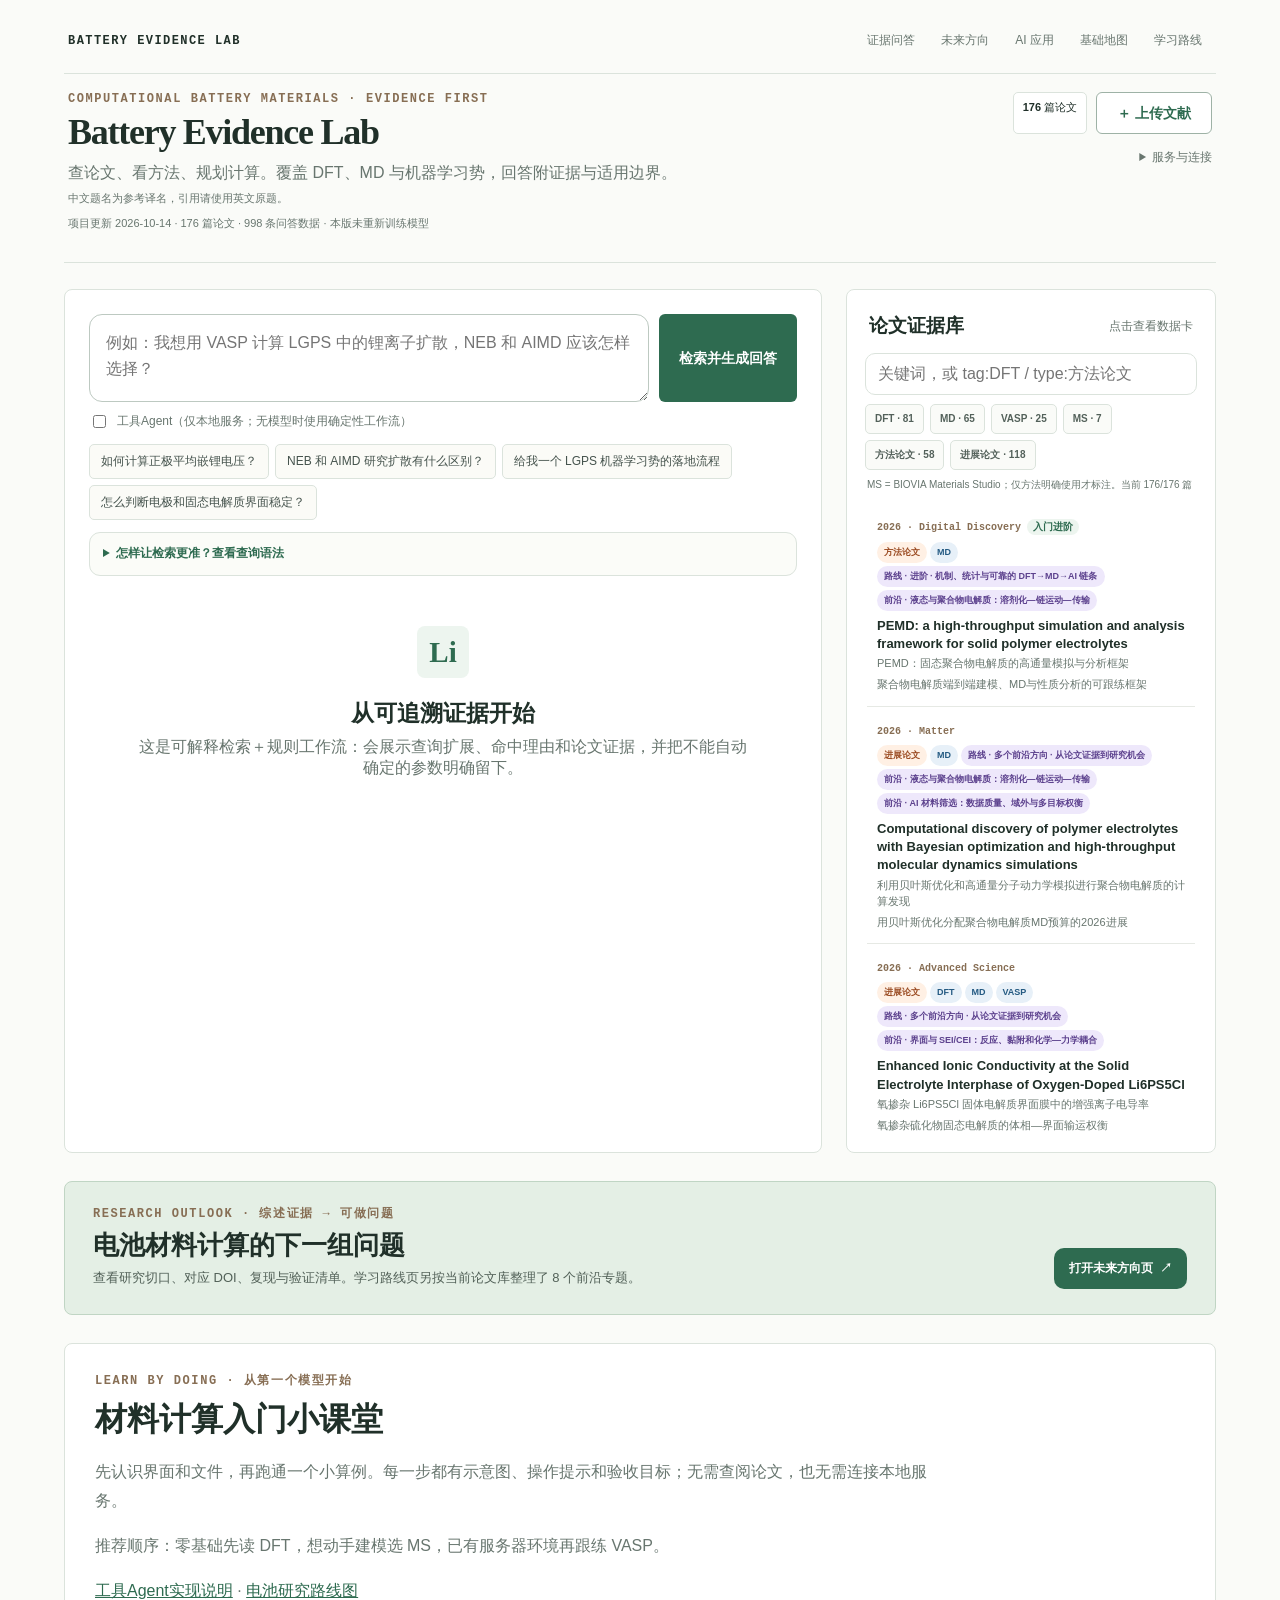
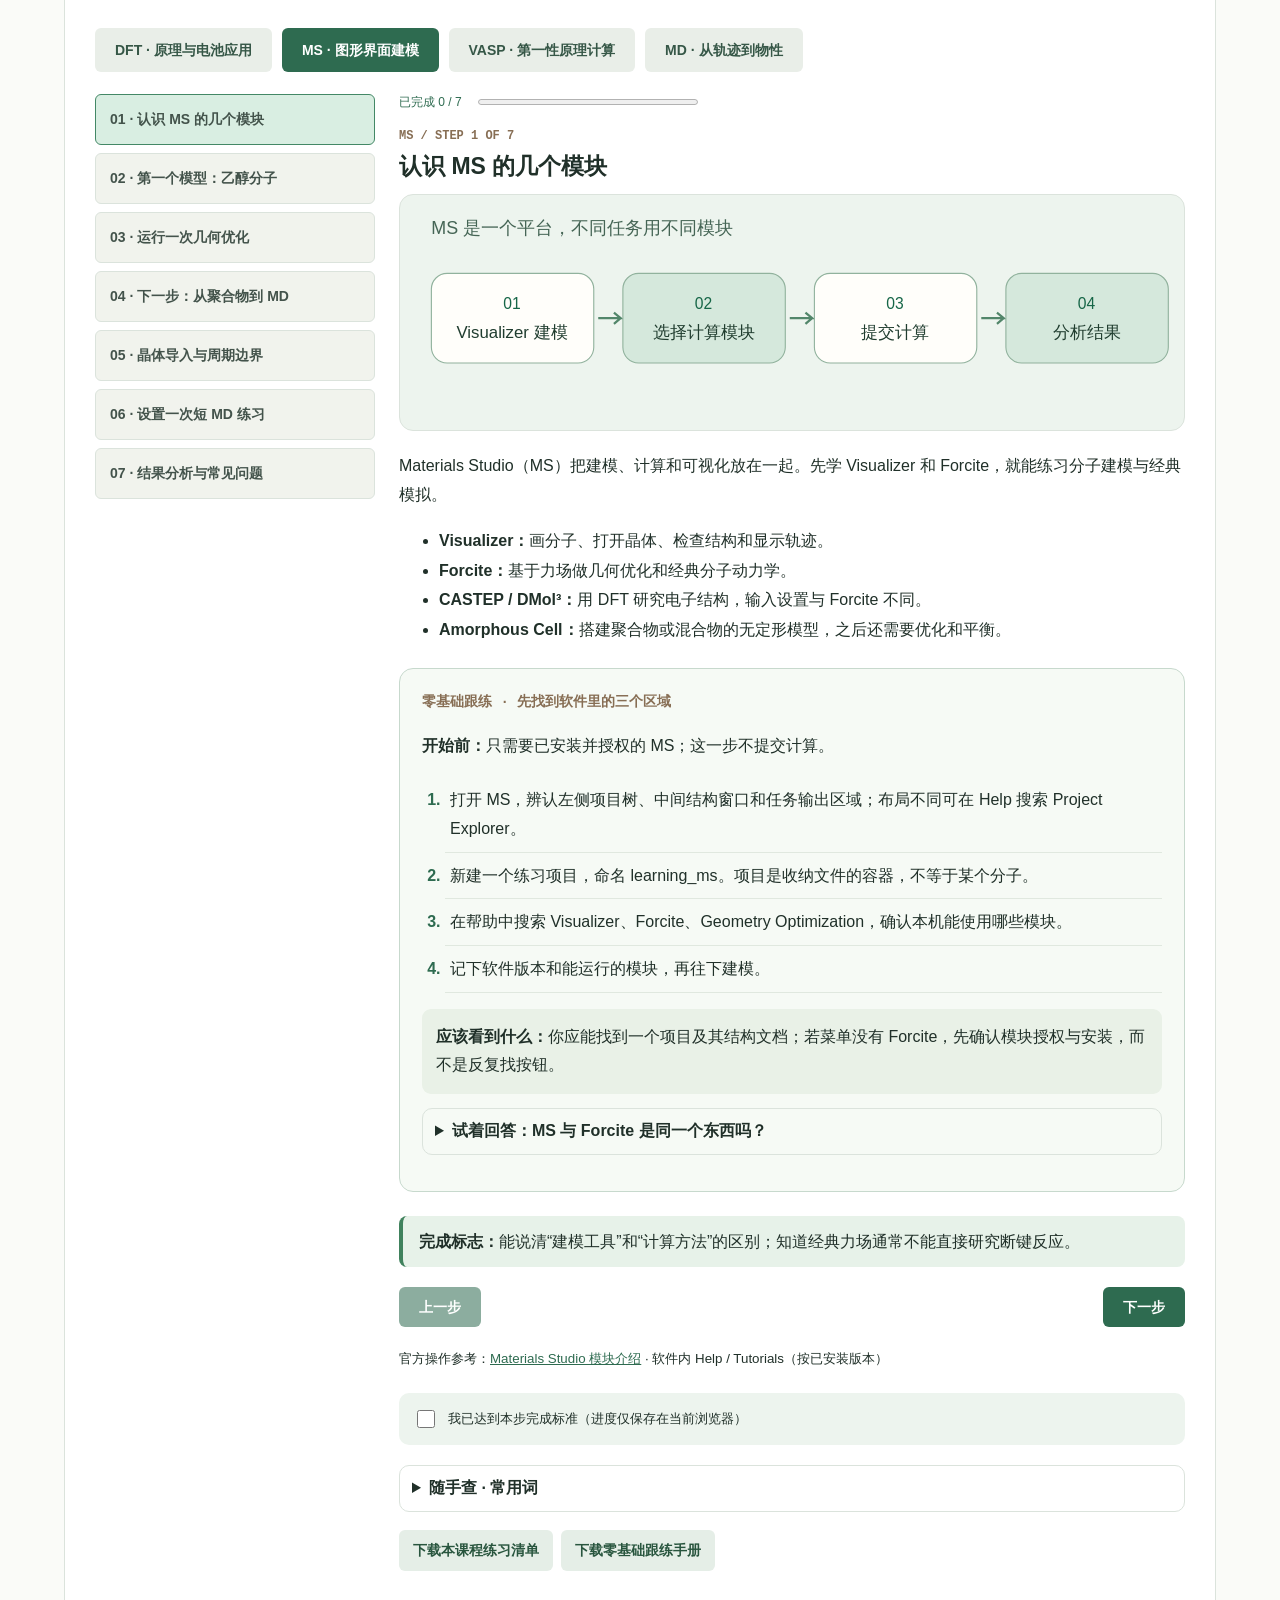
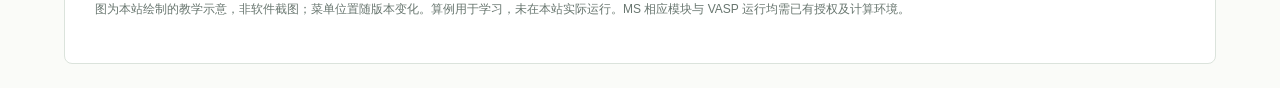
<file: docs/index.html>
<!doctype html>
<html lang="zh-CN">
<head>
  <meta charset="utf-8" />
  <meta name="viewport" content="width=device-width, initial-scale=1" />
  <title>Battery Evidence Lab</title>
  <style>
    :root {
      --ink: #172520; --muted: #67746f; --paper: #f6f4ee; --card: #fffefa;
      --line: #d9ded7; --green: #166647; --mint: #d9eee2; --orange: #c65f25;
      --shadow: 0 18px 48px rgba(28, 53, 43, .11);
    }
    * { box-sizing: border-box; }
    body { margin: 0; color: var(--ink); background: var(--paper); font-family: Inter, "Noto Sans SC", "Microsoft YaHei", sans-serif; }
    body::before { content: ""; position: fixed; inset: 0; pointer-events: none; opacity: .45; background-image: radial-gradient(#294e3e18 1px, transparent 1px); background-size: 22px 22px; }
    a { color: var(--green); }
    .shell { position: relative; max-width: 1420px; margin: 0 auto; padding: 34px; }
    header { display: flex; justify-content: space-between; align-items: end; gap: 24px; padding: 18px 4px 30px; border-bottom: 1px solid var(--line); }
    .eyebrow { color: var(--orange); font: 700 12px/1.2 ui-monospace, monospace; letter-spacing: .13em; text-transform: uppercase; }
    h1 { margin: 8px 0 7px; font: 680 clamp(31px, 4vw, 58px)/1.05 Georgia, "Noto Serif SC", serif; letter-spacing: -.035em; }
    .sub { color: var(--muted); max-width: 760px; line-height: 1.7; }
    .header-actions { display: grid; justify-items: end; gap: 12px; }
    .stats { display: flex; gap: 9px; flex-wrap: wrap; justify-content: flex-end; }
    .stat { padding: 8px 12px; background: var(--card); border: 1px solid var(--line); border-radius: 999px; font-size: 12px; white-space: nowrap; }
    .stat.connected { border-color: #65a784; background: #e9f7ee; color: #11563b; }
    .header-buttons { display: flex; gap: 9px; }
    .outline-btn { min-height: 42px; border: 1px solid #9eb2a6; background: #fff; color: var(--green); }
    main { display: grid; grid-template-columns: minmax(0, 1fr) 370px; gap: 24px; padding-top: 26px; }
    .panel { background: color-mix(in srgb, var(--card) 94%, transparent); border: 1px solid var(--line); border-radius: 18px; box-shadow: var(--shadow); }
    .workspace { padding: 24px; }
    .composer { display: grid; grid-template-columns: 1fr auto; gap: 10px; }
    textarea { width: 100%; min-height: 88px; resize: vertical; border: 1px solid #bdc9c1; border-radius: 13px; padding: 15px 16px; background: white; color: var(--ink); font: inherit; line-height: 1.6; outline: none; }
    textarea:focus { border-color: var(--green); box-shadow: 0 0 0 3px #16664718; }
    button { border: 0; border-radius: 12px; padding: 0 20px; background: var(--green); color: white; font: 700 14px/1 sans-serif; cursor: pointer; }
    button:hover { filter: brightness(.96); transform: translateY(-1px); }
    button:disabled { opacity: .55; cursor: wait; transform: none; }
    .examples { display: flex; flex-wrap: wrap; gap: 8px; margin: 13px 0 4px; }
    .chip { border: 1px solid var(--line); background: #fbfbf7; color: #45534d; border-radius: 999px; padding: 8px 11px; font-size: 12px; cursor: pointer; }
    .chip:hover { border-color: #91aa9b; color: var(--green); }
    .search-guide { margin: 12px 0 0; padding: 11px 13px; border: 1px solid var(--line); border-radius: 11px; background: #fbfcf8; color: var(--muted); font-size: 12px; line-height: 1.65; }
    .search-guide summary { color: var(--green); font-weight: 750; cursor: pointer; }
    .search-guide code { padding: 2px 5px; border-radius: 5px; background: #edf3ee; color: #294b3c; }
    .agent-toggle { display:flex; align-items:center; gap:8px; margin-top:10px; color:var(--muted); font-size:12px; }
    .agent-trace { margin-top:12px; padding:10px 12px; border:1px solid var(--line); border-radius:10px; background:#fbfcf8; font-size:11px; color:var(--muted); }
    .empty { min-height: 430px; display: grid; place-content: center; text-align: center; color: var(--muted); padding: 50px; }
    .empty .mark { margin: auto; width: 76px; height: 76px; display: grid; place-content: center; border-radius: 22px; background: var(--mint); color: var(--green); font: 700 29px Georgia, serif; transform: rotate(-4deg); }
    .empty h2 { color: var(--ink); margin: 20px 0 8px; font: 600 23px Georgia, "Noto Serif SC", serif; }
    .result { margin-top: 22px; border-top: 1px solid var(--line); padding-top: 20px; }
    .result h3 { font: 650 21px Georgia, "Noto Serif SC", serif; margin: 22px 0 10px; }
    .result p, .result li { line-height: 1.76; }
    .result ol, .result ul { padding-left: 23px; }
    .notice { padding: 11px 13px; border-left: 3px solid var(--orange); background: #fff3e9; color: #744324; border-radius: 5px 11px 11px 5px; font-size: 13px; line-height: 1.55; }
    .evidence-grid { display: grid; grid-template-columns: repeat(auto-fit, minmax(245px, 1fr)); gap: 10px; margin-top: 18px; }
    .e-card { padding: 15px; border: 1px solid var(--line); border-radius: 13px; background: #fff; }
    .e-card .year { font: 700 11px ui-monospace, monospace; color: var(--orange); }
    .e-card h4 { font-size: 14px; line-height: 1.42; margin: 7px 0; }
    .e-card p { font-size: 12px; color: var(--muted); line-height: 1.5; margin: 0; }
    .e-card .doi { display: inline-block; margin-top: 10px; font-size: 11px; }
    .paper-actions { display: flex; flex-wrap: wrap; gap: 7px; margin-top: 12px; }
    .paper-actions a, .paper-actions button { min-height: 34px; display: inline-flex; align-items: center; border-radius: 9px; padding: 0 11px; font: 700 11px/1 sans-serif; text-decoration: none; }
    .paper-actions .zotero { background: var(--green); color: white; }
    .paper-actions .local-pdf { background: #245a8d; color: white; }
    .paper-actions .wos { background: #edf0ec; color: var(--ink); border: 1px solid var(--line); }
    .paper-actions .doi-link { background: #fff4ea; color: #8c451e; border: 1px solid #ecd3c2; }
    aside { padding: 18px; height: max-content; position: sticky; top: 18px; max-height: calc(100vh - 36px); display: flex; flex-direction: column; }
    .aside-head { padding: 5px 4px 14px; display: flex; align-items: center; justify-content: space-between; }
    .aside-head h2 { font: 650 19px Georgia, "Noto Serif SC", serif; margin: 0; }
    .count { color: var(--muted); font-size: 12px; }
    #filter { width: 100%; padding: 11px 12px; border: 1px solid var(--line); border-radius: 10px; font: inherit; background: #fff; }
    .tag-filters { display: flex; flex-wrap: wrap; gap: 6px; margin-top: 9px; }
    .filter-chip { min-height: 30px; padding: 0 9px; border: 1px solid var(--line); border-radius: 999px; background: #fafbf8; color: #53615a; font: 700 10px/1 sans-serif; }
    .filter-chip:hover { border-color: #7ba18c; color: var(--green); }
    .filter-chip.active { background: var(--green); border-color: var(--green); color: white; }
    .filter-chip:disabled { opacity: .52; cursor: not-allowed; }
    .filter-note { margin: 8px 2px 0; color: var(--muted); font-size: 10px; line-height: 1.45; }
    .paper-list { overflow: auto; padding: 10px 2px 2px; }
    .paper { padding: 13px 10px; border-bottom: 1px solid #e6e9e4; cursor: pointer; }
    .paper:hover { background: #f1f7f2; border-radius: 10px; }
    .paper .meta { color: var(--orange); font: 700 10px ui-monospace, monospace; }
    .paper .level { display: inline-block; margin-left: 6px; padding: 3px 6px; border-radius: 999px; background: var(--mint); color: var(--green); font: 700 10px/1 sans-serif; }
    .paper h3 { font-size: 13px; line-height: 1.4; margin: 5px 0; }
    .paper p { margin: 0; color: var(--muted); font-size: 11px; line-height: 1.45; }
    .paper-tags { display: flex; flex-wrap: wrap; gap: 4px; margin: 7px 0 6px; }
    .paper-tag { display: inline-flex; align-items: center; min-height: 21px; padding: 0 7px; border-radius: 999px; background: #edf3ef; color: #315849; font: 750 9px/1 sans-serif; }
    .paper-tag.kind { background: #fff0e4; color: #9a4a21; }
    .paper-tag.method { background: #e7f0f8; color: #245a82; }
    .paper-tag.route { background: #eee8fb; color: #5d428e; text-decoration: none; }
    .modal { position: fixed; inset: 0; background: #102018b8; padding: 5vw; display: none; place-items: center; z-index: 10; }
    .modal.open { display: grid; }
    .modal-card { max-width: 850px; max-height: 85vh; overflow: auto; padding: 28px; background: var(--card); border-radius: 18px; box-shadow: 0 30px 100px #0006; }
    .modal-card.narrow { width: min(720px, 100%); }
    .modal-card h2 { font: 650 26px/1.3 Georgia, "Noto Serif SC", serif; }
    .close { float: right; background: #e9ede9; color: var(--ink); height: 36px; padding: 0 13px; }
    .upload-intro { color: var(--muted); line-height: 1.65; margin: 0 0 20px; }
    .connection-box { padding: 15px; margin-bottom: 18px; border: 1px solid var(--line); border-radius: 13px; background: #f1f6f2; }
    .connection-box h3, .upload-form h3 { margin: 0 0 12px; font: 650 17px Georgia, "Noto Serif SC", serif; }
    .form-grid { display: grid; grid-template-columns: repeat(2, minmax(0, 1fr)); gap: 13px; }
    .form-grid .wide { grid-column: 1 / -1; }
    .field { display: grid; gap: 6px; color: #435149; font-size: 13px; font-weight: 650; }
    .field input { width: 100%; min-height: 43px; padding: 10px 11px; border: 1px solid #bdc9c1; border-radius: 9px; background: #fff; color: var(--ink); font: 500 14px/1.4 inherit; }
    .field input:focus { outline: none; border-color: var(--green); box-shadow: 0 0 0 3px #16664718; }
    .field small { color: var(--muted); font-weight: 400; line-height: 1.5; }
    .connection-actions, .upload-actions { display: flex; align-items: center; gap: 10px; flex-wrap: wrap; margin-top: 12px; }
    .connection-actions button, .upload-actions button { min-height: 42px; }
    .service-message { color: var(--muted); font-size: 13px; line-height: 1.45; }
    .service-message.good { color: var(--green); font-weight: 700; }
    .service-message.bad { color: #a23e2a; font-weight: 700; }
    .upload-result { display: none; margin-top: 16px; padding: 14px; border-radius: 11px; background: #eef6f0; line-height: 1.65; }
    .upload-result.show { display: block; }
    .tag { display: inline-block; margin: 4px 4px 0 0; padding: 5px 8px; background: var(--mint); color: var(--green); border-radius: 999px; font-size: 11px; }
    .relation { font: 12px/1.5 ui-monospace, monospace; padding: 8px 10px; background: #f1f3ef; margin: 6px 0; border-radius: 8px; }
    @media (max-width: 950px) { main { grid-template-columns: 1fr; } aside { position: static; max-height: none; } .paper-list { max-height: 480px; } }
    @media (max-width: 620px) { .shell { padding: 18px; } header { align-items: start; flex-direction: column; } .header-actions { justify-items: start; } .stats { justify-content: flex-start; } .composer, .form-grid { grid-template-columns: 1fr; } .form-grid .wide { grid-column: auto; } button { min-height: 48px; } .workspace { padding: 17px; } }
    .site-nav { display: flex; align-items: center; justify-content: space-between; gap: 18px; padding: 0 4px 16px; border-bottom: 1px solid var(--line); }
    .site-nav .brand { color: var(--ink); font: 700 12px/1 ui-monospace, monospace; letter-spacing: .12em; text-transform: uppercase; text-decoration: none; }
    .site-nav-links { display: flex; gap: 6px; flex-wrap: wrap; justify-content: flex-end; }
    .site-nav-links a { padding: 8px 10px; border-radius: 999px; color: var(--muted); font-size: 12px; text-decoration: none; }
    .site-nav-links a:hover, .site-nav-links a:focus-visible { background: var(--mint); color: var(--green); outline: none; }
    .hero-note { display: inline-flex; align-items: center; gap: 8px; margin-top: 17px; color: var(--green); font-size: 12px; font-weight: 700; }
    .hero-note::before { content: ""; width: 7px; height: 7px; border-radius: 50%; background: var(--orange); box-shadow: 0 0 0 4px #c65f2520; }
    .future-section { margin-top: 28px; padding: 34px; background: #18382e; color: #edf7ef; border: 1px solid #2c5c49; border-radius: 20px; box-shadow: 0 22px 58px rgba(28, 53, 43, .16); }
    .future-section .eyebrow { color: #e6ad70; }
    .future-section h2 { max-width: 760px; margin: 10px 0 12px; color: #fff; font: 650 clamp(27px, 3vw, 43px)/1.15 Georgia, "Noto Serif SC", serif; letter-spacing: -.025em; }
    .future-lede { max-width: 850px; margin: 0; color: #c7ded0; line-height: 1.8; }
    .future-meta { display: flex; gap: 9px; flex-wrap: wrap; margin: 20px 0 24px; }
    .future-meta span { padding: 7px 10px; border: 1px solid #527866; border-radius: 999px; color: #d3e8d8; font-size: 11px; }
    .future-grid { display: grid; grid-template-columns: repeat(2, minmax(0, 1fr)); gap: 13px; }
    .future-card { display: flex; flex-direction: column; min-height: 220px; padding: 20px; background: #f7fbf4; color: var(--ink); border-radius: 15px; }
    .future-card.featured { grid-column: 1 / -1; background: #e5f1e5; }
    .future-card .future-index { color: var(--orange); font: 700 11px ui-monospace, monospace; letter-spacing: .08em; }
    .future-card h3 { margin: 7px 0 8px; font: 650 19px/1.3 Georgia, "Noto Serif SC", serif; }
    .future-card p { margin: 0; color: #526158; font-size: 13px; line-height: 1.7; }
    .future-card .future-question { margin-top: 13px; padding-top: 12px; border-top: 1px solid #cadbc9; color: #244f3d; font-size: 12px; line-height: 1.6; }
    .future-card .future-question strong { color: var(--green); }
    .future-card .future-links { display: flex; gap: 6px; flex-wrap: wrap; margin-top: auto; padding-top: 16px; }
    .future-links a { display: inline-flex; padding: 6px 8px; border-radius: 7px; background: #d9e9da; color: #1b5b41; font-size: 10px; font-weight: 750; text-decoration: none; }
    .future-links a:hover { background: #c5dec9; }
    .future-bottom { display: flex; align-items: center; justify-content: space-between; gap: 16px; margin-top: 21px; color: #b8d1c0; font-size: 11px; line-height: 1.6; }
    .future-bottom a { color: #f0c487; }
    .future-teaser { display: flex; align-items: end; justify-content: space-between; gap: 24px; margin-top: 28px; padding: 25px 28px; background: #e4efe5; border: 1px solid #c0d5c4; border-radius: 17px; }
    .future-teaser h2 { margin: 8px 0 6px; color: var(--ink); font: 650 26px/1.2 Georgia, "Noto Serif SC", serif; }
    .future-teaser p { max-width: 760px; margin: 0; color: #526158; font-size: 13px; line-height: 1.7; }
    .future-teaser-link { flex: 0 0 auto; display: inline-flex; align-items: center; gap: 7px; padding: 12px 15px; border-radius: 10px; background: var(--green); color: white; font-size: 12px; font-weight: 750; text-decoration: none; }
    .future-teaser-link:hover { background: #0f5438; }
    @media (max-width: 720px) { .site-nav { align-items: flex-start; flex-direction: column; } .site-nav-links { justify-content: flex-start; } .future-section { padding: 22px 18px; } .future-grid { grid-template-columns: 1fr; } .future-card.featured { grid-column: auto; } .future-bottom { align-items: flex-start; flex-direction: column; } .future-teaser { align-items: flex-start; flex-direction: column; padding: 21px 18px; } }
  </style>
  <link rel="stylesheet" href="./tutorials.css" />
  <link rel="stylesheet" href="./lab-ui.css" />
  <script src="./lab-ui.js"></script>
<style data-lab-ui-inline>/* Shared quiet visual baseline. Pages keep their existing structure/content. */
:root {
  --paper: #fafbf8;
  --ink: #203029;
  --muted: #68766f;
  --card: #ffffff;
  --line: #dbe3dc;
  --green: #2e6b50;
  --mint: #edf5ef;
  --orange: #876e54;
  --shadow: none;
}
body { background: var(--paper) !important; color: var(--ink) !important; }
body::before { display: none !important; }
.shell { max-width: 1200px !important; padding: 24px !important; }
.panel, .card, .topic, .resource, .paper-card, .e-card, .future-section,
.band, .code-section, .tutorials, .future-teaser, .modal-card { box-shadow: none !important; }
.panel, .card, .topic, .resource, .paper-card, .e-card, .code-section,
.tutorials, .future-teaser { border-radius: 8px !important; }
.future-section, .band { border-radius: 8px !important; background: #f0f5f0 !important; color: var(--ink) !important; border-color: var(--line) !important; }
.future-section h1, .future-section h2, .band h2, .future-section .eyebrow { color: var(--green) !important; }
.future-lede, .band p { color: var(--muted) !important; }
.future-card, .step { border: 1px solid var(--line); border-radius: 7px !important; background: #fff !important; }
.future-card.featured { background: #f4f8f4 !important; }
.future-card p, .step p { color: var(--muted) !important; }
.site-nav-links a, .filter-chip, .chip { border-radius: 5px !important; }
button { border-radius: 6px !important; }
.stat, .future-meta span, .meta span { border-radius: 5px !important; }
.future-meta span { color: var(--muted) !important; border-color: var(--line) !important; }
.future-bottom { color: var(--muted) !important; }
.future-bottom a { color: var(--green) !important; }
.roadmap, .roadmap-item { border-radius: 8px !important; }
.notice { background: #f3f7f3 !important; border-left-color: var(--green) !important; color: #52655b !important; }
.paper-title-zh { display: block; margin-top: 3px; color: var(--muted); font-size: .86em; font-weight: 400; line-height: 1.45; }
.paper-title-en { display: block; }
.paper-title-zh { font-size: 11px; }
.project-progress { margin: 10px 0 0; color: var(--muted); font-size: 11px; line-height: 1.45; }
.title-map-notice { margin: 5px 0 0; color: var(--muted); font-size: 11px; }
header h1 { font-size: clamp(28px, 4vw, 36px) !important; }
.future-section h1 { font-size: clamp(28px, 4vw, 36px) !important; }
header { align-items: flex-start !important; }
.service-details { max-width: 330px; color: var(--muted); font-size: 12px; text-align: right; }
.service-details summary { cursor: pointer; padding: 3px 0; }
.service-details .stats { margin-top: 10px; gap: 6px; }
.stat { font-size: 11px !important; padding: 7px 9px !important; }
.workspace .empty { min-height: 240px !important; }
.workspace .empty .mark { transform: none !important; width: 52px !important; height: 52px !important; border-radius: 8px !important; }
.examples { gap: 6px; }
.agent-trace { max-height: 120px; overflow: auto; }
.paper-tags { gap: 3px; }
.scope-note { margin-top: 14px; color: var(--muted); font-size: 12px; }
.scope-note summary { cursor: pointer; }
.route-shortcuts { margin: 14px 0 0; padding: 12px 14px; border: 1px solid var(--line); background: #fff; border-radius: 8px; font-size: 12px; }
.route-shortcuts summary { cursor: pointer; color: var(--green); }
.route-shortcuts p { color: var(--muted); line-height: 1.6; }
.route-shortcuts .links { display: flex; flex-wrap: wrap; gap: 9px 16px; }
@media (max-width: 700px) { .shell { padding: 16px !important; } }
</style></head>
<body>
  <div class="shell">
    <nav class="site-nav" aria-label="页面导航">
      <a class="brand" href="#top">Battery Evidence Lab</a>
      <div class="site-nav-links">
        <a href="#research-question">证据问答</a>
        <a href="#future-directions">未来方向</a>
        <a href="./ai-battery-applications.html">AI 应用</a>
        <a href="./foundations.html">基础地图</a>
        <a href="./learning-route.html">学习路线</a>
      </div>
    </nav>
    <header id="top">
      <div>
        <div class="eyebrow">Computational Battery Materials · Evidence First</div>
        <h1>Battery Evidence Lab</h1>
        <div class="sub">查论文、看方法、规划计算。覆盖 DFT、MD 与机器学习势，回答附证据与适用边界。</div>
        <p class="title-map-notice">中文题名为参考译名，引用请使用英文原题。</p>
        <p class="project-progress" data-project-progress>项目更新 2026-10-14 · 176 篇论文 · 998 条问答数据 · 本版未重新训练模型</p>
      </div>
      <div class="header-actions">
        <div class="header-buttons">
          <span class="stat"><b id="paperCount">—</b> 篇论文</span>
          <button class="outline-btn" id="openUpload" type="button">＋ 上传文献</button>
        </div>
        <details class="service-details"><summary>服务与连接</summary><div class="stats">
          <span class="stat" id="starterStat">方法路线 · 检测中</span>
          <span class="stat" id="zoteroStat">Zotero 深链 · 检测中</span>
          <span class="stat" id="apiStat">本地服务 · 未连接</span>
          <span class="stat" id="ragStat">RAG · 未配置</span>
        </div></details>
      </div>
    </header>

    <main>
      <section id="research-question" class="panel workspace">
        <div class="composer">
          <textarea id="question" placeholder="例如：我想用 VASP 计算 LGPS 中的锂离子扩散，NEB 和 AIMD 应该怎样选择？"></textarea>
          <button id="ask">检索并生成回答</button>
        </div>
        <label class="agent-toggle"><input id="toolAgent" type="checkbox" /> 工具Agent（仅本地服务；无模型时使用确定性工作流）</label>
        <div class="examples">
          <span class="chip">如何计算正极平均嵌锂电压？</span>
          <span class="chip">NEB 和 AIMD 研究扩散有什么区别？</span>
          <span class="chip">给我一个 LGPS 机器学习势的落地流程</span>
          <span class="chip">怎么判断电极和固态电解质界面稳定？</span>
        </div>
        <details class="search-guide">
          <summary>怎样让检索更准？查看查询语法</summary>
          按“材料＋任务＋方法＋输出量”提问，例如 <code>LGPS + 锂扩散 + AIMD + 扩散系数</code>。可加
          <code>tag:DFT</code>、<code>tag:MD</code>、<code>tag:VASP</code>、<code>tag:MS</code>，以及
          <code>type:方法论文</code> 或 <code>type:进展论文</code>。系统会显示查询扩展和每篇论文的命中理由。
        </details>
        <div id="answer" class="empty">
          <div class="mark">Li</div>
          <h2>从可追溯证据开始</h2>
          <div>这是可解释检索＋规则工作流：会展示查询扩展、命中理由和论文证据，并把不能自动确定的参数明确留下。</div>
        </div>
      </section>

      <aside class="panel">
        <div class="aside-head"><h2>论文证据库</h2><span class="count">点击查看数据卡</span></div>
        <input id="filter" placeholder="关键词，或 tag:DFT / type:方法论文" />
        <div id="tagFilters" class="tag-filters">
          <button class="filter-chip" type="button" data-tag="DFT">DFT</button>
          <button class="filter-chip" type="button" data-tag="MD">MD</button>
          <button class="filter-chip" type="button" data-tag="VASP">VASP</button>
          <button class="filter-chip" type="button" data-tag="MS">MS</button>
          <button class="filter-chip" type="button" data-tag="方法论文">方法论文</button>
          <button class="filter-chip" type="button" data-tag="进展论文">进展论文</button>
        </div>
        <div class="filter-note">MS = BIOVIA Materials Studio；仅方法明确使用才标注。<span id="listCount"></span></div>
        <div id="paperList" class="paper-list"></div>
      </aside>
    </main>
    <section id="future-directions" class="future-teaser" aria-labelledby="futureTitle">
      <div>
        <div class="eyebrow">RESEARCH OUTLOOK · 综述证据 → 可做问题</div>
        <h2 id="futureTitle">电池材料计算的下一组问题</h2>
        <p>查看研究切口、对应 DOI、复现与验证清单。学习路线页另按当前论文库整理了 8 个前沿专题。</p>
      </div>
      <a class="future-teaser-link" href="./future-directions.html">打开未来方向页 <span aria-hidden="true">↗</span></a>
    </section>
    <section id="tutorials" class="panel tutorials" aria-labelledby="tutorialTitle">
      <div class="eyebrow">LEARN BY DOING · 从第一个模型开始</div>
      <h2 id="tutorialTitle">材料计算入门小课堂</h2>
      <p class="tutorial-intro">先认识界面和文件，再跑通一个小算例。每一步都有示意图、操作提示和验收目标；无需查阅论文，也无需连接本地服务。</p>
      <p class="tutorial-intro">推荐顺序：零基础先读 DFT，想动手建模选 MS，已有服务器环境再跟练 VASP。</p>
      <p class="tutorial-intro"><a href="./guides/AGENT_IMPLEMENTATION_GUIDE.md">工具Agent实现说明</a> · <a href="./guides/BATTERY_RESEARCH_ROADMAP_20260918.md">电池研究路线图</a></p>
      <div class="tutorial-switch" role="group" aria-label="选择教程"><button type="button" data-course="dft" aria-pressed="false">DFT · 原理与电池应用</button><button type="button" data-course="ms" aria-pressed="true">MS · 图形界面建模</button><button type="button" data-course="vasp" aria-pressed="false">VASP · 第一性原理计算</button><button type="button" data-course="md" aria-pressed="false">MD · 从轨迹到物性</button></div>
      <div id="tutorialContent"></div>
      <p class="tutorial-footnote">图为本站绘制的教学示意，非软件截图；菜单位置随版本变化。算例用于学习，未在本站实际运行。MS 相应模块与 VASP 运行均需已有授权及计算环境。</p>
    </section>
  </div>

  <div id="modal" class="modal" aria-hidden="true">
    <div class="modal-card">
      <button class="close" id="close">关闭</button>
      <div id="detail"></div>
    </div>
  </div>

  <div id="uploadModal" class="modal" aria-hidden="true">
    <div class="modal-card narrow">
      <button class="close" id="closeUpload" type="button">关闭</button>
      <h2>上传文献到本地证据库</h2>
      <p class="upload-intro">PDF 会发送到你自己启动的本地服务，完成格式校验、元数据识别、全文索引和关键词提取。GitHub 仓库与公开静态页面不会保存 PDF。</p>
      <div class="connection-box">
        <h3>连接本地服务</h3>
        <div class="form-grid">
          <label class="field wide">HTTPS 服务地址
            <input id="apiBase" type="url" placeholder="https://随机名称.trycloudflare.com" autocomplete="url" />
            <small>本机直接打开 127.0.0.1 页面时可留空；从 GitHub Pages 使用时填写隧道地址。</small>
          </label>
          <label class="field wide">本次访问密钥
            <input id="apiToken" type="password" placeholder="启动共享服务时显示的临时密钥" autocomplete="off" />
            <small>仅保存在当前浏览器标签页，关闭标签页后自动清除。</small>
          </label>
        </div>
        <div class="connection-actions">
          <button id="testApi" type="button">测试连接</button>
          <span id="serviceMessage" class="service-message">尚未测试</span>
        </div>
      </div>
      <form id="uploadForm" class="upload-form">
        <h3>论文信息</h3>
        <div class="form-grid">
          <label class="field wide">PDF 文件
            <input id="paperFile" name="file" type="file" accept="application/pdf,.pdf" required />
          </label>
          <label class="field wide">标题（可选）
            <input name="title" placeholder="留空时尝试从 PDF 元数据或首页识别" />
          </label>
          <label class="field">DOI（可选）
            <input name="doi" placeholder="10.xxxx/xxxxx" />
          </label>
          <label class="field">年份（可选）
            <input name="year" inputmode="numeric" placeholder="2025" />
          </label>
          <label class="field">期刊（可选）
            <input name="journal" placeholder="Journal name" />
          </label>
          <label class="field">作者（可选）
            <input name="authors" placeholder="作者之间使用分号" />
          </label>
        </div>
        <div class="upload-actions">
          <button id="submitUpload" type="submit">上传、校验并加入库</button>
          <span class="service-message">单个 PDF 最大 50 MiB</span>
        </div>
        <div id="uploadResult" class="upload-result" aria-live="polite"></div>
      </form>
    </div>
  </div>

  <script src="./dft_lessons.js"></script>
  <script src="./beginner_lessons.js"></script>
  <script src="./md_lessons.js"></script>
  <script src="./tutorials.js"></script>
  <script src="./browser_agent.js"></script>
  <script>
    const staticMode = location.protocol === "file:" || location.hostname.endsWith("github.io");
    const localMode = ['127.0.0.1', 'localhost', '::1'].includes(location.hostname);
    const readStorage = (store, key) => { try { return store.getItem(key) || ''; } catch (_) { return ''; } };
    const state = {
      papers: [], zotero: {}, literature: {}, methods: {}, paperTags: {}, searchConfig: {}, learningRoute: null, activeTag: '',
      apiBase: readStorage(localStorage, 'battery-agent-api-base'),
      apiToken: readStorage(sessionStorage, 'battery-agent-api-token'),
      backendConnected: false
    };
    const normalizeApiBase = value => String(value || '').trim().replace(/\/+$/, '');
    function saveConnection() {
      state.apiBase = normalizeApiBase(document.querySelector('#apiBase').value);
      state.apiToken = document.querySelector('#apiToken').value.trim();
      try { localStorage.setItem('battery-agent-api-base', state.apiBase); } catch (_) {}
      try { sessionStorage.setItem('battery-agent-api-token', state.apiToken); } catch (_) {}
    }
    function hasBackend() { return localMode || Boolean(state.apiBase); }
    function apiUrl(path) { return localMode ? path : `${state.apiBase}${path}`; }
    function apiHeaders(extra={}) {
      const headers = {...extra};
      if (state.apiToken) headers.Authorization = `Bearer ${state.apiToken}`;
      return headers;
    }
    async function apiFetch(path, options={}) {
      if (!hasBackend()) throw new Error('尚未填写本地服务地址。');
      const response = await fetch(apiUrl(path), {...options, headers: apiHeaders(options.headers || {})});
      if (!response.ok) {
        let message = `服务返回 HTTP ${response.status}`;
        try { message = (await response.json()).error || message; } catch (_) {}
        throw new Error(message);
      }
      return response;
    }
    const escapeHtml = value => String(value ?? '').replace(/[&<>'"]/g, ch => ({'&':'&amp;','<':'&lt;','>':'&gt;',"'":'&#39;','"':'&quot;'}[ch]));
    const inline = text => escapeHtml(text)
      .replace(/\*\*(.*?)\*\*/g, '<strong>$1</strong>')
      .replace(/\*(.*?)\*/g, '<em>$1</em>')
      .replace(/\[([^\]]+)\]\(((?:https?:\/\/|\/)[^)]+)\)/g, '<a href="$2" target="_blank" rel="noreferrer">$1</a>');
    function markdown(text) {
      const lines = text.split('\n'); let html = '', list = null;
      const close = () => { if (list) { html += `</${list}>`; list = null; } };
      for (const raw of lines) {
        const line = raw.trim();
        if (!line) { close(); continue; }
        if (line.startsWith('### ')) { close(); html += `<h3>${inline(line.slice(4))}</h3>`; continue; }
        const ordered = line.match(/^\d+\.\s+(.*)$/);
        if (ordered) { if (list !== 'ol') { close(); list='ol'; html += '<ol>'; } html += `<li>${inline(ordered[1])}</li>`; continue; }
        if (line.startsWith('- ')) { if (list !== 'ul') { close(); list='ul'; html += '<ul>'; } html += `<li>${inline(line.slice(2))}</li>`; continue; }
        close(); html += `<p>${inline(line)}</p>`;
      }
      close(); return html;
    }
    function zoteroRecord(p) { return state.zotero[(p.doi || '').toLowerCase()] || null; }
    function linkButtons(p) {
      const record = zoteroRecord(p);
      const localRecord = state.literature[p.id] || {};
      const localPdf = localMode && localRecord.status === 'downloaded'
        ? `<a class="local-pdf" target="_blank" rel="noreferrer" href="/local-pdf/${encodeURIComponent(p.id)}.pdf">打开本地 PDF${localRecord.pages ? ` · ${localRecord.pages}页` : ''}</a>`
        : '';
      const zotero = record?.attachment_key
        ? `<a class="zotero" href="zotero://open-pdf/library/items/${encodeURIComponent(record.attachment_key)}">在 Zotero 打开原文</a>`
        : record?.item_key
          ? `<a class="zotero" href="zotero://select/library/items/${encodeURIComponent(record.item_key)}">在 Zotero 查看条目</a>`
          : '';
      const wosLabel = record?.attachment_key ? 'WOS 备用入口' : record?.item_key ? 'WOS 补全文' : 'WOS 查找全文';
      const wos = p.wos_uid
        ? `<a class="wos" target="_blank" rel="noreferrer" href="https://www.webofscience.com/wos/woscc/full-record/${encodeURIComponent(p.wos_uid)}">${wosLabel}</a>`
        : p.doi
          ? `<button class="wos" onclick="openWos('${escapeHtml(p.doi)}')">${wosLabel}</button>`
          : `<span class="wos">待补 DOI / WOS</span>`;
      const doi = p.doi ? `<a class="doi-link" target="_blank" rel="noreferrer" href="https://doi.org/${encodeURIComponent(p.doi)}">出版社 / DOI</a>` : '';
      return `<div class="paper-actions">${localPdf}${zotero}${wos}${doi}</div>`;
    }
    async function openWos(doi) {
      try { await navigator.clipboard.writeText(doi); } catch (_) {}
      window.open('https://www.webofscience.com/wos/woscc/basic-search', '_blank', 'noopener');
      alert(`DOI 已复制：${doi}\n请在 WOS 基本检索中选择“DOI”字段后粘贴。`);
    }
    window.openWos = openWos;
    function paperTagPills(p) {
      const ordinary = (p.display_tags || []).map(tag => {
        const kind = ['方法论文','进展论文','综述'].includes(tag) ? 'kind' : 'method';
        return `<span class="paper-tag ${kind}">${escapeHtml(tag)}</span>`;
      }).join('');
      const routeMap = state.learningRoute?.papers?.[p.id];
      if (!routeMap) return ordinary;
      const stage = state.learningRoute.stages?.find(item => item.id === routeMap.stage);
      const stagePill = stage
        ? `<a class="paper-tag route" href="./learning-route.html#stage-${encodeURIComponent(stage.id)}">路线 · ${escapeHtml(stage.label)}</a>`
        : '';
      const frontierPills = (routeMap.frontiers || []).map(frontierId => {
        const frontier = (state.learningRoute.frontiers || []).find(item => item.id === frontierId);
        return frontier ? `<a class="paper-tag route" href="./learning-route.html#frontier-${encodeURIComponent(frontier.id)}">前沿 · ${escapeHtml(frontier.label)}</a>` : '';
      }).join('');
      return ordinary + stagePill + frontierPills;
    }
    function paperCard(p) {
      const titleHtml = window.LabUI?.paperTitleHtml ? window.LabUI.paperTitleHtml(p, p.title || p.role) : `<span class="paper-title-en">${escapeHtml(p.title || p.role)}</span>`;
      return `<article class="e-card" data-paper-id="${escapeHtml(p.id)}"><span class="year">${p.year} · ${escapeHtml(p.journal)}</span><div class="paper-tags">${paperTagPills(p)}</div><h4>${titleHtml}</h4><p>${escapeHtml(p.role)} · ${escapeHtml(p.summary)}</p>${linkButtons(p)}</article>`;
    }
    function renderList(filter='') {
      const typed = String(filter || '').trim();
      const activeFilter = state.activeTag
        ? `${['方法论文','进展论文'].includes(state.activeTag) ? 'type' : 'tag'}:${state.activeTag}`
        : '';
      const query = [typed, activeFilter].filter(Boolean).join(' ');
      const papers = query
        ? window.BatteryBrowserAgent.searchDetailed(query, state.papers, state.papers.length, state.searchConfig).results
        : state.papers;
      document.querySelector('#paperList').innerHTML = papers.map(p => { const titleHtml = window.LabUI?.paperTitleHtml ? window.LabUI.paperTitleHtml(p) : `<span class="paper-title-en">${escapeHtml(p.title)}</span>`; return `<div class="paper" data-id="${escapeHtml(p.id)}"><span class="meta">${p.year} · ${escapeHtml(p.journal)}</span>${p.difficulty ? `<span class="level">${escapeHtml(p.difficulty)}</span>` : ''}<div class="paper-tags">${paperTagPills(p)}</div><h3>${titleHtml}</h3><p>${escapeHtml(p.role)}</p></div>`; }).join('') || '<div class="notice">没有满足当前关键词和标签的论文。</div>';
      document.querySelector('#listCount').textContent = `当前 ${papers.length}/${state.papers.length} 篇`;
      document.querySelectorAll('.paper').forEach(el => el.onclick = () => showPaper(el.dataset.id));
    }
    function showPaper(id) {
      const p = state.papers.find(item => item.id === id); if (!p) return;
      state.openPaperId = id;
      const authorNames = p.authors || [];
      const authorLine = authorNames.length > 12
        ? `${authorNames.slice(0, 12).join('；')}；等（共 ${authorNames.length} 位，完整名单见出版社页面）`
        : authorNames.join('；');
      const tags = [...(p.display_tags || []), ...(p.tags_zh || []), ...(p.methods || [])].map(t => `<span class="tag">${escapeHtml(t)}</span>`).join('');
      const evidence = (p.evidence || []).map(e => `<li>${escapeHtml(e.claim)} <small>（${escapeHtml(e.basis)}；${escapeHtml(e.strength)}）</small></li>`).join('');
      const relations = (p.relations || []).map(r => `<div class="relation">${escapeHtml(r.source)} —[${escapeHtml(r.relation)}]→ ${escapeHtml(r.target)}</div>`).join('');
      const protocolSteps = (p.protocol_steps || []).map(step => `<li>${escapeHtml(step)}</li>`).join('');
      const protocolBlock = protocolSteps
        ? `<h3>建议复现步骤</h3><ol>${protocolSteps}</ol><div class="notice">这些步骤是基于论文范围整理的方法路线，不替代原文、补充信息、软件手册和你自己的收敛测试。</div>`
        : '';
      const resources = (p.resources || []).filter(r => {
        try { return new URL(r.url).protocol === 'https:'; } catch (_) { return false; }
      }).map(r => `<li><a target="_blank" rel="noopener noreferrer" href="${escapeHtml(r.url)}">${escapeHtml(r.label)}</a></li>`).join('');
      const learningBlock = `${p.scope_note ? `<h3>适用范围与迁移边界</h3><p>${escapeHtml(p.scope_note)}</p>` : ''}${resources ? `<h3>代码、数据与复现入口</h3><ul>${resources}</ul>` : ''}`;
      const local = state.literature[p.id] || {};
      const localStatus = local.status === 'downloaded' ? `本地全文：已下载${local.pages ? `，${local.pages}页` : ''}${local.text_chunks ? `，${local.text_chunks}个检索片段` : ''}` : '本地全文：尚未下载';
      const methodRecord = state.methods[p.id] || {};
      const methods = (methodRecord.evidence || []).slice(0, 12).map(item => {
        const locator = localMode && local.status === 'downloaded'
          ? `<a target="_blank" rel="noreferrer" href="${escapeHtml(item.local_pdf_url)}">PDF p.${item.page}</a>`
          : `p.${item.page}`;
        return `<li><strong>${escapeHtml(item.label_zh)}</strong> · ${locator} · <code>${escapeHtml(item.signal)}</code></li>`;
      }).join('');
      const methodBlock = methods
        ? `<h3>自动方法证据（待人工核对）</h3><ul>${methods}</ul><div class="notice">这里只显示前 12 条定位信号。用于 INCAR、KPOINTS、分子动力学设置、论文或汇报前，必须回到标注页核对上下文。</div>`
        : `<h3>自动方法证据（待人工核对）</h3><p>当前没有可显示的本地正文方法信号。</p>`;
      const verification = p.wos_uid ? `WOS：${p.wos_uid}` : `书目核验：${p.verification?.doi || '待核验'}；WOS：${p.verification?.wos || '未记录'}`;
      const titleHtml = window.LabUI?.paperTitleHtml ? window.LabUI.paperTitleHtml(p) : `<span class="paper-title-en">${escapeHtml(p.title)}</span>`;
      document.querySelector('#detail').innerHTML = `<div class="eyebrow">${p.year} · ${escapeHtml(p.journal)} · ${escapeHtml(p.document_type)}${p.difficulty ? ` · ${escapeHtml(p.difficulty)}` : ''}</div><h2>${titleHtml}</h2><p>${escapeHtml(authorLine)}</p><p>${escapeHtml(p.summary)}</p><div>${tags}</div>${linkButtons(p)}${learningBlock}${protocolBlock}<h3>已抽取证据</h3><ul>${evidence}</ul><h3>知识关系</h3>${relations}${methodBlock}<div class="notice">${escapeHtml(verification)}；${escapeHtml(localStatus)}。论文级证据与全文自动命中仍需回到原文人工核对。</div>`;
      document.querySelector('#modal').classList.add('open');
    }
    async function ask() {
      const question = document.querySelector('#question').value.trim(); if (!question) return;
      const btn = document.querySelector('#ask'); btn.disabled = true; btn.textContent = '检索中…';
      const target = document.querySelector('#answer'); target.className = 'result'; target.innerHTML = '<p>正在组织证据和计算检查项…</p>';
      try {
        let data;
        try {
          const endpoint = document.querySelector('#toolAgent').checked ? '/api/agent' : '/api/chat';
          const response = await apiFetch(endpoint, {method:'POST', headers:{'Content-Type':'application/json'}, body:JSON.stringify({question})});
          data = await response.json();
        } catch (error) {
          if (document.querySelector('#toolAgent').checked) throw new Error('工具Agent仅在本地服务可用时启用；请打开本地页面或连接本地服务。');
          data = window.BatteryBrowserAgent.answer(question, state.papers, state.searchConfig);
        }
        const ragLabel = data.agent?.mode === 'tool_agent'
          ? '工具 Agent 已完成受限检索、证据读取与引用校验。'
          : data.rag?.used
          ? `RAG 已启用 · ${data.rag.model || data.rag.provider || '外部模型'} · 引用校验通过`
          : data.rag?.enabled
            ? `RAG 已配置但本次回退到规则回答：${data.rag.reason || '未通过验证'}`
            : '当前为可解释检索＋规则回答；配置本地/远程模型后启用证据约束 RAG。';
        const trace = data.agent?.trace || [];
        const traceHtml = trace.length ? `<details class="agent-trace"><summary>工具轨迹（${trace.length}步）</summary><ul>${trace.map(row => `<li>${escapeHtml(row.tool || row.model || 'step')}${row.error ? `：${escapeHtml(row.error)}` : ''}</li>`).join('')}</ul></details>` : '';
        target.innerHTML = `<div class="notice">${escapeHtml(data.provenance?.wos_note || '')}<br>${escapeHtml(data.agent?.notice || ragLabel)}</div>${markdown(data.answer_markdown)}${traceHtml}<div class="evidence-grid">${(data.papers || []).map(paperCard).join('')}</div>`;
      } catch (error) { target.innerHTML = `<div class="notice">${escapeHtml(error.message)}</div>`; }
      finally { btn.disabled = false; btn.textContent = '检索并生成回答'; }
    }
    function setServiceMessage(text, kind='') {
      const target = document.querySelector('#serviceMessage');
      target.textContent = text;
      target.className = `service-message ${kind}`.trim();
    }
    function updateApiStat() {
      const stat = document.querySelector('#apiStat');
      stat.textContent = state.backendConnected ? '本地服务 · 已连接' : '本地服务 · 未连接';
      stat.classList.toggle('connected', state.backendConnected);
    }
    function openUploadModal() {
      document.querySelector('#apiBase').value = state.apiBase;
      document.querySelector('#apiToken').value = state.apiToken;
      document.querySelector('#uploadModal').classList.add('open');
    }
    async function testConnection() {
      saveConnection();
      setServiceMessage('正在连接…');
      try {
        const response = await apiFetch('/api/papers', {cache:'no-store'});
        const payload = await response.json();
        state.backendConnected = true;
        setServiceMessage(`连接成功：当前 ${payload.papers.length} 篇论文`, 'good');
        updateApiStat();
        await loadData();
      } catch (error) {
        state.backendConnected = false;
        setServiceMessage(error.message, 'bad');
        updateApiStat();
      }
    }
    async function uploadPaper(event) {
      event.preventDefault();
      saveConnection();
      const file = document.querySelector('#paperFile').files[0];
      const resultBox = document.querySelector('#uploadResult');
      if (!file) { resultBox.className = 'upload-result show'; resultBox.textContent = '请选择 PDF 文件。'; return; }
      if (!localMode && !state.apiBase) { resultBox.className = 'upload-result show'; resultBox.textContent = '请先填写 HTTPS 服务地址并测试连接。'; return; }
      const button = document.querySelector('#submitUpload');
      button.disabled = true; button.textContent = '正在校验与建立索引…';
      resultBox.className = 'upload-result show'; resultBox.textContent = '上传完成前请保持本地服务运行。';
      try {
        const form = new FormData(event.currentTarget);
        const response = await apiFetch('/api/upload', {method:'POST', body:form});
        const payload = await response.json();
        const keywords = (payload.keywords || []).map(row => `<span class="tag">${escapeHtml(row.term)}</span>`).join('');
        const titleHtml = window.LabUI?.paperTitleHtml ? window.LabUI.paperTitleHtml(payload.paper) : `<span class="paper-title-en">${escapeHtml(payload.paper.title)}</span>`;
        resultBox.innerHTML = `<strong>${payload.created ? '已新增论文' : '已补充现有条目'}</strong><br>${titleHtml}<br>${payload.paper.doi ? `DOI：${escapeHtml(payload.paper.doi)}<br>` : ''}PDF：${payload.pdf.pages} 页，已加入全文索引。<div style="margin-top:8px">${keywords || '未提取到关键词'}</div>`;
        state.backendConnected = true;
        updateApiStat();
        await loadData();
      } catch (error) {
        resultBox.textContent = `上传失败：${error.message}`;
      } finally {
        button.disabled = false; button.textContent = '上传、校验并加入库';
      }
    }
    document.querySelector('#ask').onclick = ask;
    document.querySelector('#question').addEventListener('keydown', e => { if ((e.ctrlKey || e.metaKey) && e.key === 'Enter') ask(); });
    document.querySelectorAll('.chip').forEach(chip => chip.onclick = () => { document.querySelector('#question').value = chip.textContent; ask(); });
    document.querySelector('#filter').oninput = e => renderList(e.target.value);
    document.querySelectorAll('.filter-chip').forEach(button => button.onclick = () => {
      state.activeTag = state.activeTag === button.dataset.tag ? '' : button.dataset.tag;
      document.querySelectorAll('.filter-chip').forEach(item => item.classList.toggle('active', item.dataset.tag === state.activeTag));
      renderList(document.querySelector('#filter').value);
    });
    document.querySelector('#close').onclick = () => document.querySelector('#modal').classList.remove('open');
    document.querySelector('#modal').onclick = e => { if (e.target.id === 'modal') e.currentTarget.classList.remove('open'); };
    document.querySelector('#openUpload').onclick = openUploadModal;
    document.querySelector('#closeUpload').onclick = () => document.querySelector('#uploadModal').classList.remove('open');
    document.querySelector('#uploadModal').onclick = e => { if (e.target.id === 'uploadModal') e.currentTarget.classList.remove('open'); };
    document.querySelector('#testApi').onclick = testConnection;
    document.querySelector('#uploadForm').onsubmit = uploadPaper;
    async function loadData() {
      try {
        const api = await apiFetch('/api/papers', {cache:'no-store'});
        state.papers = (await api.json()).papers;
        state.backendConnected = true;
      } catch (_) {
        state.papers = await fetch('./data/papers.json').then(r => r.json());
        state.backendConnected = false;
      }
      try {
        const tagPayload = state.backendConnected
          ? await apiFetch('/api/paper-tags', {cache:'no-store'}).then(r => r.json())
          : await fetch('./data/paper_tags.json', {cache:'no-store'}).then(r => r.json());
        state.paperTags = tagPayload.papers || {};
      } catch (_) { state.paperTags = {}; }
      state.papers = state.papers.map(p => ({...p, ...(state.paperTags[p.id] || {}), title_zh: window.LabUI?.titleZh ? window.LabUI.titleZh(p) : ''}));
      try {
        const routeResponse = await fetch('./data/learning_route.json', {cache:'no-store'});
        if (!routeResponse.ok) throw new Error(`route HTTP ${routeResponse.status}`);
        const routePayload = await routeResponse.json();
        state.learningRoute = routePayload && typeof routePayload === 'object' ? routePayload : null;
        if (state.learningRoute?.papers) {
          const stages = Object.fromEntries((state.learningRoute.stages || []).map(item => [item.id, item]));
          const frontiers = Object.fromEntries((state.learningRoute.frontiers || []).map(item => [item.id, item]));
          state.papers = state.papers.map(p => {
            const route = state.learningRoute.papers[p.id];
            if (!route) return p;
            return {...p, learning_route_stage: stages[route.stage]?.label || route.stage, learning_route_frontiers: (route.frontiers || []).map(id => frontiers[id]?.label || id).join(' ')};
          });
        }
      } catch (_) { state.learningRoute = null; }
      try {
        state.searchConfig = state.backendConnected
          ? await apiFetch('/api/search-config', {cache:'no-store'}).then(r => r.json())
          : await fetch('./data/search_config.json', {cache:'no-store'}).then(r => r.json());
      } catch (_) { state.searchConfig = {}; }
      try {
        const health = state.backendConnected ? await apiFetch('/api/health', {cache:'no-store'}).then(r => r.json()) : null;
        const rag = health?.rag || {};
        const ragStat = document.querySelector('#ragStat');
        ragStat.textContent = rag.enabled ? `RAG · ${rag.model || '已连接'}` : 'RAG · 未配置';
        ragStat.classList.toggle('connected', Boolean(rag.enabled));
      } catch (_) { document.querySelector('#ragStat').textContent = 'RAG · 未配置'; }
      try {
        const zoteroPayload = localMode && state.backendConnected
          ? await apiFetch('/api/zotero-links', {cache:'no-store'}).then(r => r.json())
          : await fetch('./data/zotero-links.json', {cache:'no-store'}).then(r => r.ok ? r.json() : ({}));
        state.zotero = zoteroPayload.items || zoteroPayload;
      } catch (_) { state.zotero = {}; }
      try {
        const methodPayload = state.backendConnected
          ? await apiFetch('/api/methods', {cache:'no-store'}).then(r => r.json())
          : await fetch('./data/method_evidence.auto.json', {cache:'no-store'}).then(r => r.ok ? r.json() : ({}));
        state.methods = methodPayload.papers || {};
      } catch (_) { state.methods = {}; }
      if (state.backendConnected) {
        try {
          const literaturePayload = await apiFetch('/api/literature', {cache:'no-store'}).then(r => r.json());
          state.literature = literaturePayload.papers || {};
        } catch (_) { state.literature = {}; }
      }
      document.querySelector('#paperCount').textContent = state.papers.length;
      const starterCount = state.papers.filter(p => p.collection === 'starter').length;
      document.querySelector('#starterStat').textContent = `方法路线 · ${starterCount} 篇`;
      document.querySelectorAll('.filter-chip').forEach(button => {
        const count = state.papers.filter(p => (p.display_tags || []).includes(button.dataset.tag)).length;
        button.textContent = `${button.dataset.tag} · ${count}`;
        button.disabled = count === 0;
        button.title = count ? `筛选 ${button.dataset.tag}` : `当前库没有严格满足 ${button.dataset.tag} 定义的论文`;
      });
      const zoteroRows = Object.values(state.zotero);
      document.querySelector('#zoteroStat').textContent = !localMode
        ? 'Zotero 深链 · 仅本机版显示'
        : `Zotero ${zoteroRows.length} · PDF ${zoteroRows.filter(row => row.attachment_key).length}`;
      updateApiStat();
      renderList();
      const requestedPaper = new URLSearchParams(location.search).get('paper');
      if (requestedPaper) {
        if (state.papers.some(p => p.id === requestedPaper)) showPaper(requestedPaper);
        else setServiceMessage(`未找到论文：${requestedPaper}`, 'bad');
      }
      // Optional translations must never block the canonical English catalog.
      window.LabUI?.ready?.then(() => {
        if (!window.LabUI?.titleZh || state.papers.every(p => p.title_zh === window.LabUI.titleZh(p))) return;
        state.papers = state.papers.map(p => ({...p, title_zh: window.LabUI.titleZh(p)}));
        renderList(document.querySelector('#filter').value);
        if (state.openPaperId && document.querySelector('#modal').classList.contains('open')) showPaper(state.openPaperId);
      }).catch(() => {});
    }
    loadData();
  </script>
</body>
</html>
</file>
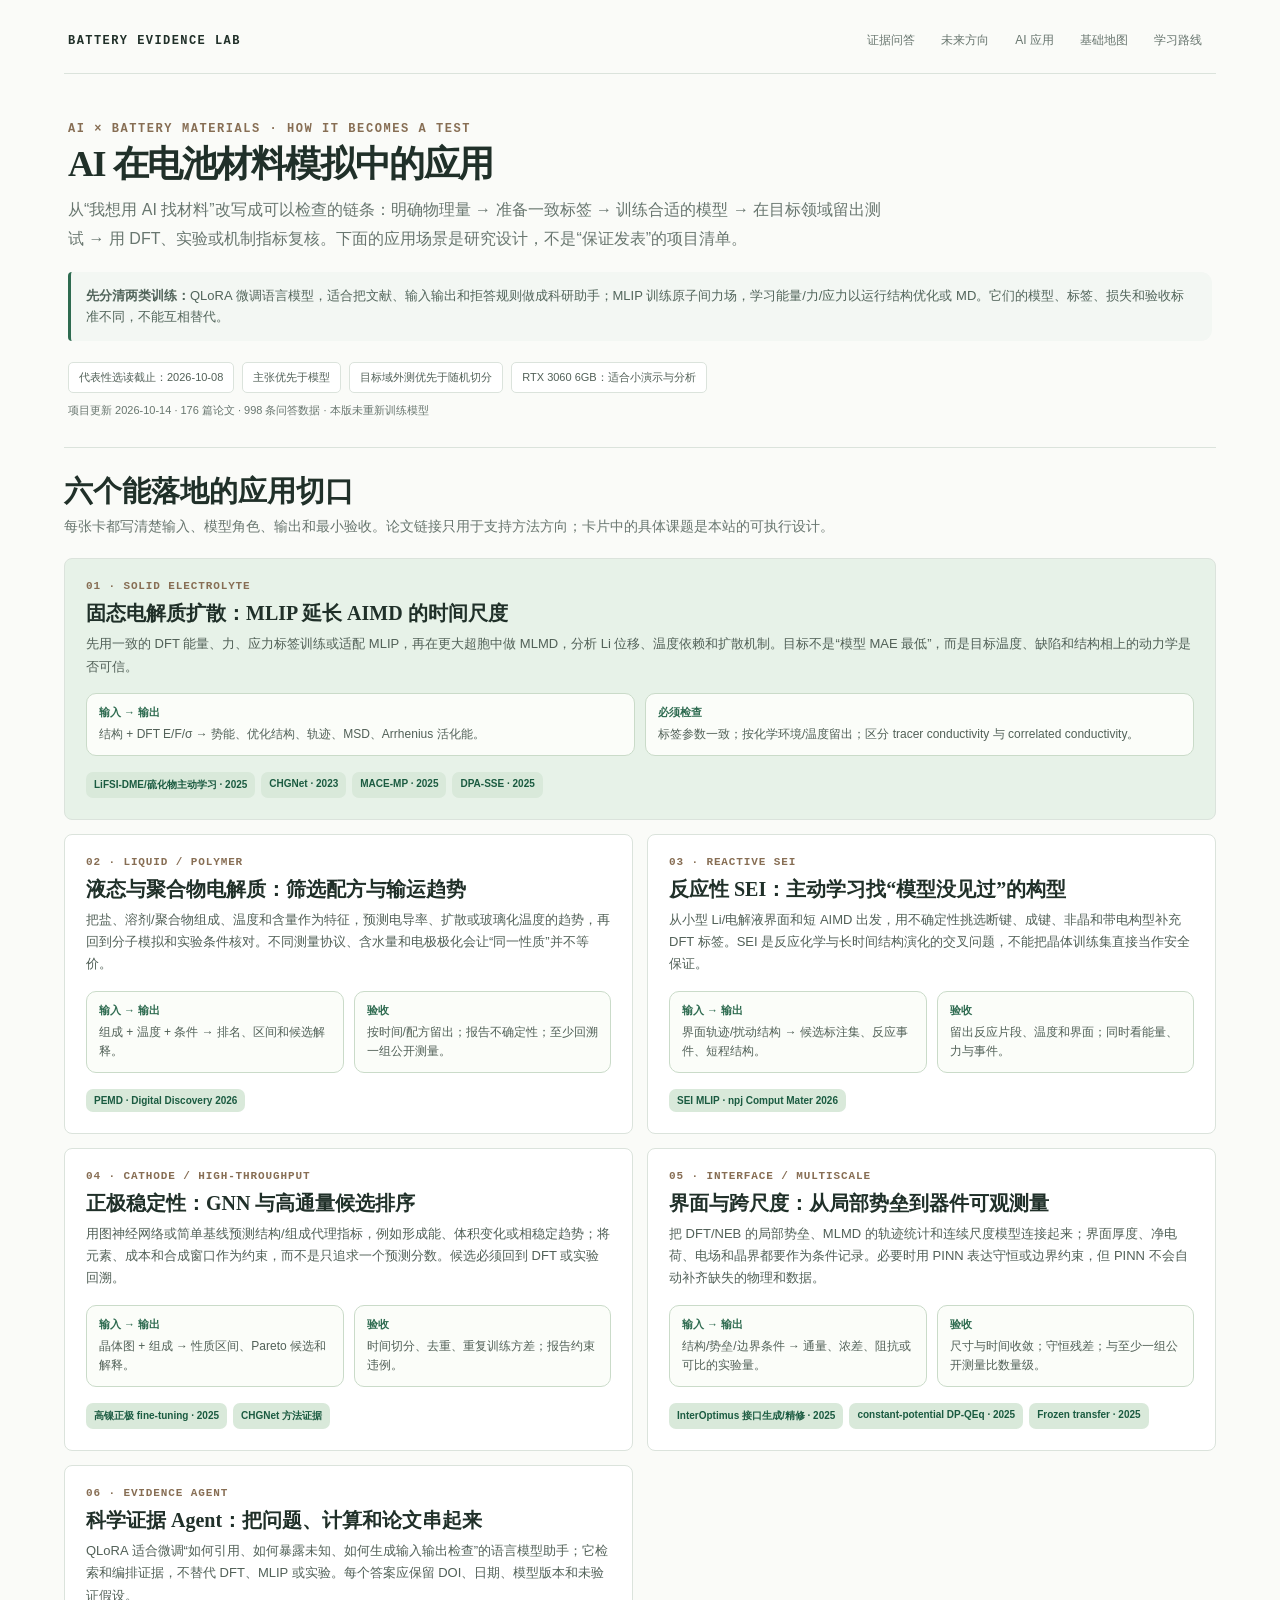
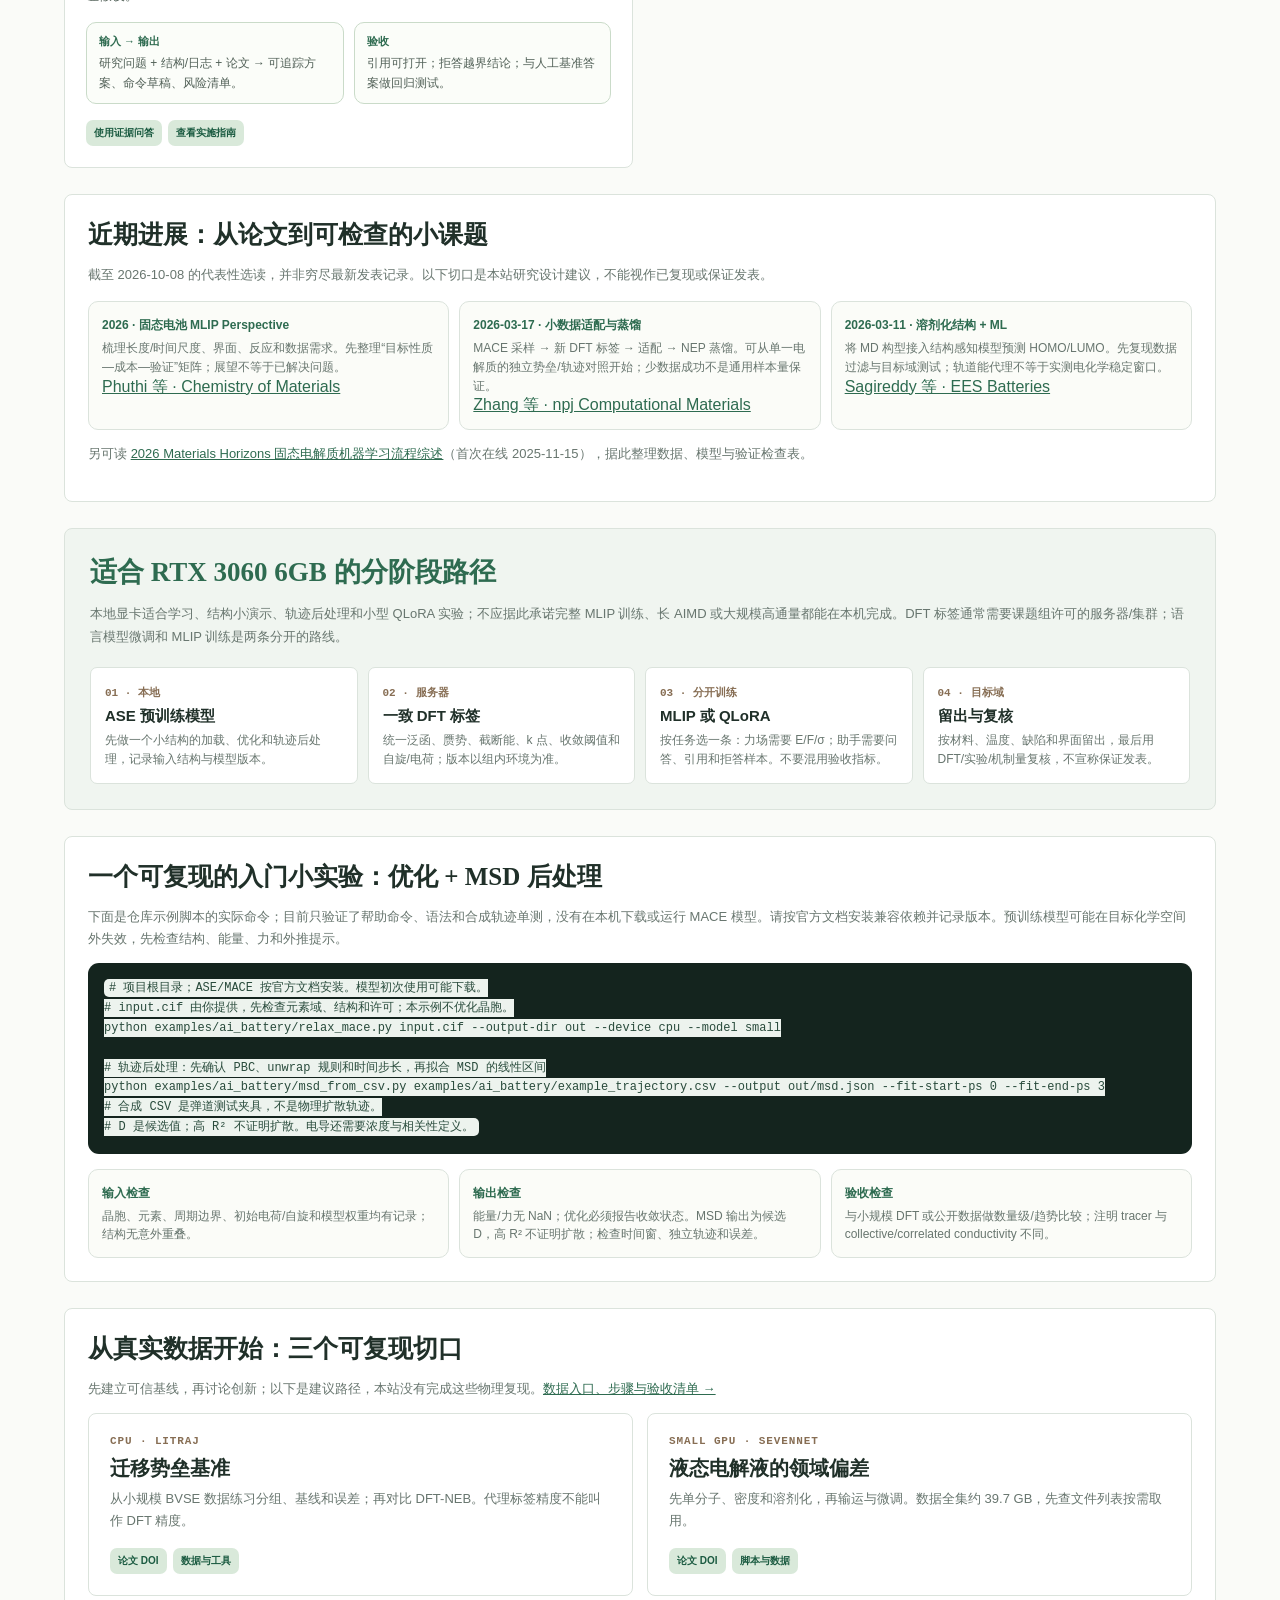
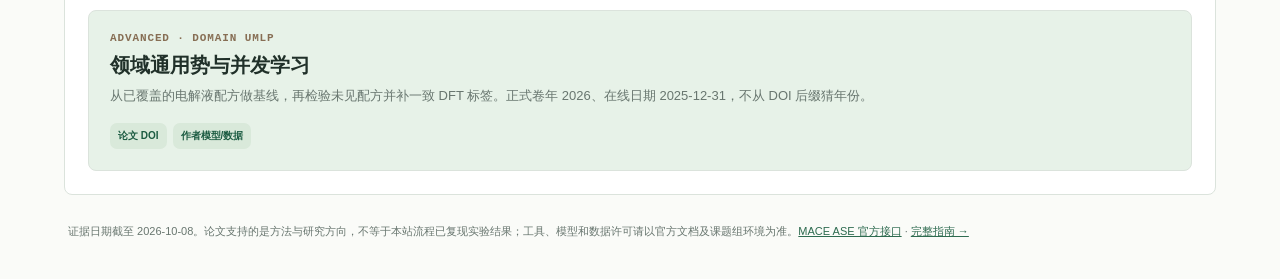
<file: docs/ai-battery-applications.html>
<!doctype html>
<html lang="zh-CN">
<head>
  <meta charset="utf-8" />
  <meta name="viewport" content="width=device-width, initial-scale=1" />
  <title>AI在电池材料模拟中的应用 · Battery Evidence Lab</title>
  <style>
    :root{--ink:#172520;--muted:#64736b;--paper:#f6f4ee;--card:#fffefa;--line:#d9ded7;--green:#166647;--mint:#d9eee2;--orange:#c65f25;--blue:#245a8d;--shadow:0 18px 48px #1c352b1c}*{box-sizing:border-box}body{margin:0;color:var(--ink);background:var(--paper);font-family:Inter,"Noto Sans SC","Microsoft YaHei",sans-serif}body:before{content:"";position:fixed;inset:0;pointer-events:none;opacity:.4;background-image:radial-gradient(#294e3e18 1px,transparent 1px);background-size:22px 22px}.shell{position:relative;max-width:1240px;margin:auto;padding:30px}.site-nav{display:flex;align-items:center;justify-content:space-between;gap:18px;padding:0 4px 16px;border-bottom:1px solid var(--line)}.brand{color:var(--ink);font:700 12px/1 ui-monospace,monospace;letter-spacing:.12em;text-transform:uppercase;text-decoration:none}.site-nav-links{display:flex;gap:6px;flex-wrap:wrap;justify-content:flex-end}.site-nav-links a{padding:8px 10px;border-radius:999px;color:var(--muted);font-size:12px;text-decoration:none}.site-nav-links a:hover{background:var(--mint);color:var(--green)}header{padding:48px 4px 28px;border-bottom:1px solid var(--line)}.eyebrow{color:var(--orange);font:700 12px/1.2 ui-monospace,monospace;letter-spacing:.13em;text-transform:uppercase}h1{max-width:850px;margin:10px 0 12px;font:680 clamp(32px,5vw,62px)/1.05 Georgia,"Noto Serif SC",serif;letter-spacing:-.04em}.lede{max-width:820px;color:var(--muted);line-height:1.8;margin:0}.notice{margin-top:18px;padding:13px 15px;border-left:3px solid var(--orange);background:#fff3e9;border-radius:4px 11px 11px 4px;color:#744324;font-size:13px;line-height:1.65}.meta{display:flex;flex-wrap:wrap;gap:8px;margin-top:21px}.meta span{padding:7px 10px;border:1px solid var(--line);border-radius:999px;background:#fff;font-size:11px;color:#526158}main{padding-top:26px}.section-title{margin:0 0 7px;font:650 29px/1.2 Georgia,"Noto Serif SC",serif}.section-lede{margin:0 0 19px;color:var(--muted);line-height:1.7;font-size:14px}.cards{display:grid;grid-template-columns:repeat(2,minmax(0,1fr));gap:14px}.card{display:flex;flex-direction:column;padding:21px;background:var(--card);border:1px solid var(--line);border-radius:16px;box-shadow:var(--shadow)}.card.featured{grid-column:1/-1;background:#e7f2e8}.index{color:var(--orange);font:700 11px ui-monospace,monospace;letter-spacing:.08em}.card h3{margin:8px 0 7px;font:650 20px/1.3 Georgia,"Noto Serif SC",serif}.card p{margin:0;color:#526158;font-size:13px;line-height:1.72}.card .row{display:grid;grid-template-columns:1fr 1fr;gap:10px;margin-top:15px}.mini{padding:11px 12px;border:1px solid #cadbc9;border-radius:10px;background:#fbfdf9}.mini b{display:block;color:var(--green);font-size:11px;margin-bottom:4px}.mini span{color:#526158;font-size:12px;line-height:1.55}.links{display:flex;gap:6px;flex-wrap:wrap;margin-top:auto;padding-top:16px}.links a{padding:6px 8px;border-radius:7px;background:#d9e9da;color:#1b5b41;font-size:10px;font-weight:750;text-decoration:none}.links a:hover{background:#c5dec9}.band{margin-top:26px;padding:25px;background:#18382e;color:#edf7ef;border:1px solid #2c5c49;border-radius:18px}.band h2{margin:0 0 8px;color:#fff;font:650 27px Georgia,"Noto Serif SC",serif}.band p{color:#c7ded0;line-height:1.75;font-size:13px}.steps{display:grid;grid-template-columns:repeat(4,1fr);gap:10px;margin-top:18px}.step{padding:14px;background:#f7fbf4;color:var(--ink);border-radius:12px}.step b{color:var(--orange);font:700 11px ui-monospace,monospace}.step h3{margin:7px 0 5px;font-size:15px}.step p{margin:0;color:#526158;font-size:12px;line-height:1.6}.code-section{margin-top:26px;padding:23px;background:#fff;border:1px solid var(--line);border-radius:16px}.code-section h2{margin:0 0 9px;font:650 25px Georgia,"Noto Serif SC",serif}.code-section p{color:var(--muted);font-size:13px;line-height:1.7}.code{overflow:auto;padding:16px;border-radius:11px;background:#14241e;color:#d8f1df;font:12px/1.65 ui-monospace,SFMono-Regular,Consolas,monospace}code{padding:2px 5px;border-radius:5px;background:#edf3ee;color:#294b3c}.checks{display:grid;grid-template-columns:repeat(3,1fr);gap:10px;margin-top:15px}.check{padding:13px;border:1px solid var(--line);border-radius:10px;background:#fbfcf8}.check b{font-size:12px;color:var(--green)}.check p{margin:5px 0 0;font-size:12px;line-height:1.55;color:var(--muted)}footer{padding:27px 4px 8px;color:var(--muted);font-size:11px;line-height:1.7}a{color:var(--green)}@media(max-width:760px){.shell{padding:18px}.site-nav{align-items:flex-start;flex-direction:column}.site-nav-links{justify-content:flex-start}header{padding-top:35px}.cards{grid-template-columns:1fr}.card.featured{grid-column:auto}.card .row,.checks{grid-template-columns:1fr}.steps{grid-template-columns:1fr 1fr}}@media(max-width:450px){.steps{grid-template-columns:1fr}}
  </style>
  <link rel="stylesheet" href="./lab-ui.css">
  <script src="./lab-ui.js"></script>
<style data-lab-ui-inline>/* Shared quiet visual baseline. Pages keep their existing structure/content. */
:root {
  --paper: #fafbf8;
  --ink: #203029;
  --muted: #68766f;
  --card: #ffffff;
  --line: #dbe3dc;
  --green: #2e6b50;
  --mint: #edf5ef;
  --orange: #876e54;
  --shadow: none;
}
body { background: var(--paper) !important; color: var(--ink) !important; }
body::before { display: none !important; }
.shell { max-width: 1200px !important; padding: 24px !important; }
.panel, .card, .topic, .resource, .paper-card, .e-card, .future-section,
.band, .code-section, .tutorials, .future-teaser, .modal-card { box-shadow: none !important; }
.panel, .card, .topic, .resource, .paper-card, .e-card, .code-section,
.tutorials, .future-teaser { border-radius: 8px !important; }
.future-section, .band { border-radius: 8px !important; background: #f0f5f0 !important; color: var(--ink) !important; border-color: var(--line) !important; }
.future-section h1, .future-section h2, .band h2, .future-section .eyebrow { color: var(--green) !important; }
.future-lede, .band p { color: var(--muted) !important; }
.future-card, .step { border: 1px solid var(--line); border-radius: 7px !important; background: #fff !important; }
.future-card.featured { background: #f4f8f4 !important; }
.future-card p, .step p { color: var(--muted) !important; }
.site-nav-links a, .filter-chip, .chip { border-radius: 5px !important; }
button { border-radius: 6px !important; }
.stat, .future-meta span, .meta span { border-radius: 5px !important; }
.future-meta span { color: var(--muted) !important; border-color: var(--line) !important; }
.future-bottom { color: var(--muted) !important; }
.future-bottom a { color: var(--green) !important; }
.roadmap, .roadmap-item { border-radius: 8px !important; }
.notice { background: #f3f7f3 !important; border-left-color: var(--green) !important; color: #52655b !important; }
.paper-title-zh { display: block; margin-top: 3px; color: var(--muted); font-size: .86em; font-weight: 400; line-height: 1.45; }
.paper-title-en { display: block; }
.paper-title-zh { font-size: 11px; }
.project-progress { margin: 10px 0 0; color: var(--muted); font-size: 11px; line-height: 1.45; }
.title-map-notice { margin: 5px 0 0; color: var(--muted); font-size: 11px; }
header h1 { font-size: clamp(28px, 4vw, 36px) !important; }
.future-section h1 { font-size: clamp(28px, 4vw, 36px) !important; }
header { align-items: flex-start !important; }
.service-details { max-width: 330px; color: var(--muted); font-size: 12px; text-align: right; }
.service-details summary { cursor: pointer; padding: 3px 0; }
.service-details .stats { margin-top: 10px; gap: 6px; }
.stat { font-size: 11px !important; padding: 7px 9px !important; }
.workspace .empty { min-height: 240px !important; }
.workspace .empty .mark { transform: none !important; width: 52px !important; height: 52px !important; border-radius: 8px !important; }
.examples { gap: 6px; }
.agent-trace { max-height: 120px; overflow: auto; }
.paper-tags { gap: 3px; }
.scope-note { margin-top: 14px; color: var(--muted); font-size: 12px; }
.scope-note summary { cursor: pointer; }
.route-shortcuts { margin: 14px 0 0; padding: 12px 14px; border: 1px solid var(--line); background: #fff; border-radius: 8px; font-size: 12px; }
.route-shortcuts summary { cursor: pointer; color: var(--green); }
.route-shortcuts p { color: var(--muted); line-height: 1.6; }
.route-shortcuts .links { display: flex; flex-wrap: wrap; gap: 9px 16px; }
@media (max-width: 700px) { .shell { padding: 16px !important; } }
</style></head>
<body><div class="shell">
  <nav class="site-nav" aria-label="页面导航"><a class="brand" href="./index.html#top">Battery Evidence Lab</a><div class="site-nav-links"><a href="./index.html#research-question">证据问答</a><a href="./future-directions.html">未来方向</a><a href="./ai-battery-applications.html" aria-current="page">AI 应用</a><a href="./foundations.html">基础地图</a><a href="./learning-route.html">学习路线</a></div></nav>
  <header><div class="eyebrow">AI × BATTERY MATERIALS · HOW IT BECOMES A TEST</div><h1>AI 在电池材料模拟中的应用</h1><p class="lede">从“我想用 AI 找材料”改写成可以检查的链条：明确物理量 → 准备一致标签 → 训练合适的模型 → 在目标领域留出测试 → 用 DFT、实验或机制指标复核。下面的应用场景是研究设计，不是“保证发表”的项目清单。</p><div class="notice"><strong>先分清两类训练：</strong>QLoRA 微调语言模型，适合把文献、输入输出和拒答规则做成科研助手；MLIP 训练原子间力场，学习能量/力/应力以运行结构优化或 MD。它们的模型、标签、损失和验收标准不同，不能互相替代。</div><div class="meta"><span>代表性选读截止：2026-10-08</span><span>主张优先于模型</span><span>目标域外测优先于随机切分</span><span>RTX 3060 6GB：适合小演示与分析</span></div><p class="project-progress" data-project-progress>项目更新 2026-10-14 · 176 篇论文 · 998 条问答数据 · 本版未重新训练模型</p></header>
  <main><section aria-labelledby="applications"><h2 id="applications" class="section-title">六个能落地的应用切口</h2><p class="section-lede">每张卡都写清楚输入、模型角色、输出和最小验收。论文链接只用于支持方法方向；卡片中的具体课题是本站的可执行设计。</p><div class="cards">
    <article class="card featured"><div class="index">01 · SOLID ELECTROLYTE</div><h3>固态电解质扩散：MLIP 延长 AIMD 的时间尺度</h3><p>先用一致的 DFT 能量、力、应力标签训练或适配 MLIP，再在更大超胞中做 MLMD，分析 Li 位移、温度依赖和扩散机制。目标不是“模型 MAE 最低”，而是目标温度、缺陷和结构相上的动力学是否可信。</p><div class="row"><div class="mini"><b>输入 → 输出</b><span>结构 + DFT E/F/σ → 势能、优化结构、轨迹、MSD、Arrhenius 活化能。</span></div><div class="mini"><b>必须检查</b><span>标签参数一致；按化学环境/温度留出；区分 tracer conductivity 与 correlated conductivity。</span></div></div><div class="links"><a href="https://doi.org/10.1038/s41524-025-01747-7" target="_blank" rel="noreferrer">LiFSI-DME/硫化物主动学习 · 2025</a><a href="https://doi.org/10.1038/s42256-023-00716-3" target="_blank" rel="noreferrer">CHGNet · 2023</a><a href="https://doi.org/10.1063/5.0297006" target="_blank" rel="noreferrer">MACE-MP · 2025</a><a href="https://doi.org/10.1038/s41524-025-01764-6" target="_blank" rel="noreferrer">DPA-SSE · 2025</a></div></article>
    <article class="card"><div class="index">02 · LIQUID / POLYMER</div><h3>液态与聚合物电解质：筛选配方与输运趋势</h3><p>把盐、溶剂/聚合物组成、温度和含量作为特征，预测电导率、扩散或玻璃化温度的趋势，再回到分子模拟和实验条件核对。不同测量协议、含水量和电极极化会让“同一性质”并不等价。</p><div class="row"><div class="mini"><b>输入 → 输出</b><span>组成 + 温度 + 条件 → 排名、区间和候选解释。</span></div><div class="mini"><b>验收</b><span>按时间/配方留出；报告不确定性；至少回溯一组公开测量。</span></div></div><div class="links"><a href="https://doi.org/10.1039/D5DD00454C" target="_blank" rel="noreferrer">PEMD · Digital Discovery 2026</a></div></article>
    <article class="card"><div class="index">03 · REACTIVE SEI</div><h3>反应性 SEI：主动学习找“模型没见过”的构型</h3><p>从小型 Li/电解液界面和短 AIMD 出发，用不确定性挑选断键、成键、非晶和带电构型补充 DFT 标签。SEI 是反应化学与长时间结构演化的交叉问题，不能把晶体训练集直接当作安全保证。</p><div class="row"><div class="mini"><b>输入 → 输出</b><span>界面轨迹/扰动结构 → 候选标注集、反应事件、短程结构。</span></div><div class="mini"><b>验收</b><span>留出反应片段、温度和界面；同时看能量、力与事件。</span></div></div><div class="links"><a href="https://doi.org/10.1038/s41524-026-02271-y" target="_blank" rel="noreferrer">SEI MLIP · npj Comput Mater 2026</a></div></article>
    <article class="card"><div class="index">04 · CATHODE / HIGH-THROUGHPUT</div><h3>正极稳定性：GNN 与高通量候选排序</h3><p>用图神经网络或简单基线预测结构/组成代理指标，例如形成能、体积变化或相稳定趋势；将元素、成本和合成窗口作为约束，而不是只追求一个预测分数。候选必须回到 DFT 或实验回溯。</p><div class="row"><div class="mini"><b>输入 → 输出</b><span>晶体图 + 组成 → 性质区间、Pareto 候选和解释。</span></div><div class="mini"><b>验收</b><span>时间切分、去重、重复训练方差；报告约束违例。</span></div></div><div class="links"><a href="https://doi.org/10.1016/j.mtener.2025.101841" target="_blank" rel="noreferrer">高镍正极 fine-tuning · 2025</a><a href="https://doi.org/10.1038/s42256-023-00716-3" target="_blank" rel="noreferrer">CHGNet 方法证据</a></div></article>
    <article class="card"><div class="index">05 · INTERFACE / MULTISCALE</div><h3>界面与跨尺度：从局部势垒到器件可观测量</h3><p>把 DFT/NEB 的局部势垒、MLMD 的轨迹统计和连续尺度模型连接起来；界面厚度、净电荷、电场和晶界都要作为条件记录。必要时用 PINN 表达守恒或边界约束，但 PINN 不会自动补齐缺失的物理和数据。</p><div class="row"><div class="mini"><b>输入 → 输出</b><span>结构/势垒/边界条件 → 通量、浓差、阻抗或可比的实验量。</span></div><div class="mini"><b>验收</b><span>尺寸与时间收敛；守恒残差；与至少一组公开测量比数量级。</span></div></div><div class="links"><a href="https://doi.org/10.1016/j.jechem.2025.03.007" target="_blank" rel="noreferrer">InterOptimus 接口生成/精修 · 2025</a><a href="https://doi.org/10.1038/s41467-025-62824-5" target="_blank" rel="noreferrer">constant-potential DP-QEq · 2025</a><a href="https://doi.org/10.1038/s41524-025-01727-x" target="_blank" rel="noreferrer">Frozen transfer · 2025</a></div></article>
    <article class="card"><div class="index">06 · EVIDENCE AGENT</div><h3>科学证据 Agent：把问题、计算和论文串起来</h3><p>QLoRA 适合微调“如何引用、如何暴露未知、如何生成输入输出检查”的语言模型助手；它检索和编排证据，不替代 DFT、MLIP 或实验。每个答案应保留 DOI、日期、模型版本和未验证假设。</p><div class="row"><div class="mini"><b>输入 → 输出</b><span>研究问题 + 结构/日志 + 论文 → 可追踪方案、命令草稿、风险清单。</span></div><div class="mini"><b>验收</b><span>引用可打开；拒答越界结论；与人工基准答案做回归测试。</span></div></div><div class="links"><a href="./index.html#research-question">使用证据问答</a><a href="./guides/AI_BATTERY_APPLICATIONS.md">查看实施指南</a></div></article>
  </div></section>
  <section class="code-section" aria-labelledby="recent"><h2 id="recent">近期进展：从论文到可检查的小课题</h2><p>截至 2026-10-08 的代表性选读，并非穷尽最新发表记录。以下切口是本站研究设计建议，不能视作已复现或保证发表。</p><div class="checks"><div class="check"><b>2026 · 固态电池 MLIP Perspective</b><p>梳理长度/时间尺度、界面、反应和数据需求。先整理“目标性质—成本—验证”矩阵；展望不等于已解决问题。</p><a href="https://doi.org/10.1021/acs.chemmater.6c01051" target="_blank" rel="noreferrer">Phuthi 等 · Chemistry of Materials</a></div><div class="check"><b>2026-03-17 · 小数据适配与蒸馏</b><p>MACE 采样 → 新 DFT 标签 → 适配 → NEP 蒸馏。可从单一电解质的独立势垒/轨迹对照开始；少数据成功不是通用样本量保证。</p><a href="https://doi.org/10.1038/s41524-026-02023-y" target="_blank" rel="noreferrer">Zhang 等 · npj Computational Materials</a></div><div class="check"><b>2026-03-11 · 溶剂化结构 + ML</b><p>将 MD 构型接入结构感知模型预测 HOMO/LUMO。先复现数据过滤与目标域测试；轨道能代理不等于实测电化学稳定窗口。</p><a href="https://doi.org/10.1039/d6eb00024j" target="_blank" rel="noreferrer">Sagireddy 等 · EES Batteries</a></div></div><p>另可读 <a href="https://doi.org/10.1039/d5mh01525a" target="_blank" rel="noreferrer">2026 Materials Horizons 固态电解质机器学习流程综述</a>（首次在线 2025-11-15），据此整理数据、模型与验证检查表。</p></section>
  <section class="band" aria-labelledby="path"><h2 id="path">适合 RTX 3060 6GB 的分阶段路径</h2><p>本地显卡适合学习、结构小演示、轨迹后处理和小型 QLoRA 实验；不应据此承诺完整 MLIP 训练、长 AIMD 或大规模高通量都能在本机完成。DFT 标签通常需要课题组许可的服务器/集群；语言模型微调和 MLIP 训练是两条分开的路线。</p><div class="steps"><div class="step"><b>01 · 本地</b><h3>ASE 预训练模型</h3><p>先做一个小结构的加载、优化和轨迹后处理，记录输入结构与模型版本。</p></div><div class="step"><b>02 · 服务器</b><h3>一致 DFT 标签</h3><p>统一泛函、赝势、截断能、k 点、收敛阈值和自旋/电荷；版本以组内环境为准。</p></div><div class="step"><b>03 · 分开训练</b><h3>MLIP 或 QLoRA</h3><p>按任务选一条：力场需要 E/F/σ；助手需要问答、引用和拒答样本。不要混用验收指标。</p></div><div class="step"><b>04 · 目标域</b><h3>留出与复核</h3><p>按材料、温度、缺陷和界面留出，最后用 DFT/实验/机制量复核，不宣称保证发表。</p></div></div></section>
  <section class="code-section" aria-labelledby="demo"><h2 id="demo">一个可复现的入门小实验：优化 + MSD 后处理</h2><p>下面是仓库示例脚本的实际命令；目前只验证了帮助命令、语法和合成轨迹单测，没有在本机下载或运行 MACE 模型。请按官方文档安装兼容依赖并记录版本。预训练模型可能在目标化学空间外失效，先检查结构、能量、力和外推提示。</p><pre class="code"><code># 项目根目录；ASE/MACE 按官方文档安装。模型初次使用可能下载。
# input.cif 由你提供，先检查元素域、结构和许可；本示例不优化晶胞。
python examples/ai_battery/relax_mace.py input.cif --output-dir out --device cpu --model small

# 轨迹后处理：先确认 PBC、unwrap 规则和时间步长，再拟合 MSD 的线性区间
python examples/ai_battery/msd_from_csv.py examples/ai_battery/example_trajectory.csv --output out/msd.json --fit-start-ps 0 --fit-end-ps 3
# 合成 CSV 是弹道测试夹具，不是物理扩散轨迹。
# D 是候选值；高 R² 不证明扩散。电导还需要浓度与相关性定义。</code></pre><div class="checks"><div class="check"><b>输入检查</b><p>晶胞、元素、周期边界、初始电荷/自旋和模型权重均有记录；结构无意外重叠。</p></div><div class="check"><b>输出检查</b><p>能量/力无 NaN；优化必须报告收敛状态。MSD 输出为候选 D，高 R² 不证明扩散；检查时间窗、独立轨迹和误差。</p></div><div class="check"><b>验收检查</b><p>与小规模 DFT 或公开数据做数量级/趋势比较；注明 tracer 与 collective/correlated conductivity 不同。</p></div></div></section>
  <section class="code-section" aria-labelledby="benchmarks"><h2 id="benchmarks">从真实数据开始：三个可复现切口</h2><p>先建立可信基线，再讨论创新；以下是建议路径，本站没有完成这些物理复现。<a href="./guides/REPRODUCIBLE_BATTERY_AI_20261008.md">数据入口、步骤与验收清单 →</a></p><div class="cards"><article class="card"><span class="index">CPU · LITRAJ</span><h3>迁移势垒基准</h3><p>从小规模 BVSE 数据练习分组、基线和误差；再对比 DFT-NEB。代理标签精度不能叫作 DFT 精度。</p><div class="links"><a href="https://doi.org/10.1038/s41524-025-01571-z" target="_blank" rel="noreferrer">论文 DOI</a><a href="https://github.com/AIRI-Institute/LiTraj" target="_blank" rel="noreferrer">数据与工具</a></div></article><article class="card"><span class="index">SMALL GPU · SEVENNET</span><h3>液态电解液的领域偏差</h3><p>先单分子、密度和溶剂化，再输运与微调。数据全集约 39.7 GB，先查文件列表按需取用。</p><div class="links"><a href="https://doi.org/10.1039/D5DD00025D" target="_blank" rel="noreferrer">论文 DOI</a><a href="https://zenodo.org/records/15205477" target="_blank" rel="noreferrer">脚本与数据</a></div></article><article class="card featured"><span class="index">ADVANCED · DOMAIN UMLP</span><h3>领域通用势与并发学习</h3><p>从已覆盖的电解液配方做基线，再检验未见配方并补一致 DFT 标签。正式卷年 2026、在线日期 2025-12-31，不从 DOI 后缀猜年份。</p><div class="links"><a href="https://doi.org/10.1038/s41467-025-67982-0" target="_blank" rel="noreferrer">论文 DOI</a><a href="https://doi.org/10.12463/AI4EC/QZCYP1" target="_blank" rel="noreferrer">作者模型/数据</a></div></article></div></section></main>
  <footer>证据日期截至 2026-10-08。论文支持的是方法与研究方向，不等于本站流程已复现实验结果；工具、模型和数据许可请以官方文档及课题组环境为准。<a href="https://mace-docs.readthedocs.io/en/latest/guide/ase.html" target="_blank" rel="noreferrer">MACE ASE 官方接口</a> · <a href="./guides/AI_BATTERY_APPLICATIONS.md">完整指南 →</a></footer>
</div></body></html>
</file>
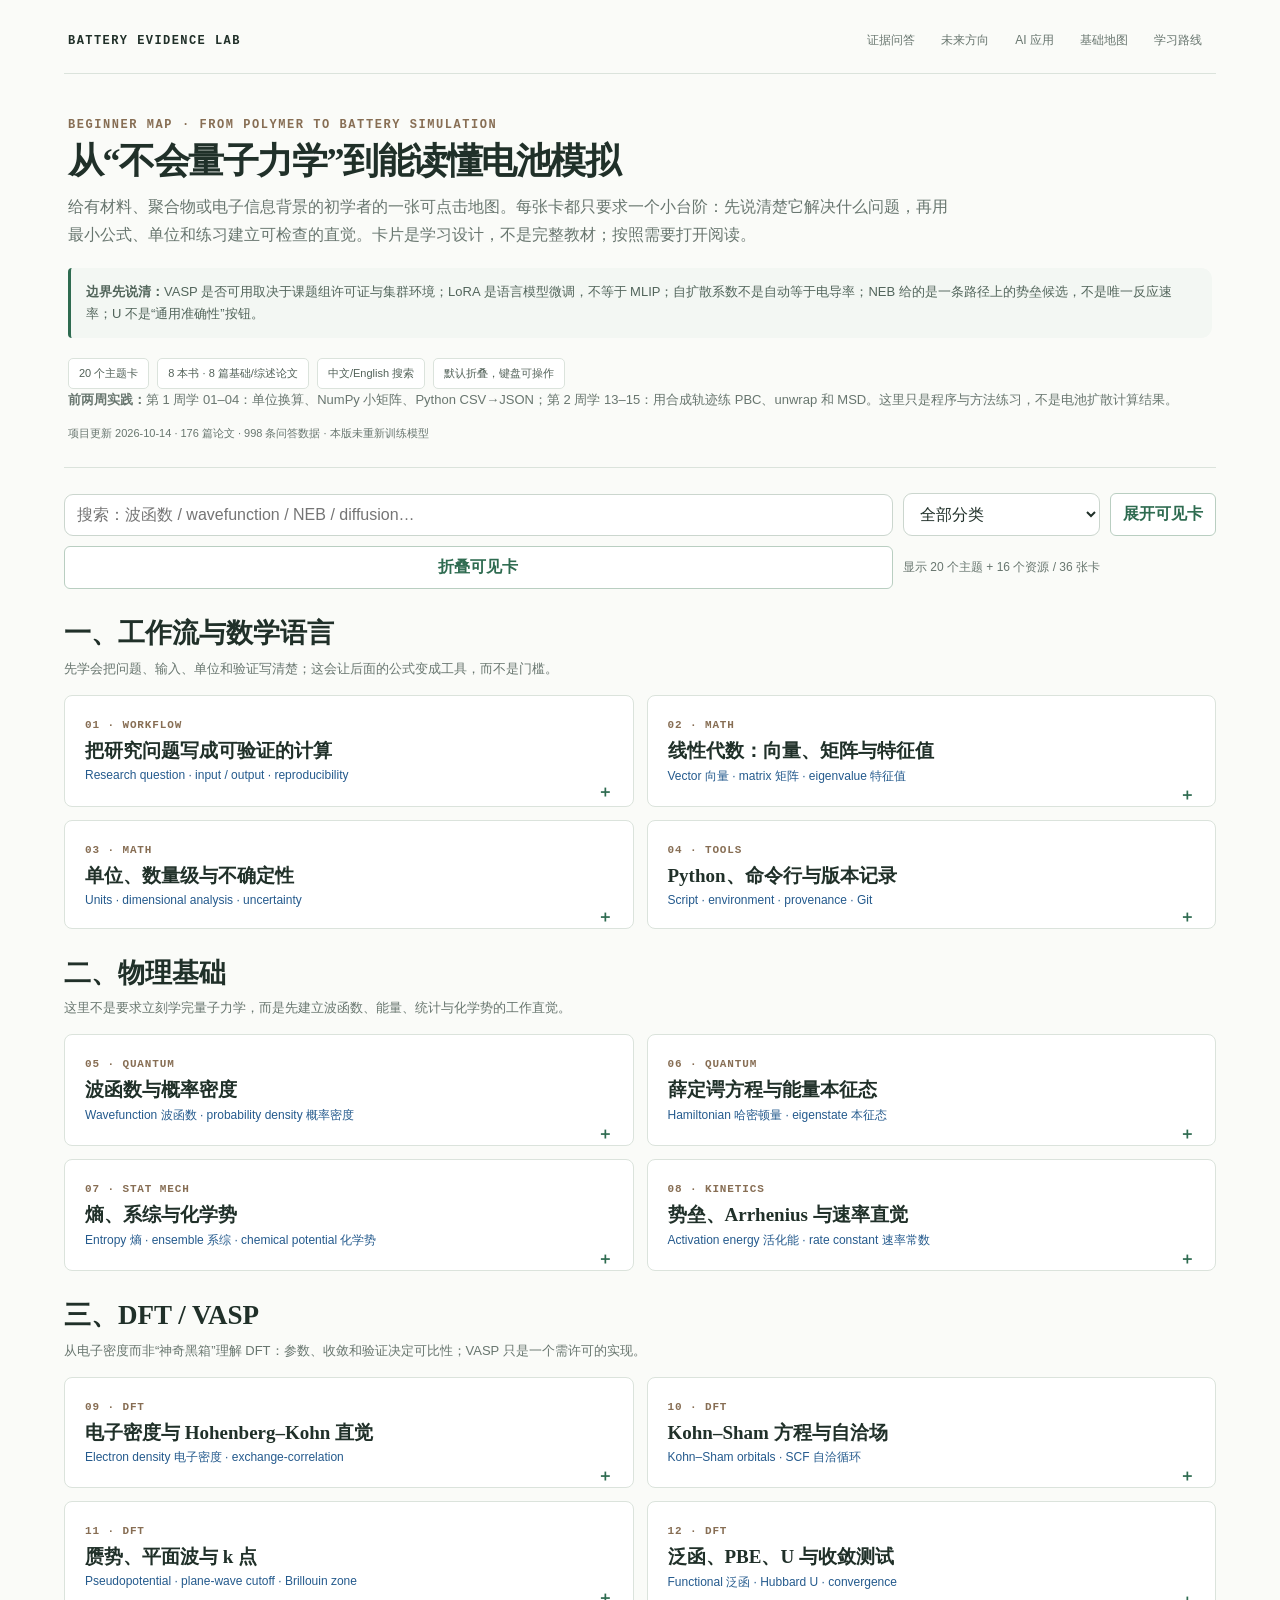
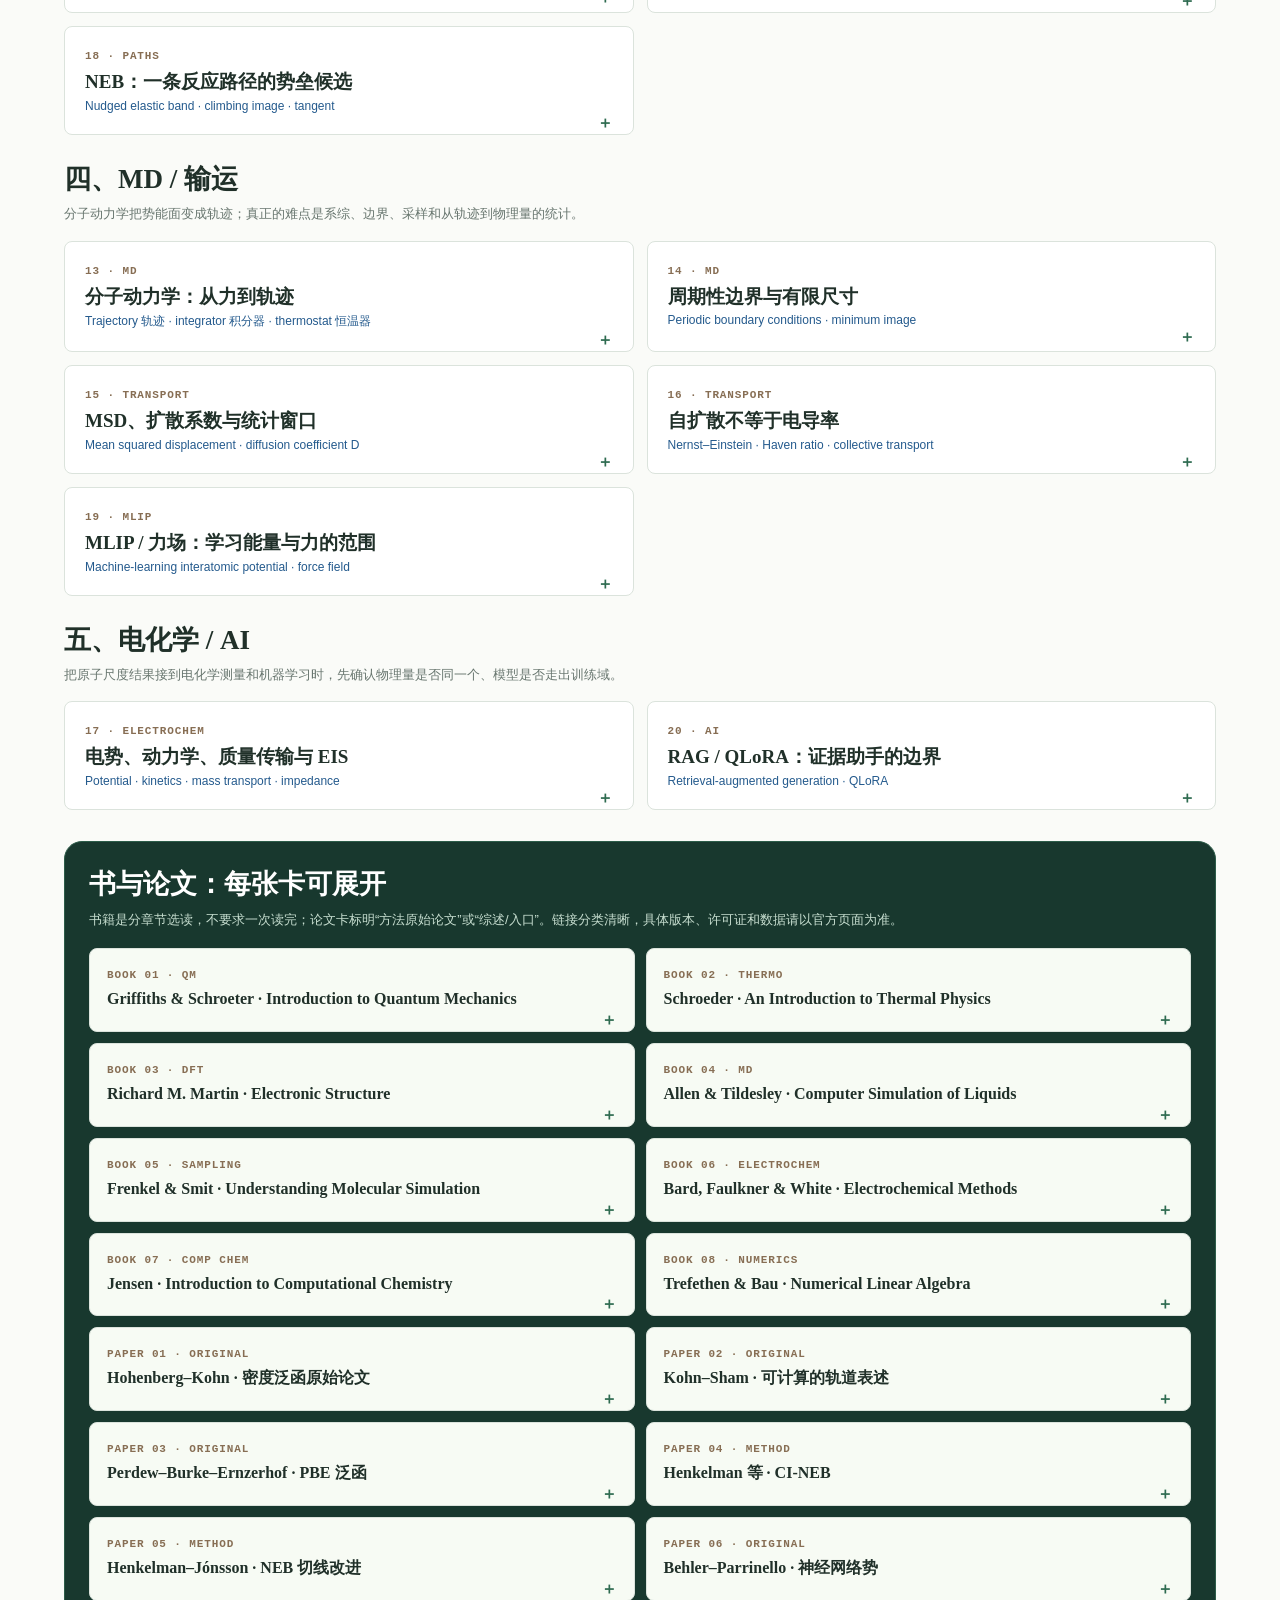
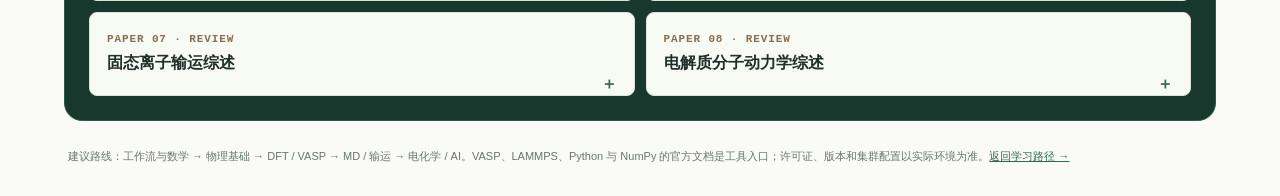
<file: docs/foundations.html>
<!doctype html>
<html lang="zh-CN">
<head>
  <meta charset="utf-8">
  <meta name="viewport" content="width=device-width, initial-scale=1">
  <title>基础知识地图 · Battery Evidence Lab</title>
  <style>
    :root{--ink:#172520;--muted:#65736c;--paper:#f6f4ee;--card:#fffefa;--line:#d9ded7;--green:#166647;--mint:#d9eee2;--orange:#c65f25;--blue:#245a8d;--shadow:0 15px 40px #1c352b16}*{box-sizing:border-box}body{margin:0;color:var(--ink);background:var(--paper);font-family:Inter,"Noto Sans SC","Microsoft YaHei",sans-serif}body:before{content:"";position:fixed;inset:0;pointer-events:none;opacity:.4;background-image:radial-gradient(#294e3e18 1px,transparent 1px);background-size:22px 22px}.shell{position:relative;max-width:1240px;margin:auto;padding:30px}.site-nav{display:flex;align-items:center;justify-content:space-between;gap:18px;padding:0 4px 16px;border-bottom:1px solid var(--line)}.brand{color:var(--ink);font:700 12px/1 ui-monospace,monospace;letter-spacing:.12em;text-transform:uppercase;text-decoration:none}.site-nav-links{display:flex;gap:6px;flex-wrap:wrap;justify-content:flex-end}.site-nav-links a{padding:8px 10px;border-radius:999px;color:var(--muted);font-size:12px;text-decoration:none}.site-nav-links a:hover,.site-nav-links a:focus-visible{background:var(--mint);color:var(--green);outline:none}header{padding:44px 4px 25px;border-bottom:1px solid var(--line)}.eyebrow{color:var(--orange);font:700 12px/1.2 ui-monospace,monospace;letter-spacing:.13em;text-transform:uppercase}h1{max-width:880px;margin:10px 0 12px;font:680 clamp(32px,5vw,60px)/1.06 Georgia,"Noto Serif SC",serif;letter-spacing:-.04em}.lede{max-width:880px;color:var(--muted);line-height:1.8;margin:0}.notice{margin-top:18px;padding:13px 15px;border-left:3px solid var(--orange);background:#fff3e9;border-radius:4px 11px 11px 4px;color:#744324;font-size:13px;line-height:1.7}.meta{display:flex;flex-wrap:wrap;gap:8px;margin-top:20px}.meta span{padding:7px 10px;border:1px solid var(--line);border-radius:999px;background:#fff;font-size:11px;color:#526158}main{padding-top:25px}.controls{display:grid;grid-template-columns:minmax(240px,1fr) auto auto;gap:10px;align-items:center;margin-bottom:22px}.controls label{position:absolute;width:1px;height:1px;overflow:hidden;clip:rect(0,0,0,0)}input,select,button{font:inherit}input,select{width:100%;padding:11px 12px;border:1px solid #cbd6ce;border-radius:9px;background:#fff;color:var(--ink)}button{padding:10px 12px;border:1px solid #b9cec1;border-radius:9px;background:#fff;color:var(--green);cursor:pointer;font-weight:700}button:hover,button:focus-visible{background:var(--mint);outline:2px solid #94bba5;outline-offset:1px}.count{color:var(--muted);font-size:12px;white-space:nowrap}.group{margin:28px 0 0}.group h2{margin:0 0 7px;font:650 27px/1.25 Georgia,"Noto Serif SC",serif}.group-lede{margin:0 0 15px;color:var(--muted);font-size:13px;line-height:1.7}.cards{display:grid;grid-template-columns:repeat(2,minmax(0,1fr));gap:13px}.topic,.resource{background:var(--card);border:1px solid var(--line);border-radius:15px;box-shadow:var(--shadow);overflow:hidden}.topic[hidden],.resource[hidden]{display:none}.topic summary,.resource summary{display:block;cursor:pointer;padding:18px 20px;list-style:none}.topic summary::-webkit-details-marker,.resource summary::-webkit-details-marker{display:none}.topic summary:after,.resource summary:after{content:"＋";float:right;color:var(--green);font-weight:700}.topic[open] summary:after,.resource[open] summary:after{content:"−"}.topic summary:hover,.topic summary:focus-visible,.resource summary:hover,.resource summary:focus-visible{background:#f1f8f1;outline:none}.num{color:var(--orange);font:700 11px ui-monospace,monospace;letter-spacing:.08em}.topic h3,.resource h3{margin:7px 28px 0 0;font:650 19px/1.3 Georgia,"Noto Serif SC",serif}.terms{margin:4px 28px 0 0;color:var(--blue);font-size:12px}.topic-body,.resource-body{padding:0 20px 20px;border-top:1px solid #edf0ea}.topic-body p,.resource-body p{margin:13px 0 0;color:#526158;font-size:12px;line-height:1.7}.topic-body strong,.resource-body strong{color:var(--green)}.glossary{display:grid;grid-template-columns:max-content 1fr;gap:4px 10px;margin:13px 0 0;padding:10px 11px;border:1px solid #d5e1d5;border-radius:9px;background:#fbfdf9;font-size:12px;line-height:1.5}.glossary dt{color:var(--green);font-weight:750}.glossary dd{margin:0;color:#526158}.facts{display:grid;grid-template-columns:1fr 1fr;gap:9px;margin-top:13px}.fact{padding:10px 11px;border:1px solid #d5e1d5;border-radius:9px;background:#fbfdf9}.fact b{display:block;color:var(--green);font-size:11px;margin-bottom:3px}.fact span{display:block;color:#526158;font-size:12px;line-height:1.55}.links{display:flex;flex-wrap:wrap;gap:6px;margin-top:13px}.links a{padding:6px 8px;border-radius:7px;background:#dcebdd;color:#1b5b41;font-size:10px;font-weight:750;text-decoration:none}.links a:hover{background:#c5dec9}.empty{display:none;margin:18px 0;padding:20px;border:1px dashed #c6d1c8;border-radius:12px;background:#fff;color:var(--muted);text-align:center}.empty.show{display:block}.resources{margin-top:31px;padding:24px;background:#18382e;color:#edf7ef;border:1px solid #2c5c49;border-radius:18px}.resources h2{margin:0 0 7px;color:#fff;font:650 27px Georgia,"Noto Serif SC",serif}.resources>p{margin:0;color:#c7ded0;line-height:1.7;font-size:13px}.resource-grid{display:grid;grid-template-columns:repeat(2,minmax(0,1fr));gap:11px;margin-top:17px}.resource{box-shadow:none;background:#f7fbf4;color:var(--ink)}.resource summary{padding:15px 17px}.resource-body{padding:0 17px 17px}.resource h3{font-size:16px}.resource .links a{background:#d9e9da}.footer{padding:26px 4px 7px;color:var(--muted);font-size:11px;line-height:1.7}.footer a{color:var(--green)}
    @media(max-width:760px){.shell{padding:18px}.site-nav{align-items:flex-start;flex-direction:column}.site-nav-links{justify-content:flex-start}header{padding-top:34px}.controls{grid-template-columns:1fr 1fr}.controls input{grid-column:1/-1}.count{grid-column:1/-1}.cards,.resource-grid{grid-template-columns:1fr}.facts{grid-template-columns:1fr}}
  </style>
  <link rel="stylesheet" href="./lab-ui.css">
  <script src="./lab-ui.js"></script>
<style data-lab-ui-inline>/* Shared quiet visual baseline. Pages keep their existing structure/content. */
:root {
  --paper: #fafbf8;
  --ink: #203029;
  --muted: #68766f;
  --card: #ffffff;
  --line: #dbe3dc;
  --green: #2e6b50;
  --mint: #edf5ef;
  --orange: #876e54;
  --shadow: none;
}
body { background: var(--paper) !important; color: var(--ink) !important; }
body::before { display: none !important; }
.shell { max-width: 1200px !important; padding: 24px !important; }
.panel, .card, .topic, .resource, .paper-card, .e-card, .future-section,
.band, .code-section, .tutorials, .future-teaser, .modal-card { box-shadow: none !important; }
.panel, .card, .topic, .resource, .paper-card, .e-card, .code-section,
.tutorials, .future-teaser { border-radius: 8px !important; }
.future-section, .band { border-radius: 8px !important; background: #f0f5f0 !important; color: var(--ink) !important; border-color: var(--line) !important; }
.future-section h1, .future-section h2, .band h2, .future-section .eyebrow { color: var(--green) !important; }
.future-lede, .band p { color: var(--muted) !important; }
.future-card, .step { border: 1px solid var(--line); border-radius: 7px !important; background: #fff !important; }
.future-card.featured { background: #f4f8f4 !important; }
.future-card p, .step p { color: var(--muted) !important; }
.site-nav-links a, .filter-chip, .chip { border-radius: 5px !important; }
button { border-radius: 6px !important; }
.stat, .future-meta span, .meta span { border-radius: 5px !important; }
.future-meta span { color: var(--muted) !important; border-color: var(--line) !important; }
.future-bottom { color: var(--muted) !important; }
.future-bottom a { color: var(--green) !important; }
.roadmap, .roadmap-item { border-radius: 8px !important; }
.notice { background: #f3f7f3 !important; border-left-color: var(--green) !important; color: #52655b !important; }
.paper-title-zh { display: block; margin-top: 3px; color: var(--muted); font-size: .86em; font-weight: 400; line-height: 1.45; }
.paper-title-en { display: block; }
.paper-title-zh { font-size: 11px; }
.project-progress { margin: 10px 0 0; color: var(--muted); font-size: 11px; line-height: 1.45; }
.title-map-notice { margin: 5px 0 0; color: var(--muted); font-size: 11px; }
header h1 { font-size: clamp(28px, 4vw, 36px) !important; }
.future-section h1 { font-size: clamp(28px, 4vw, 36px) !important; }
header { align-items: flex-start !important; }
.service-details { max-width: 330px; color: var(--muted); font-size: 12px; text-align: right; }
.service-details summary { cursor: pointer; padding: 3px 0; }
.service-details .stats { margin-top: 10px; gap: 6px; }
.stat { font-size: 11px !important; padding: 7px 9px !important; }
.workspace .empty { min-height: 240px !important; }
.workspace .empty .mark { transform: none !important; width: 52px !important; height: 52px !important; border-radius: 8px !important; }
.examples { gap: 6px; }
.agent-trace { max-height: 120px; overflow: auto; }
.paper-tags { gap: 3px; }
.scope-note { margin-top: 14px; color: var(--muted); font-size: 12px; }
.scope-note summary { cursor: pointer; }
.route-shortcuts { margin: 14px 0 0; padding: 12px 14px; border: 1px solid var(--line); background: #fff; border-radius: 8px; font-size: 12px; }
.route-shortcuts summary { cursor: pointer; color: var(--green); }
.route-shortcuts p { color: var(--muted); line-height: 1.6; }
.route-shortcuts .links { display: flex; flex-wrap: wrap; gap: 9px 16px; }
@media (max-width: 700px) { .shell { padding: 16px !important; } }
</style></head>
<body><div class="shell">
  <nav class="site-nav" aria-label="页面导航"><a class="brand" href="./index.html#top">Battery Evidence Lab</a><div class="site-nav-links"><a href="./index.html#research-question">证据问答</a><a href="./future-directions.html">未来方向</a><a href="./ai-battery-applications.html">AI 应用</a><a href="./foundations.html" aria-current="page">基础地图</a><a href="./learning-route.html">学习路线</a></div></nav>
  <header><div class="eyebrow">BEGINNER MAP · FROM POLYMER TO BATTERY SIMULATION</div><h1>从“不会量子力学”到能读懂电池模拟</h1><p class="lede">给有材料、聚合物或电子信息背景的初学者的一张可点击地图。每张卡都只要求一个小台阶：先说清楚它解决什么问题，再用最小公式、单位和练习建立可检查的直觉。卡片是学习设计，不是完整教材；按照需要打开阅读。</p><div class="notice"><strong>边界先说清：</strong>VASP 是否可用取决于课题组许可证与集群环境；LoRA 是语言模型微调，不等于 MLIP；自扩散系数不是自动等于电导率；NEB 给的是一条路径上的势垒候选，不是唯一反应速率；U 不是“通用准确性”按钮。</div><div class="meta"><span>20 个主题卡</span><span>8 本书 · 8 篇基础/综述论文</span><span>中文/English 搜索</span><span>默认折叠，键盘可操作</span></div><p class="group-lede"><strong>前两周实践：</strong>第 1 周学 01–04：单位换算、NumPy 小矩阵、Python CSV→JSON；第 2 周学 13–15：用合成轨迹练 PBC、unwrap 和 MSD。这里只是程序与方法练习，不是电池扩散计算结果。</p><p class="project-progress" data-project-progress>项目更新 2026-10-14 · 176 篇论文 · 998 条问答数据 · 本版未重新训练模型</p></header>
  <main><div class="controls"><label for="search">搜索知识与资源</label><input id="search" type="search" placeholder="搜索：波函数 / wavefunction / NEB / diffusion…" autocomplete="off"><label for="category">筛选分类</label><select id="category"><option value="all">全部分类</option><option value="workflow">工作流与数学</option><option value="physics">物理基础</option><option value="dft">DFT / VASP</option><option value="md">MD / 输运</option><option value="electrochem">电化学 / AI</option></select><button id="expand" type="button">展开可见卡</button><button id="collapse" type="button">折叠可见卡</button><span class="count" id="count" role="status" aria-live="polite">显示 20 个主题 + 16 个资源 / 36 张卡</span></div><div class="empty" id="empty">没有匹配的主题。试试中文、English、缩短关键词，或清除筛选。</div>
    <section class="group" data-group="workflow" aria-labelledby="workflow-title"><h2 id="workflow-title">一、工作流与数学语言</h2><p class="group-lede">先学会把问题、输入、单位和验证写清楚；这会让后面的公式变成工具，而不是门槛。</p><div class="cards">
      <details class="topic" id="topic-question" data-category="workflow" data-search="研究问题 research question workflow reproducibility 可复现"><summary><span class="num">01 · WORKFLOW</span><h3>把研究问题写成可验证的计算</h3><div class="terms">Research question · input / output · reproducibility</div></summary><div class="topic-body"><dl class="glossary"><dt>Research question / 研究问题</dt><dd>可被输入、输出和基线检验的问题。</dd><dt>Reproducibility / 可复现</dt><dd>别人能用相同输入重跑并解释差异。</dd></dl><p><strong>为什么有用：</strong>避免“跑一个很大的模型”却不知道要支持哪条主张。先写材料、状态、观测量和比较基线。</p><div class="facts"><div class="fact"><b>前置</b><span>能读图表；知道长度、时间、温度单位。</span></div><div class="fact"><b>最小例子</b><span>问“升温是否加快 Li 扩散？”输入 T/K，输出 D/m²·s⁻¹。</span></div><div class="fact"><b>练习</b><span>把“找好电解质”改写成一个带测试集的句子。</span></div><div class="fact"><b>常见坑 / 完成</b><span>坑：把相关性叫因果。完成：一页纸含假设、输入、输出、基线、验收。</span></div></div><p><strong>选读：</strong>Python Tutorial；Trefethen &amp; Bau（数值语言）。</p><div class="links"><a href="https://docs.python.org/3/tutorial/" target="_blank" rel="noreferrer">官方 Python</a></div></div></details>
      <details class="topic" id="topic-linear-algebra" data-category="workflow" data-search="线性代数 linear algebra vector matrix eigenvalue QR 条件数"><summary><span class="num">02 · MATH</span><h3>线性代数：向量、矩阵与特征值</h3><div class="terms">Vector 向量 · matrix 矩阵 · eigenvalue 特征值</div></summary><div class="topic-body"><dl class="glossary"><dt>Eigenvalue / 特征值</dt><dd>矩阵作用后只改变大小、不改变方向的数。</dd><dt>Conditioning / 条件数</dt><dd>输入小误差可能被放大的敏感度。</dd></dl><p><strong>为什么有用：</strong>量子态、拟合参数和结构坐标都用向量表示；许多计算就是稳定地解矩阵问题。</p><div class="facts"><div class="fact"><b>前置</b><span>高中代数；会读坐标和求和符号。</span></div><div class="fact"><b>公式 / 单位</b><span>A v = λv；λ 的单位随 A 决定。</span></div><div class="fact"><b>练习</b><span>用 NumPy 求 2×2 矩阵的特征值并检查 Av−λv。</span></div><div class="fact"><b>常见坑 / 完成</b><span>坑：显式求逆放大误差。完成：解释条件数为何影响结果。</span></div></div><p><strong>选读：</strong>Trefethen &amp; Bau 的 QR、conditioning、eigen 章节。</p><div class="links"><a href="https://numpy.org/doc/stable/user/absolute_beginners.html" target="_blank" rel="noreferrer">NumPy 入门</a><a href="https://epubs.siam.org/doi/10.1137/1.9781611977165" target="_blank" rel="noreferrer">SIAM 书页</a></div></div></details>
      <details class="topic" id="topic-units" data-category="workflow" data-search="单位 units uncertainty 误差 dimension 无量纲"><summary><span class="num">03 · MATH</span><h3>单位、数量级与不确定性</h3><div class="terms">Units · dimensional analysis · uncertainty</div></summary><div class="topic-body"><dl class="glossary"><dt>Dimensional analysis / 量纲分析</dt><dd>用单位检查公式和数量级是否可能正确。</dd><dt>Uncertainty / 不确定性</dt><dd>来自采样、拟合或测量的结果范围。</dd></dl><p><strong>为什么有用：</strong>一处 Å/fs/eV 与 nm/ps/J 混用，就能让扩散、力或能垒错很多个数量级。</p><div class="facts"><div class="fact"><b>前置</b><span>基础物理量；会做科学计数法。</span></div><div class="fact"><b>公式 / 单位</b><span>1 eV = 1.602×10⁻¹⁹ J；D 的 SI 单位是 m²/s。</span></div><div class="fact"><b>练习</b><span>把 0.01 Å²/fs 转成 m²/s，并写转换链。</span></div><div class="fact"><b>常见坑 / 完成</b><span>坑：只报平均值。完成：结果带单位、误差、采样区间和转换说明。</span></div></div><p><strong>选读：</strong>Schroeder 的热物理章节帮助连接宏观量与微观统计。</p></div></details>
      <details class="topic" id="topic-linux-git" data-category="workflow" data-search="Linux Git Python version control 命令 行日志"><summary><span class="num">04 · TOOLS</span><h3>Python、命令行与版本记录</h3><div class="terms">Script · environment · provenance · Git</div></summary><div class="topic-body"><dl class="glossary"><dt>Provenance / 来源记录</dt><dd>输入、版本、参数和输出之间的可追踪链。</dd><dt>Environment / 环境</dt><dd>运行脚本所需的软件、库和版本集合。</dd></dl><p><strong>为什么有用：</strong>模拟不是一次性截图；脚本和日志要让未来的你重跑同一输入并找出差异。</p><div class="facts"><div class="fact"><b>前置</b><span>文件、文件夹和文本编辑；不要求编程基础。</span></div><div class="fact"><b>最小例子</b><span>读取 CSV → 计算均值 → 保存 JSON；记录 Python 和包版本。</span></div><div class="fact"><b>练习</b><span>写一个命令行脚本，输入文件名后输出行数和单位。</span></div><div class="fact"><b>常见坑 / 完成</b><span>坑：手改输出。完成：新环境能按 README 重现小结果。</span></div></div><p><strong>选读：</strong>官方 Python Tutorial；再为每个计算建立最小测试。</p><div class="links"><a href="https://docs.python.org/3/tutorial/" target="_blank" rel="noreferrer">Python 官方教程</a></div></div></details>
     </div></section>
    <section class="group" data-group="physics" aria-labelledby="physics-title"><h2 id="physics-title">二、物理基础</h2><p class="group-lede">这里不是要求立刻学完量子力学，而是先建立波函数、能量、统计与化学势的工作直觉。</p><div class="cards">
      <details class="topic" id="topic-wavefunction" data-category="physics" data-search="波函数 wavefunction quantum 量子 概率 density"><summary><span class="num">05 · QUANTUM</span><h3>波函数与概率密度</h3><div class="terms">Wavefunction 波函数 · probability density 概率密度</div></summary><div class="topic-body"><dl class="glossary"><dt>Wavefunction / 波函数</dt><dd>描述量子态的复数函数，不直接是概率。</dd><dt>Probability density / 概率密度</dt><dd>波函数模平方，表示在位置附近找到粒子的概率密度。</dd></dl><p><strong>为什么有用：</strong>电子结构计算的基本对象不是一条“电子轨迹”，而是可归一化的量子态。</p><div class="facts"><div class="fact"><b>前置</b><span>复数、积分和基本微积分；不要求先会算原子。</span></div><div class="fact"><b>公式 / 单位</b><span>ρ(r)=|ψ(r)|²；∫ρ(r)dr=1（无量纲概率）。</span></div><div class="fact"><b>练习</b><span>检查一维盒中归一化波函数的概率积分。</span></div><div class="fact"><b>常见坑 / 完成</b><span>坑：把 ψ 当概率。完成：能解释相位与 |ψ|² 的区别。</span></div></div><p><strong>选读：</strong>Griffiths &amp; Schroeter 第 1–2 章（选读波函数/薛定谔）。</p><div class="links"><a href="https://www.cambridge.org/highereducation/books/introduction-to-quantum-mechanics/990799CA07A83FC5312402AF6860311E/contents/449599D80F4A62F9EA44BF00F20A3A92" target="_blank" rel="noreferrer">出版社目录</a></div></div></details>
      <details class="topic" id="topic-schrodinger" data-category="physics" data-search="薛定谔 Schrödinger equation Hamiltonian 哈密顿量 energy 能量"><summary><span class="num">06 · QUANTUM</span><h3>薛定谔方程与能量本征态</h3><div class="terms">Hamiltonian 哈密顿量 · eigenstate 本征态</div></summary><div class="topic-body"><dl class="glossary"><dt>Hamiltonian / 哈密顿量</dt><dd>表示系统总能量的量子算符。</dd><dt>Eigenstate / 本征态</dt><dd>被算符作用后只乘一个本征值的状态。</dd></dl><p><strong>为什么有用：</strong>DFT 虽不直接求多电子波函数，但能量泛函与 Kohn–Sham 方程仍沿用这套语言。</p><div class="facts"><div class="fact"><b>前置</b><span>波函数、导数、线性代数。</span></div><div class="fact"><b>公式 / 单位</b><span>Ĥψ=Eψ；E 常以 eV 或 Hartree 报告。</span></div><div class="fact"><b>练习</b><span>以一维无限深势阱为例，推导边界条件如何得到离散能级；再说明自由粒子/散射态可具有连续能谱。</span></div><div class="fact"><b>常见坑 / 完成</b><span>坑：把轨道能级直接当实验电离能。完成：能区分算符、态和可观测量。</span></div></div><p><strong>选读：</strong>Griffiths 第 2–3 章；关注算符与线性代数，而非一次读完全书。</p></div></details>
      <details class="topic" id="topic-thermo" data-category="physics" data-search="热力学 thermodynamics entropy 熵 ensemble 系综 chemical potential 化学势"><summary><span class="num">07 · STAT MECH</span><h3>熵、系综与化学势</h3><div class="terms">Entropy 熵 · ensemble 系综 · chemical potential 化学势</div></summary><div class="topic-body"><dl class="glossary"><dt>Ensemble / 系综</dt><dd>满足同一宏观约束的一组可能微观状态。</dd><dt>Chemical potential / 化学势</dt><dd>增加一个粒子时自由能的变化倾向。</dd></dl><p><strong>为什么有用：</strong>温度、浓度和相平衡会改变材料中“最可能”的状态；这是理解输运与反应方向的桥梁。</p><div class="facts"><div class="fact"><b>前置</b><span>能量、温度、概率；会读偏导符号。</span></div><div class="fact"><b>公式 / 单位</b><span>β=1/(kBT)；μ 的单位是能量/粒子。</span></div><div class="fact"><b>练习</b><span>说明升温为何会提高跨越固定势垒的概率。</span></div><div class="fact"><b>常见坑 / 完成</b><span>坑：熵不是“混乱度”万能解释。完成：能说清 NVT 与 NPT 约束。</span></div></div><p><strong>选读：</strong>Schroeder《An Introduction to Thermal Physics》：熵、系综、化学势。</p><div class="links"><a href="https://libcat.weber.edu/bib/1022300" target="_blank" rel="noreferrer">图书馆记录</a></div></div></details>
      <details class="topic" id="topic-barrier" data-category="physics" data-search="势垒 barrier Arrhenius 过渡态 transition state rate 速率"><summary><span class="num">08 · KINETICS</span><h3>势垒、Arrhenius 与速率直觉</h3><div class="terms">Activation energy 活化能 · rate constant 速率常数</div></summary><div class="topic-body"><dl class="glossary"><dt>Activation energy / 活化能</dt><dd>从起点到过渡区域需要跨越的能量尺度。</dd><dt>Prefactor / 前因子</dt><dd>除指数势垒外还包含碰撞、振动等动力学因素。</dd></dl><p><strong>为什么有用：</strong>能量差只是机制的一部分；温度、前因子、熵和路径都会影响速率。</p><div class="facts"><div class="fact"><b>前置</b><span>指数函数、温度和能量单位。</span></div><div class="fact"><b>公式 / 单位</b><span>k≈A exp(−Ea/kBT)；k 的单位依反应级数而定。</span></div><div class="fact"><b>练习</b><span>计算 0.5 eV 势垒在 300/600 K 的 Boltzmann 因子比。</span></div><div class="fact"><b>常见坑 / 完成</b><span>坑：把 NEB 峰值直接称完整速率。完成：指出缺少的动力学信息。</span></div></div><p><strong>选读：</strong>Bard–Faulkner–White 的动力学章节；配合 CI-NEB 论文。</p></div></details>
    </div></section>
    <section class="group" data-group="dft" aria-labelledby="dft-title"><h2 id="dft-title">三、DFT / VASP</h2><p class="group-lede">从电子密度而非“神奇黑箱”理解 DFT：参数、收敛和验证决定可比性；VASP 只是一个需许可的实现。</p><div class="cards">
      <details class="topic" id="topic-density" data-category="dft" data-search="电子密度 electron density DFT Hohenberg Kohn HK"><summary><span class="num">09 · DFT</span><h3>电子密度与 Hohenberg–Kohn 直觉</h3><div class="terms">Electron density 电子密度 · exchange-correlation</div></summary><div class="topic-body"><dl class="glossary"><dt>Electron density / 电子密度</dt><dd>每个位置附近电子数的空间分布。</dd><dt>Exchange-correlation / 交换-相关</dt><dd>DFT 中描述电子交换与相关效应的近似项。</dd></dl><p><strong>为什么有用：</strong>DFT 把多电子问题改写为密度问题，但“原则上存在”不等于近似自动准确。</p><div class="facts"><div class="fact"><b>前置</b><span>波函数、概率密度、变分直觉。</span></div><div class="fact"><b>公式 / 单位</b><span>∫n(r)dr=N；n 常以 e/Å³ 表示。</span></div><div class="fact"><b>练习</b><span>解释电子数约束和交换-相关泛函各自做什么。</span></div><div class="fact"><b>常见坑 / 完成</b><span>坑：把 DFT 当实验真值。完成：写出泛函、赝势和收敛设置。</span></div></div><p><strong>选读：</strong>Hohenberg–Kohn 原论文；Martin《Electronic Structure》密度章节。</p><div class="links"><a href="https://doi.org/10.1103/PhysRev.136.B864" target="_blank" rel="noreferrer">HK DOI</a><a href="https://www.cambridge.org/core/books/abs/electronic-structure/contents/15C442DFCDE41359463BEF808D6F1B3F" target="_blank" rel="noreferrer">Martin 书页</a></div></div></details>
      <details class="topic" id="topic-ks" data-category="dft" data-search="Kohn Sham KS Kohn-Sham 轨道 self consistent field SCF"><summary><span class="num">10 · DFT</span><h3>Kohn–Sham 方程与自洽场</h3><div class="terms">Kohn–Sham orbitals · SCF 自洽循环</div></summary><div class="topic-body"><dl class="glossary"><dt>SCF / 自洽场</dt><dd>反复更新密度直到输入与输出一致的迭代。</dd><dt>Kohn–Sham orbital / KS 轨道</dt><dd>辅助非相互作用体系的轨道，不等同于实测轨道。</dd></dl><p><strong>为什么有用：</strong>你需要知道一次 DFT 计算如何从猜测密度迭代到收敛，才能读懂电子步和残差。</p><div class="facts"><div class="fact"><b>前置</b><span>矩阵本征值、密度与变分。</span></div><div class="fact"><b>公式 / 单位</b><span>[−∇²/2+Veff]ψi=εiψi；能量常用 eV。</span></div><div class="fact"><b>练习</b><span>画出“猜测密度→求轨道→更新密度→收敛”的流程。</span></div><div class="fact"><b>常见坑 / 完成</b><span>坑：电子步收敛不代表离子结构收敛。完成：分别报告两种收敛。</span></div></div><p><strong>选读：</strong>Kohn–Sham 论文；VASP 手册中的电子最小化页面。</p><div class="links"><a href="https://doi.org/10.1103/PhysRev.140.A1133" target="_blank" rel="noreferrer">KS DOI</a><a href="https://www.vasp.at/wiki/index.php/The_VASP_Manual" target="_blank" rel="noreferrer">VASP 官方手册</a></div></div></details>
      <details class="topic" id="topic-pseudopotential" data-category="dft" data-search="赝势 pseudopotential basis cutoff plane wave k point"><summary><span class="num">11 · DFT</span><h3>赝势、平面波与 k 点</h3><div class="terms">Pseudopotential · plane-wave cutoff · Brillouin zone</div></summary><div class="topic-body"><dl class="glossary"><dt>Pseudopotential / 赝势</dt><dd>用平滑有效势替代芯电子的计算近似。</dd><dt>k-point / k 点</dt><dd>对周期晶体倒易空间的离散采样点。</dd></dl><p><strong>为什么有用：</strong>芯电子的近似、基组截断和布里渊区采样决定计算成本与可比性。</p><div class="facts"><div class="fact"><b>前置</b><span>周期性、傅里叶级数和能量。</span></div><div class="fact"><b>公式 / 单位</b><span>Ecut 单位 eV；k 点是倒易空间采样，不是时间步。</span></div><div class="fact"><b>练习</b><span>对一个晶体逐步增加 Ecut，画总能量差。</span></div><div class="fact"><b>常见坑 / 完成</b><span>坑：不同赝势混算。完成：给出 cutoff/k 点收敛曲线。</span></div></div><p><strong>选读：</strong>Martin 的赝势章节；Jensen 的基组与 DFT 章节。</p><div class="links"><a href="https://www.wiley-vch.de/en/areas-interest/natural-sciences/introduction-to-computational-chemistry-978-1-118-82599-0" target="_blank" rel="noreferrer">Jensen 书页</a></div></div></details>
      <details class="topic" id="topic-convergence" data-category="dft" data-search="收敛 convergence functional PBE GGA U Hubbard spin"><summary><span class="num">12 · DFT</span><h3>泛函、PBE、U 与收敛测试</h3><div class="terms">Functional 泛函 · Hubbard U · convergence</div></summary><div class="topic-body"><dl class="glossary"><dt>Functional / 泛函</dt><dd>把电子密度映射到能量的近似规则。</dd><dt>Hubbard U / U</dt><dd>对特定局域电子相互作用的模型参数，不是通用精度开关。</dd></dl><p><strong>为什么有用：</strong>“算出来了”不等于“可比较”；体系、元素和目标性质会改变近似的风险。</p><div class="facts"><div class="fact"><b>前置</b><span>密度、赝势、总能量；知道自旋是自由度。</span></div><div class="fact"><b>公式 / 单位</b><span>ΔE = E(x)−E(reference)，常看 meV/atom。</span></div><div class="fact"><b>练习</b><span>为 cutoff、k 点、超胞尺寸各设计一个单变量测试。</span></div><div class="fact"><b>常见坑 / 完成</b><span>坑：U 是普适精度旋钮。完成：说明 U 来源、敏感性和适用域。</span></div></div><p><strong>选读：</strong>PBE 论文；VASP 手册；目标材料的基准文献。</p><div class="links"><a href="https://doi.org/10.1103/PhysRevLett.77.3865" target="_blank" rel="noreferrer">PBE DOI</a><a href="https://www.vasp.at/wiki/index.php/The_VASP_Manual" target="_blank" rel="noreferrer">官方手册</a></div></div></details>

      <details class="topic" id="topic-neb" data-category="dft" data-search="NEB nudged elastic band CI-NEB transition path 势垒 tangent 切线"><summary><span class="num">18 · PATHS</span><h3>NEB：一条反应路径的势垒候选</h3><div class="terms">Nudged elastic band · climbing image · tangent</div></summary><div class="topic-body"><dl class="glossary"><dt>NEB / nudged elastic band</dt><dd>用一串构型近似连接两个端点的反应路径。</dd><dt>Transition state / 过渡态</dt><dd>沿所选路径能量最高附近的构型候选。</dd></dl><p><strong>为什么有用：</strong>NEB 用一串图像寻找连接初态/终态的路径，可帮助比较迁移机制，但不能独自保证真实速率。</p><div class="facts"><div class="fact"><b>前置</b><span>势能面、优化、力与收敛。</span></div><div class="fact"><b>公式 / 单位</b><span>Ea≈ETS−Einitial，单位 eV；路径力按切线分解。</span></div><div class="fact"><b>练习</b><span>画 5 个图像的能量剖面，标出最高点和收敛残差。</span></div><div class="fact"><b>常见坑 / 完成</b><span>坑：初末态未优化、路径跳跃或把一条路径当唯一。完成：报告图像、切线、收敛及替代路径。</span></div></div><p><strong>选读：</strong>CI-NEB 与 improved tangent 论文；结合 VASP/ASE 文档。</p><div class="links"><a href="https://doi.org/10.1063/1.1329672" target="_blank" rel="noreferrer">CI-NEB</a><a href="https://doi.org/10.1063/1.1323224" target="_blank" rel="noreferrer">改进切线</a></div></div></details>
    </div></section>
    <section class="group" data-group="md" aria-labelledby="md-title"><h2 id="md-title">四、MD / 输运</h2><p class="group-lede">分子动力学把势能面变成轨迹；真正的难点是系综、边界、采样和从轨迹到物理量的统计。</p><div class="cards">
      <details class="topic" id="topic-md" data-category="md" data-search="分子动力学 molecular dynamics MD velocity Verlet thermostat"><summary><span class="num">13 · MD</span><h3>分子动力学：从力到轨迹</h3><div class="terms">Trajectory 轨迹 · integrator 积分器 · thermostat 恒温器</div></summary><div class="topic-body"><dl class="glossary"><dt>Ensemble / 系综</dt><dd>NVE 固定能量，NVT 固定温度，NPT 固定压力和温度。</dd><dt>Thermostat / 恒温器</dt><dd>控制温度分布的算法，不会修复错误的力。</dd></dl><p><strong>为什么有用：</strong>MD 让你观察热运动、局部重排和扩散，但轨迹质量取决于力、步长与系综。</p><div class="facts"><div class="fact"><b>前置</b><span>牛顿力学、势能和温度。</span></div><div class="fact"><b>公式 / 单位</b><span>F=−∇U；时间步 fs，速度 Å/fs。</span></div><div class="fact"><b>练习</b><span>比较 0.5 fs 与 2 fs 步长的能量漂移。</span></div><div class="fact"><b>常见坑 / 完成</b><span>坑：恒温器修复坏势能。完成：报告系综、步长、平衡和独立轨迹。</span></div></div><p><strong>选读：</strong>Allen–Tildesley；Frenkel–Smit；LAMMPS 官方手册。</p><div class="links"><a href="https://academic.oup.com/book/27866" target="_blank" rel="noreferrer">Allen–Tildesley</a><a href="https://docs.lammps.org/Manual.html" target="_blank" rel="noreferrer">LAMMPS 官方</a></div></div></details>
      <details class="topic" id="topic-pbc" data-category="md" data-search="周期性边界 periodic boundary PBC minimum image cutoff"><summary><span class="num">14 · MD</span><h3>周期性边界与有限尺寸</h3><div class="terms">Periodic boundary conditions · minimum image</div></summary><div class="topic-body"><dl class="glossary"><dt>Fractional coordinate / 分数坐标</dt><dd>用晶胞基矢系数表示的位置，如 (0.5,0.5,0)。</dd><dt>Unwrap / 展开坐标</dt><dd>把跨越周期边界的连续运动还原出来。</dd></dl><p><strong>为什么有用：</strong>小盒子模拟体相时会重复平铺；错误的 PBC/unwrap 会直接污染位移和扩散。</p><div class="facts"><div class="fact"><b>前置</b><span>晶胞、坐标、距离和向量。</span></div><div class="fact"><b>公式 / 单位</b><span>正交盒中，各位移分量映射到 [−Lᵢ/2, Lᵢ/2]。采用最小镜像的短程截断半径需小于最短盒边的一半；距离本身可更大。长度 Å 或 nm。</span></div><div class="fact"><b>练习</b><span>画 2D 小盒子和复制像，说明跨边界位移如何展开。</span></div><div class="fact"><b>常见坑 / 完成</b><span>坑：把 wrapped 坐标直接算 MSD。完成：用已知位移轨迹单测 unwrap。</span></div></div><p><strong>选读：</strong>Allen–Tildesley 的 PBC 与分析章节。</p></div></details>
      <details class="topic" id="topic-msd" data-category="md" data-search="MSD mean squared displacement 均方位移 diffusion coefficient 扩散系数"><summary><span class="num">15 · TRANSPORT</span><h3>MSD、扩散系数与统计窗口</h3><div class="terms">Mean squared displacement · diffusion coefficient D</div></summary><div class="topic-body"><dl class="glossary"><dt>MSD / 均方位移</dt><dd>一段时间内位移平方的平均值。</dd><dt>Diffusion coefficient / 扩散系数</dt><dd>MSD 线性区斜率换算出的输运尺度。</dd></dl><p><strong>为什么有用：</strong>这是把轨迹变成扩散候选值的第一步，但弹道、平台和相关性区间不能混为一谈。</p><div class="facts"><div class="fact"><b>前置</b><span>轨迹、线性拟合、单位转换。</span></div><div class="fact"><b>公式 / 单位</b><span>MSD≈2dDt；D 单位 Å²/ps 或 m²/s。</span></div><div class="fact"><b>练习</b><span>对合成线性 MSD 拟合 D，并改变拟合窗口看敏感性。</span></div><div class="fact"><b>常见坑 / 完成</b><span>坑：高 R² 就叫真实扩散。完成：报告窗口、块平均、误差和收敛。</span></div></div><p><strong>选读：</strong>Frenkel–Smit 的自由能与采样；输运综述作为方法背景。</p><div class="links"><a href="https://www.sciencedirect.com/book/monograph/9780122673511/understanding-molecular-simulation" target="_blank" rel="noreferrer">Frenkel–Smit</a></div></div></details>
      <details class="topic" id="topic-conductivity" data-category="md" data-search="电导率 conductivity Nernst Einstein Haven ratio correlated collective tracer"><summary><span class="num">16 · TRANSPORT</span><h3>自扩散不等于电导率</h3><div class="terms">Nernst–Einstein · Haven ratio · collective transport</div></summary><div class="topic-body"><dl class="glossary"><dt>Tracer diffusion / 示踪扩散</dt><dd>跟踪单个离子自相关运动得到的扩散。</dd><dt>Collective transport / 集体输运</dt><dd>把不同离子同时运动的相关性也算进去。</dd></dl><p><strong>为什么有用：</strong>离子一起移动时，相关性会让由自扩散估出的电导与真实集体输运不同。</p><div class="facts"><div class="fact"><b>前置</b><span>MSD、离子电荷、浓度和温度。</span></div><div class="fact"><b>公式 / 单位</b><span>σ_NE=Σ nᵢqᵢ²Dᵢ/(kBT)；σ 单位 S/m。</span></div><div class="fact"><b>练习</b><span>用两种离子浓度和 D 计算 σ_NE，并标注假设。</span></div><div class="fact"><b>常见坑 / 完成</b><span>坑：self-D=conductivity。完成：至少比较 collective/NE 与相关因子。</span></div></div><p><strong>选读：</strong>电解质 MD 综述；再看变温实验协议是否可比。</p><div class="links"><a href="https://doi.org/10.1002/ese3.1163" target="_blank" rel="noreferrer">输运综述</a><a href="https://doi.org/10.1021/acs.chemrev.1c00904" target="_blank" rel="noreferrer">电解质 MD 综述</a></div></div></details>

      <details class="topic" id="topic-mlip" data-category="md" data-search="MLIP machine learning interatomic potential force field 机器学习势 能量 力 应力"><summary><span class="num">19 · MLIP</span><h3>MLIP / 力场：学习能量与力的范围</h3><div class="terms">Machine-learning interatomic potential · force field</div></summary><div class="topic-body"><dl class="glossary"><dt>MLIP / 机器学习势</dt><dd>学习能量、力或应力以近似势能面的模型。</dd><dt>Force field / 力场</dt><dd>给定结构后计算能量和力的规则或模型。</dd></dl><p><strong>为什么有用：</strong>把昂贵的 DFT 力近似成可运行更长轨迹的模型，但只在覆盖的化学空间、温度和结构域内有依据。</p><dl class="glossary"><dt>MLIP / 机器学习势</dt><dd>学习能量、力或应力以近似势能面的模型。</dd><dt>Force field / 力场</dt><dd>给定结构后计算能量和力的规则或模型。</dd></dl><div class="facts"><div class="fact"><b>前置</b><span>势能、力、MD、训练/测试划分。</span></div><div class="fact"><b>最小例子</b><span>训练 E/F/σ 标签，输出短 MLMD 轨迹。</span></div><div class="fact"><b>练习</b><span>按元素环境和温度留出测试集，比较 E/F 误差。</span></div><div class="fact"><b>常见坑 / 完成</b><span>坑：把 MLIP 当普适真理。完成：目标域外测和 DFT 小基准通过。</span></div></div><p><strong>选读：</strong>Behler–Parrinello 原始论文；LAMMPS 官方文档。</p></div></details>
    </div></section>
    <section class="group" data-group="electrochem" aria-labelledby="electrochem-title"><h2 id="electrochem-title">五、电化学 / AI</h2><p class="group-lede">把原子尺度结果接到电化学测量和机器学习时，先确认物理量是否同一个、模型是否走出训练域。</p><div class="cards">
      <details class="topic" id="topic-electrochem" data-category="electrochem" data-search="电化学 electrochemistry potential 电势 kinetics EIS impedance 质量传输"><summary><span class="num">17 · ELECTROCHEM</span><h3>电势、动力学、质量传输与 EIS</h3><div class="terms">Potential · kinetics · mass transport · impedance</div></summary><div class="topic-body"><dl class="glossary"><dt>Impedance / 阻抗</dt><dd>交流电压与电流响应的复数比。</dd><dt>Overpotential / 过电位</dt><dd>实际电势与平衡电势之间的偏离。</dd></dl><p><strong>为什么有用：</strong>电池实验的电流、电压和阻抗来自多个过程叠加；模拟量要先找到对应的可观测量。</p><div class="facts"><div class="fact"><b>前置</b><span>电势差、浓度、扩散和基本微分方程。</span></div><div class="fact"><b>公式 / 单位</b><span>η=E−Eeq；阻抗 Z=Ṽ/Ĩ，单位 Ω。</span></div><div class="fact"><b>练习</b><span>为“扩散变快”选择 EIS、PFG-NMR 或循环哪个证据。</span></div><div class="fact"><b>常见坑 / 完成</b><span>坑：把 EIS 一个峰当单一机制。完成：列出等效电路假设与替代解释。</span></div></div><p><strong>选读：</strong>Bard–Faulkner–White《Electrochemical Methods》；EIS 综述。</p><div class="links"><a href="https://books.wiley.com/titles/9781119334064/" target="_blank" rel="noreferrer">Wiley 书页</a></div></div></details>

      <details class="topic" id="topic-rag" data-category="electrochem" data-search="RAG retrieval augmented generation QLoRA LoRA language model 检索 增强 生成"><summary><span class="num">20 · AI</span><h3>RAG / QLoRA：证据助手的边界</h3><div class="terms">Retrieval-augmented generation · QLoRA</div></summary><div class="topic-body"><dl class="glossary"><dt>RAG / 检索增强生成</dt><dd>先检索资料再生成回答，并保留来源。</dd><dt>QLoRA / 量化 LoRA</dt><dd>低显存微调语言模型的方法，不是原子间势。</dd></dl><p><strong>为什么有用：</strong>帮助整理论文、日志和输入检查；不能替代 DFT、MD 或实验。</p><div class="facts"><div class="fact"><b>前置</b><span>Python、文本检索、引用和基本模型概念。</span></div><div class="fact"><b>最小例子</b><span>回答附 DOI；QLoRA 只微调格式和拒答行为。</span></div><div class="fact"><b>练习</b><span>为 10 条问答建立引用/拒答回归测试。</span></div><div class="fact"><b>常见坑 / 完成</b><span>坑：LoRA=MLIP。完成：来源可打开，越界明确拒答。</span></div></div><p><strong>选读：</strong>AI 应用页的证据 Agent；Python 官方教程。</p></div></details>
    </div></section>
  <section class="resources" aria-labelledby="resources-title"><h2 id="resources-title">书与论文：每张卡可展开</h2><p>书籍是分章节选读，不要求一次读完；论文卡标明“方法原始论文”或“综述/入口”。链接分类清晰，具体版本、许可证和数据请以官方页面为准。</p><div class="resource-grid">
    <details class="resource" id="book-01"><summary><span class="num">BOOK 01 · QM</span><h3>Griffiths &amp; Schroeter · Introduction to Quantum Mechanics</h3></summary><div class="resource-body"><p><strong>版本：</strong>3rd ed. (2018), David J. Griffiths &amp; Darrell F. Schroeter</p><p><strong>选读：</strong>波函数、薛定谔方程、算符、线性代数；适合从零补量子语言。</p><div class="links"><a href="https://www.cambridge.org/highereducation/books/introduction-to-quantum-mechanics/990799CA07A83FC5312402AF6860311E/contents/449599D80F4A62F9EA44BF00F20A3A92" target="_blank" rel="noreferrer">出版社目录 · 书籍</a></div></div></details>
    <details class="resource" id="book-02"><summary><span class="num">BOOK 02 · THERMO</span><h3>Schroeder · An Introduction to Thermal Physics</h3></summary><div class="resource-body"><p><strong>版本：</strong>2000, Daniel V. Schroeder</p><p><strong>选读：</strong>熵、系综、化学势；链接是图书馆记录，不是出版社页面。</p><div class="links"><a href="https://libcat.weber.edu/bib/1022300" target="_blank" rel="noreferrer">图书馆记录 · 书籍</a></div></div></details>
    <details class="resource" id="book-03"><summary><span class="num">BOOK 03 · DFT</span><h3>Richard M. Martin · Electronic Structure</h3></summary><div class="resource-body"><p><strong>版本：</strong>2004, Richard M. Martin</p><p><strong>选读：</strong>密度、Kohn–Sham、赝势；用来连接量子基础与固体计算。</p><div class="links"><a href="https://www.cambridge.org/core/books/abs/electronic-structure/contents/15C442DFCDE41359463BEF808D6F1B3F" target="_blank" rel="noreferrer">Cambridge 书页 · 书籍</a></div></div></details>
    <details class="resource" id="book-04"><summary><span class="num">BOOK 04 · MD</span><h3>Allen &amp; Tildesley · Computer Simulation of Liquids</h3></summary><div class="resource-body"><p><strong>版本：</strong>2nd ed. (2017), Michael P. Allen &amp; Dominic J. Tildesley</p><p><strong>选读：</strong>MD、MC、PBC、轨迹分析；适合建立模拟检查习惯。</p><div class="links"><a href="https://academic.oup.com/book/27866" target="_blank" rel="noreferrer">Oxford 书页 · 书籍</a></div></div></details>
    <details class="resource" id="book-05"><summary><span class="num">BOOK 05 · SAMPLING</span><h3>Frenkel &amp; Smit · Understanding Molecular Simulation</h3></summary><div class="resource-body"><p><strong>版本：</strong>2nd ed. (2002), Daan Frenkel &amp; Berend Smit</p><p><strong>选读：</strong>系综、自由能和采样；理解“跑得久”不自动等于收敛。</p><div class="links"><a href="https://www.sciencedirect.com/book/monograph/9780122673511/understanding-molecular-simulation" target="_blank" rel="noreferrer">ScienceDirect 书页 · 书籍</a></div></div></details>
    <details class="resource" id="book-06"><summary><span class="num">BOOK 06 · ELECTROCHEM</span><h3>Bard, Faulkner &amp; White · Electrochemical Methods</h3></summary><div class="resource-body"><p><strong>版本：</strong>3rd ed. (2022), Allen J. Bard, Larry R. Faulkner &amp; Henry S. White</p><p><strong>选读：</strong>电势、动力学、质量传输、EIS；用于把模拟量对齐实验量。</p><div class="links"><a href="https://books.wiley.com/titles/9781119334064/" target="_blank" rel="noreferrer">Wiley 书页 · 书籍</a></div></div></details>
    <details class="resource" id="book-07"><summary><span class="num">BOOK 07 · COMP CHEM</span><h3>Jensen · Introduction to Computational Chemistry</h3></summary><div class="resource-body"><p><strong>版本：</strong>3rd ed. (2017), Frank Jensen</p><p><strong>选读：</strong>力、基组、DFT、优化；作为计算化学术语参考。</p><div class="links"><a href="https://www.wiley-vch.de/en/areas-interest/natural-sciences/introduction-to-computational-chemistry-978-1-118-82599-0" target="_blank" rel="noreferrer">Wiley-VCH 书页 · 书籍</a></div></div></details>
    <details class="resource" id="book-08"><summary><span class="num">BOOK 08 · NUMERICS</span><h3>Trefethen &amp; Bau · Numerical Linear Algebra</h3></summary><div class="resource-body"><p><strong>版本：</strong>25th anniversary ed. (2022), Lloyd N. Trefethen &amp; David Bau</p><p><strong>选读：</strong>QR、条件数、特征值；让数值稳定性成为日常检查。</p><div class="links"><a href="https://epubs.siam.org/doi/10.1137/1.9781611977165" target="_blank" rel="noreferrer">SIAM 书页 · 书籍</a></div></div></details>
    <details class="resource" id="paper-01"><summary><span class="num">PAPER 01 · ORIGINAL</span><h3>Hohenberg–Kohn · 密度泛函原始论文</h3></summary><div class="resource-body"><p>方法原始论文：理解密度与基态能量的理论地位，不是材料精度保证。</p><div class="links"><a href="https://doi.org/10.1103/PhysRev.136.B864" target="_blank" rel="noreferrer">DOI · 方法原始论文</a></div></div></details>
    <details class="resource" id="paper-02"><summary><span class="num">PAPER 02 · ORIGINAL</span><h3>Kohn–Sham · 可计算的轨道表述</h3></summary><div class="resource-body"><p>方法原始论文：理解自洽场和轨道辅助密度计算。</p><div class="links"><a href="https://doi.org/10.1103/PhysRev.140.A1133" target="_blank" rel="noreferrer">DOI · 方法原始论文</a></div></div></details>
    <details class="resource" id="paper-03"><summary><span class="num">PAPER 03 · ORIGINAL</span><h3>Perdew–Burke–Ernzerhof · PBE 泛函</h3></summary><div class="resource-body"><p>方法原始论文：了解常见 GGA 泛函的定义与适用边界。</p><div class="links"><a href="https://doi.org/10.1103/PhysRevLett.77.3865" target="_blank" rel="noreferrer">DOI · 方法原始论文</a></div></div></details>
    <details class="resource" id="paper-04"><summary><span class="num">PAPER 04 · METHOD</span><h3>Henkelman 等 · CI-NEB</h3></summary><div class="resource-body"><p>方法论文：用爬山图像更好定位路径最高点；仍需检查路径选择。</p><div class="links"><a href="https://doi.org/10.1063/1.1329672" target="_blank" rel="noreferrer">DOI · 方法论文</a></div></div></details>
    <details class="resource" id="paper-05"><summary><span class="num">PAPER 05 · METHOD</span><h3>Henkelman–Jónsson · NEB 切线改进</h3></summary><div class="resource-body"><p>方法论文：改善路径切线处理；适合与上一张配读。</p><div class="links"><a href="https://doi.org/10.1063/1.1323224" target="_blank" rel="noreferrer">DOI · 方法论文</a></div></div></details>
    <details class="resource" id="paper-06"><summary><span class="num">PAPER 06 · ORIGINAL</span><h3>Behler–Parrinello · 神经网络势</h3></summary><div class="resource-body"><p>方法原始论文：理解局部环境描述与机器学习势的起点，不等于当前模型全能。</p><div class="links"><a href="https://doi.org/10.1103/PhysRevLett.98.146401" target="_blank" rel="noreferrer">DOI · 方法原始论文</a></div></div></details>
    <details class="resource" id="paper-07"><summary><span class="num">PAPER 07 · REVIEW</span><h3>固态离子输运综述</h3></summary><div class="resource-body"><p>综述入口：从自扩散、相关性到电导率，适合配合第 16 卡。</p><div class="links"><a href="https://doi.org/10.1002/ese3.1163" target="_blank" rel="noreferrer">DOI · 综述</a></div></div></details>
    <details class="resource" id="paper-08"><summary><span class="num">PAPER 08 · REVIEW</span><h3>电解质分子动力学综述</h3></summary><div class="resource-body"><p>综述入口：比较 MD 中结构、扩散、离子关联与输运解释。</p><div class="links"><a href="https://doi.org/10.1021/acs.chemrev.1c00904" target="_blank" rel="noreferrer">DOI · 综述</a></div></div></details>
  </div></section></main>
  <footer class="footer">建议路线：工作流与数学 → 物理基础 → DFT / VASP → MD / 输运 → 电化学 / AI。VASP、LAMMPS、Python 与 NumPy 的官方文档是工具入口；许可证、版本和集群配置以实际环境为准。<a href="./index.html#tutorials">返回学习路径 →</a></footer>
</div>
<script>
  (function(){
    const search=document.querySelector('#search'), category=document.querySelector('#category'), count=document.querySelector('#count'), empty=document.querySelector('#empty');
    const resources=[...document.querySelectorAll('.resource')], groups=[...document.querySelectorAll('.group')];
    const allTopics=[...document.querySelectorAll('.topic')], allCards=[...allTopics,...resources];
    function normalize(value){return value.toLocaleLowerCase('zh-CN').trim()}
    function applyFilters(){
      const term=normalize(search.value), cat=category.value; let shown=0, resourceShown=0;
      allTopics.forEach(card=>{const hay=normalize(card.dataset.search+' '+card.textContent); const ok=(cat==='all'||card.dataset.category===cat)&&(!term||hay.includes(term)); card.hidden=!ok; if(ok) shown++});
      resources.forEach(card=>{const hay=normalize(card.textContent); const ok=cat==='all'&&(!term||hay.includes(term)); card.hidden=!ok; if(ok) resourceShown++});
      groups.forEach(group=>{group.hidden=!group.querySelector('.topic:not([hidden])')});
      document.querySelector('.resources').hidden=resourceShown===0;
      count.textContent='显示 '+shown+' 个主题 + '+resourceShown+' 个资源 / '+allCards.length+' 张卡'; empty.classList.toggle('show',shown===0&&resourceShown===0);
    }
    function setVisible(open){allCards.filter(card=>!card.hidden).forEach(card=>{card.open=open})}
    search.addEventListener('input',applyFilters); category.addEventListener('change',applyFilters); document.querySelector('#expand').addEventListener('click',()=>setVisible(true)); document.querySelector('#collapse').addEventListener('click',()=>setVisible(false));
    function openHash(){const raw=location.hash.slice(1); if(!raw)return; let id; try{id=decodeURIComponent(raw)}catch(e){return} const target=document.getElementById(id); if(target&&target.matches('details')){search.value=''; category.value='all'; applyFilters(); target.open=true; target.scrollIntoView({block:'center'}); target.querySelector('summary').focus({preventScroll:true})}}
    window.addEventListener('hashchange',openHash); applyFilters(); openHash();
    window.foundationsPage={applyFilters,normalize};
  }());
</script>
</body></html>
</file>
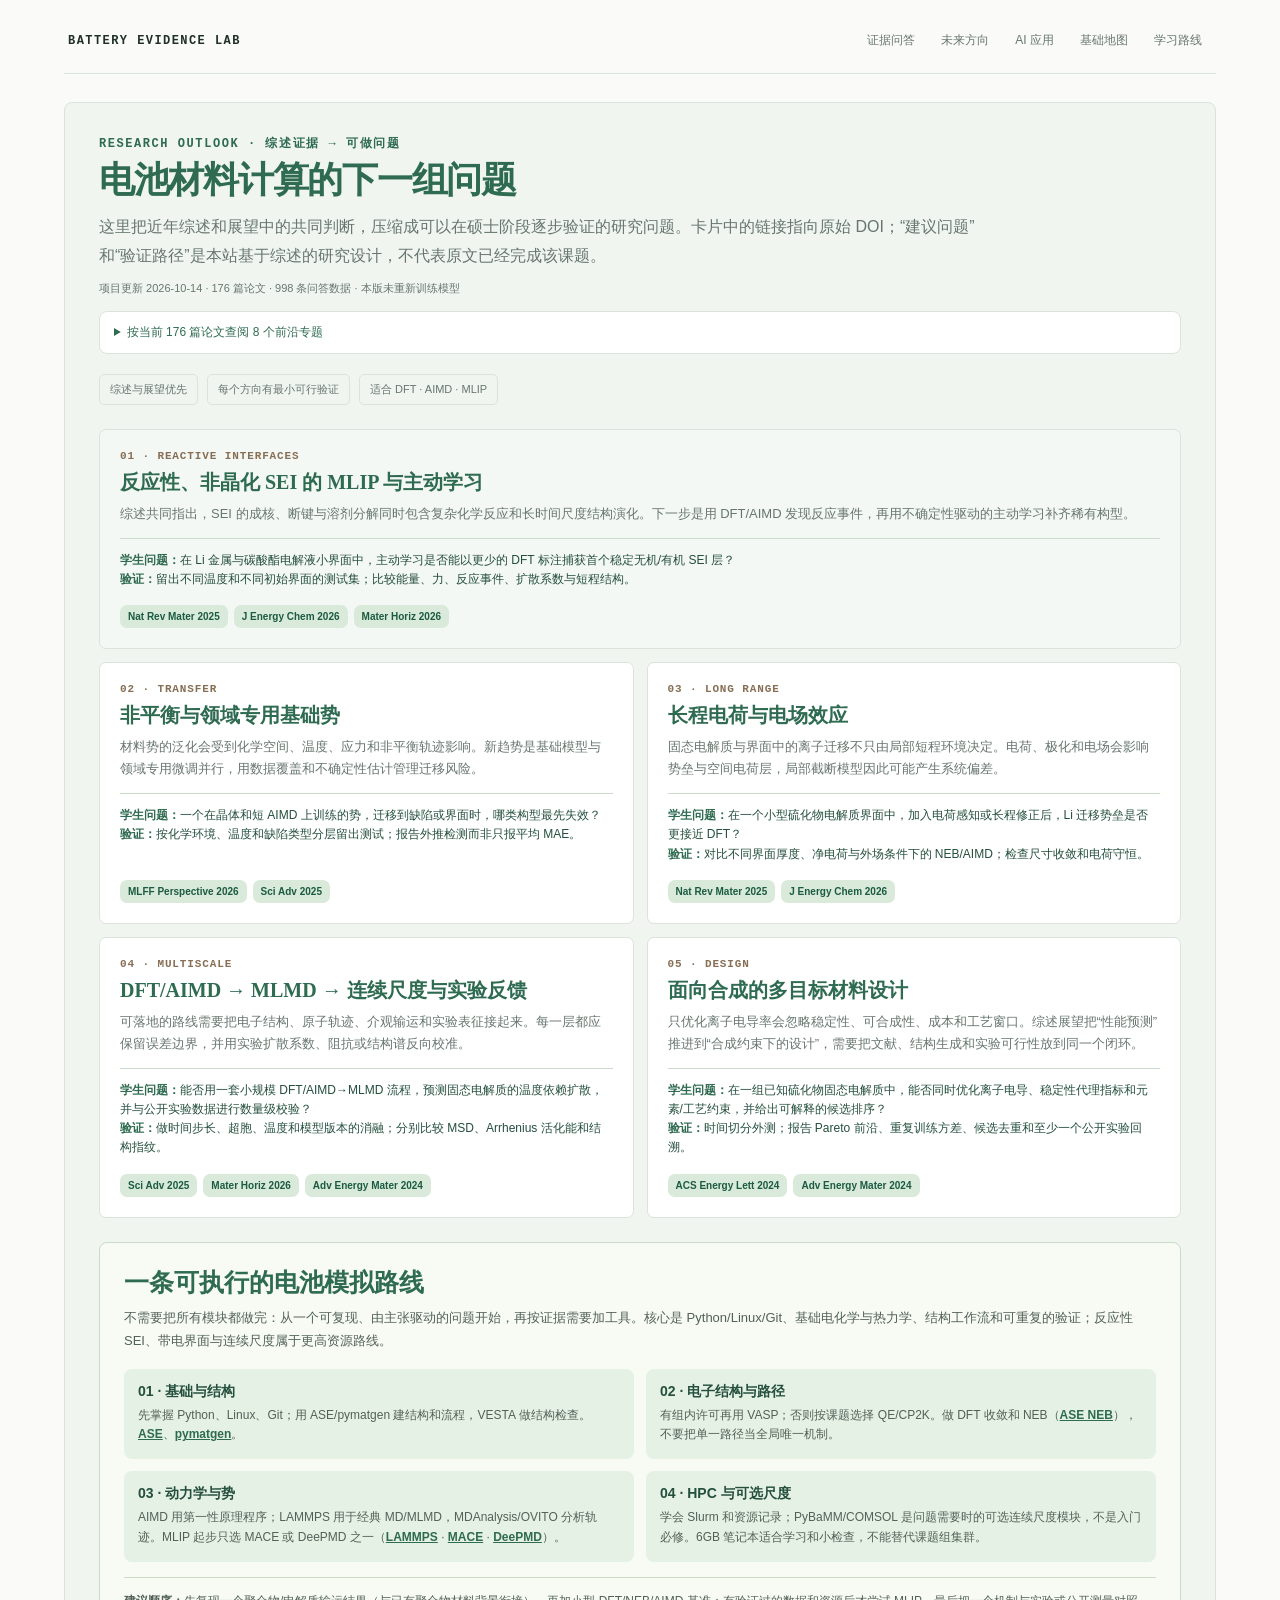
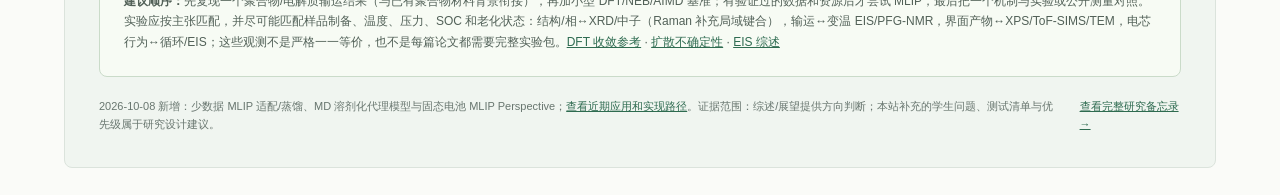
<file: docs/future-directions.html>
<!doctype html>
<html lang="zh-CN">
<head>
  <meta charset="utf-8" />
  <meta name="viewport" content="width=device-width, initial-scale=1" />
  <title>未来方向 · Battery Evidence Lab</title>
  <style>
    :root { --ink:#172520; --muted:#67746f; --paper:#f6f4ee; --green:#166647; --orange:#c65f25; --line:#d9ded7; }
    * { box-sizing:border-box; }
    body { margin:0; color:var(--ink); background:var(--paper); font-family:Inter,"Noto Sans SC","Microsoft YaHei",sans-serif; }
    body::before { content:""; position:fixed; inset:0; pointer-events:none; opacity:.45; background-image:radial-gradient(#294e3e18 1px,transparent 1px); background-size:22px 22px; }
    a { color:var(--green); }
    .shell { position:relative; max-width:1200px; margin:0 auto; padding:34px; }
    .site-nav { display:flex; align-items:center; justify-content:space-between; gap:18px; padding:0 4px 16px; border-bottom:1px solid var(--line); }
    .brand { color:var(--ink); font:700 12px/1 ui-monospace,monospace; letter-spacing:.12em; text-transform:uppercase; text-decoration:none; }
    .site-nav-links { display:flex; gap:6px; flex-wrap:wrap; justify-content:flex-end; }
    .site-nav-links a { padding:8px 10px; border-radius:999px; color:var(--muted); font-size:12px; text-decoration:none; }
    .site-nav-links a:hover,.site-nav-links a:focus-visible { background:#d9eee2; color:var(--green); outline:none; }
    .future-section { margin-top:28px; padding:34px; background:#18382e; color:#edf7ef; border:1px solid #2c5c49; border-radius:20px; box-shadow:0 22px 58px rgba(28,53,43,.16); }
    .eyebrow { color:#e6ad70; font:700 12px/1.2 ui-monospace,monospace; letter-spacing:.13em; text-transform:uppercase; }
    h1 { max-width:800px; margin:10px 0 12px; color:#fff; font:650 clamp(31px,4vw,54px)/1.1 Georgia,"Noto Serif SC",serif; letter-spacing:-.035em; }
    .future-lede { max-width:880px; margin:0; color:#c7ded0; line-height:1.8; }
    .future-meta { display:flex; gap:9px; flex-wrap:wrap; margin:20px 0 24px; }
    .future-meta span { padding:7px 10px; border:1px solid #527866; border-radius:999px; color:#d3e8d8; font-size:11px; }
    .future-grid { display:grid; grid-template-columns:repeat(2,minmax(0,1fr)); gap:13px; }
    .future-card { display:flex; flex-direction:column; min-height:220px; padding:20px; background:#f7fbf4; color:var(--ink); border-radius:15px; }
    .future-card.featured { grid-column:1 / -1; background:#e5f1e5; }
    .future-index { color:var(--orange); font:700 11px ui-monospace,monospace; letter-spacing:.08em; }
    .future-card h2 { margin:7px 0 8px; font:650 20px/1.3 Georgia,"Noto Serif SC",serif; }
    .future-card p { margin:0; color:#526158; font-size:13px; line-height:1.7; }
    .future-question { margin-top:13px; padding-top:12px; border-top:1px solid #cadbc9; color:#244f3d; font-size:12px; line-height:1.6; }
    .future-question strong { color:var(--green); }
    .future-links { display:flex; gap:6px; flex-wrap:wrap; margin-top:auto; padding-top:16px; }
    .future-links a { display:inline-flex; padding:6px 8px; border-radius:7px; background:#d9e9da; color:#1b5b41; font-size:10px; font-weight:750; text-decoration:none; }
    .future-links a:hover { background:#c5dec9; }
    .future-bottom { display:flex; align-items:center; justify-content:space-between; gap:16px; margin-top:21px; color:#b8d1c0; font-size:11px; line-height:1.6; }
    .future-bottom a { color:#f0c487; }
    .roadmap { margin-top:24px; padding:24px; background:#f7fbf4; color:var(--ink); border:1px solid #cadbc9; border-radius:15px; }
    .roadmap h2 { margin:0 0 8px; font:650 25px/1.3 Georgia,"Noto Serif SC",serif; }
    .roadmap-lede { margin:0 0 16px; color:#526158; font-size:13px; line-height:1.75; }
    .roadmap-grid { display:grid; grid-template-columns:repeat(2,minmax(0,1fr)); gap:12px; }
    .roadmap-item { padding:14px; background:#e5f1e5; border-radius:11px; }
    .roadmap-item h3 { margin:0 0 5px; color:#244f3d; font-size:14px; }
    .roadmap-item p { margin:0; color:#526158; font-size:12px; line-height:1.65; }
    .roadmap-item a { font-weight:650; }
    .roadmap-note { margin:15px 0 0; padding-top:13px; border-top:1px solid #cadbc9; color:#526158; font-size:12px; line-height:1.7; }
    @media(max-width:720px) { .shell{padding:18px}.site-nav{align-items:flex-start;flex-direction:column}.site-nav-links{justify-content:flex-start}.future-section{padding:22px 18px}.future-grid{grid-template-columns:1fr}.future-card.featured{grid-column:auto}.roadmap{padding:18px}.roadmap-grid{grid-template-columns:1fr}.future-bottom{align-items:flex-start;flex-direction:column} }
  </style>
  <link rel="stylesheet" href="./lab-ui.css">
  <script src="./lab-ui.js"></script>
<style data-lab-ui-inline>/* Shared quiet visual baseline. Pages keep their existing structure/content. */
:root {
  --paper: #fafbf8;
  --ink: #203029;
  --muted: #68766f;
  --card: #ffffff;
  --line: #dbe3dc;
  --green: #2e6b50;
  --mint: #edf5ef;
  --orange: #876e54;
  --shadow: none;
}
body { background: var(--paper) !important; color: var(--ink) !important; }
body::before { display: none !important; }
.shell { max-width: 1200px !important; padding: 24px !important; }
.panel, .card, .topic, .resource, .paper-card, .e-card, .future-section,
.band, .code-section, .tutorials, .future-teaser, .modal-card { box-shadow: none !important; }
.panel, .card, .topic, .resource, .paper-card, .e-card, .code-section,
.tutorials, .future-teaser { border-radius: 8px !important; }
.future-section, .band { border-radius: 8px !important; background: #f0f5f0 !important; color: var(--ink) !important; border-color: var(--line) !important; }
.future-section h1, .future-section h2, .band h2, .future-section .eyebrow { color: var(--green) !important; }
.future-lede, .band p { color: var(--muted) !important; }
.future-card, .step { border: 1px solid var(--line); border-radius: 7px !important; background: #fff !important; }
.future-card.featured { background: #f4f8f4 !important; }
.future-card p, .step p { color: var(--muted) !important; }
.site-nav-links a, .filter-chip, .chip { border-radius: 5px !important; }
button { border-radius: 6px !important; }
.stat, .future-meta span, .meta span { border-radius: 5px !important; }
.future-meta span { color: var(--muted) !important; border-color: var(--line) !important; }
.future-bottom { color: var(--muted) !important; }
.future-bottom a { color: var(--green) !important; }
.roadmap, .roadmap-item { border-radius: 8px !important; }
.notice { background: #f3f7f3 !important; border-left-color: var(--green) !important; color: #52655b !important; }
.paper-title-zh { display: block; margin-top: 3px; color: var(--muted); font-size: .86em; font-weight: 400; line-height: 1.45; }
.paper-title-en { display: block; }
.paper-title-zh { font-size: 11px; }
.project-progress { margin: 10px 0 0; color: var(--muted); font-size: 11px; line-height: 1.45; }
.title-map-notice { margin: 5px 0 0; color: var(--muted); font-size: 11px; }
header h1 { font-size: clamp(28px, 4vw, 36px) !important; }
.future-section h1 { font-size: clamp(28px, 4vw, 36px) !important; }
header { align-items: flex-start !important; }
.service-details { max-width: 330px; color: var(--muted); font-size: 12px; text-align: right; }
.service-details summary { cursor: pointer; padding: 3px 0; }
.service-details .stats { margin-top: 10px; gap: 6px; }
.stat { font-size: 11px !important; padding: 7px 9px !important; }
.workspace .empty { min-height: 240px !important; }
.workspace .empty .mark { transform: none !important; width: 52px !important; height: 52px !important; border-radius: 8px !important; }
.examples { gap: 6px; }
.agent-trace { max-height: 120px; overflow: auto; }
.paper-tags { gap: 3px; }
.scope-note { margin-top: 14px; color: var(--muted); font-size: 12px; }
.scope-note summary { cursor: pointer; }
.route-shortcuts { margin: 14px 0 0; padding: 12px 14px; border: 1px solid var(--line); background: #fff; border-radius: 8px; font-size: 12px; }
.route-shortcuts summary { cursor: pointer; color: var(--green); }
.route-shortcuts p { color: var(--muted); line-height: 1.6; }
.route-shortcuts .links { display: flex; flex-wrap: wrap; gap: 9px 16px; }
@media (max-width: 700px) { .shell { padding: 16px !important; } }
</style></head>
<body>

  <div class="shell">
    <nav class="site-nav" aria-label="页面导航">
      <a class="brand" href="./index.html#top">Battery Evidence Lab</a>
      <div class="site-nav-links">
        <a href="./index.html#research-question">证据问答</a>
        <a href="./future-directions.html" aria-current="page">未来方向</a>
        <a href="./ai-battery-applications.html">AI 应用</a>
        <a href="./foundations.html">基础地图</a>
        <a href="./learning-route.html">学习路线</a>
      </div>
    </nav>
    <main class="future-section" aria-labelledby="futureTitle">
      <div class="eyebrow">RESEARCH OUTLOOK · 综述证据 → 可做问题</div>
      <h1 id="futureTitle">电池材料计算的下一组问题</h1>
      <p class="future-lede">这里把近年综述和展望中的共同判断，压缩成可以在硕士阶段逐步验证的研究问题。卡片中的链接指向原始 DOI；“建议问题”和“验证路径”是本站基于综述的研究设计，不代表原文已经完成该课题。</p>
      <p class="project-progress" data-project-progress>项目更新 2026-10-14 · 176 篇论文 · 998 条问答数据 · 本版未重新训练模型</p>
      <details class="route-shortcuts"><summary>按当前 176 篇论文查阅 8 个前沿专题</summary><p>本页概括研究切口；更细的论文分组、基础要求与验证清单见学习路线。分类是研究设计建议，不代表已完成复现。</p><div class="links"><a href="./learning-route.html#frontier-mlip_transport_and_sse">固态电解质与离子输运</a><a href="./learning-route.html#frontier-interfaces_sei_and_dendrites">界面与 SEI/CEI</a><a href="./learning-route.html#frontier-liquid_and_polymer_electrolytes">液态与聚合物电解质</a><a href="./learning-route.html#frontier-cathodes_defects_and_redox">正极、缺陷与氧化还原</a><a href="./learning-route.html#frontier-ai_screening_and_uq">AI 筛选与不确定性</a><a href="./learning-route.html#frontier-multiscale_and_validation">多尺度与实验验证</a><a href="./learning-route.html#frontier-mlip_reliability_and_data_efficiency">MLIP 可靠性与效率</a><a href="./learning-route.html#frontier-autonomous_workflows">可审计工作流与 AI 闭环</a></div></details>
      <div class="future-meta"><span>综述与展望优先</span><span>每个方向有最小可行验证</span><span>适合 DFT · AIMD · MLIP</span></div>
      <div class="future-grid">
        <article class="future-card featured">
          <div class="future-index">01 · REACTIVE INTERFACES</div>
          <h2>反应性、非晶化 SEI 的 MLIP 与主动学习</h2>
          <p>综述共同指出，SEI 的成核、断键与溶剂分解同时包含复杂化学反应和长时间尺度结构演化。下一步是用 DFT/AIMD 发现反应事件，再用不确定性驱动的主动学习补齐稀有构型。</p>
          <div class="future-question"><strong>学生问题：</strong>在 Li 金属与碳酸酯电解液小界面中，主动学习是否能以更少的 DFT 标注捕获首个稳定无机/有机 SEI 层？<br><strong>验证：</strong>留出不同温度和不同初始界面的测试集；比较能量、力、反应事件、扩散系数与短程结构。</div>
          <div class="future-links"><a href="https://doi.org/10.1038/s41578-025-00817-y" target="_blank" rel="noreferrer">Nat Rev Mater 2025</a><a href="https://doi.org/10.1016/j.jechem.2025.08.058" target="_blank" rel="noreferrer">J Energy Chem 2026</a><a href="https://doi.org/10.1039/D5MH01525A" target="_blank" rel="noreferrer">Mater Horiz 2026</a></div>
        </article>
        <article class="future-card">
          <div class="future-index">02 · TRANSFER</div>
          <h2>非平衡与领域专用基础势</h2>
          <p>材料势的泛化会受到化学空间、温度、应力和非平衡轨迹影响。新趋势是基础模型与领域专用微调并行，用数据覆盖和不确定性估计管理迁移风险。</p>
          <div class="future-question"><strong>学生问题：</strong>一个在晶体和短 AIMD 上训练的势，迁移到缺陷或界面时，哪类构型最先失效？<br><strong>验证：</strong>按化学环境、温度和缺陷类型分层留出测试；报告外推检测而非只报平均 MAE。</div>
          <div class="future-links"><a href="https://doi.org/10.1038/s44456-026-00014-4" target="_blank" rel="noreferrer">MLFF Perspective 2026</a><a href="https://doi.org/10.1126/sciadv.aea0638" target="_blank" rel="noreferrer">Sci Adv 2025</a></div>
        </article>
        <article class="future-card">
          <div class="future-index">03 · LONG RANGE</div>
          <h2>长程电荷与电场效应</h2>
          <p>固态电解质与界面中的离子迁移不只由局部短程环境决定。电荷、极化和电场会影响势垒与空间电荷层，局部截断模型因此可能产生系统偏差。</p>
          <div class="future-question"><strong>学生问题：</strong>在一个小型硫化物电解质界面中，加入电荷感知或长程修正后，Li 迁移势垒是否更接近 DFT？<br><strong>验证：</strong>对比不同界面厚度、净电荷与外场条件下的 NEB/AIMD；检查尺寸收敛和电荷守恒。</div>
          <div class="future-links"><a href="https://doi.org/10.1038/s41578-025-00817-y" target="_blank" rel="noreferrer">Nat Rev Mater 2025</a><a href="https://doi.org/10.1016/j.jechem.2025.08.058" target="_blank" rel="noreferrer">J Energy Chem 2026</a></div>
        </article>
        <article class="future-card">
          <div class="future-index">04 · MULTISCALE</div>
          <h2>DFT/AIMD → MLMD → 连续尺度与实验反馈</h2>
          <p>可落地的路线需要把电子结构、原子轨迹、介观输运和实验表征接起来。每一层都应保留误差边界，并用实验扩散系数、阻抗或结构谱反向校准。</p>
          <div class="future-question"><strong>学生问题：</strong>能否用一套小规模 DFT/AIMD→MLMD 流程，预测固态电解质的温度依赖扩散，并与公开实验数据进行数量级校验？<br><strong>验证：</strong>做时间步长、超胞、温度和模型版本的消融；分别比较 MSD、Arrhenius 活化能和结构指纹。</div>
          <div class="future-links"><a href="https://doi.org/10.1126/sciadv.aea0638" target="_blank" rel="noreferrer">Sci Adv 2025</a><a href="https://doi.org/10.1039/D5MH01525A" target="_blank" rel="noreferrer">Mater Horiz 2026</a><a href="https://doi.org/10.1002/aenm.202304480" target="_blank" rel="noreferrer">Adv Energy Mater 2024</a></div>
        </article>
        <article class="future-card">
          <div class="future-index">05 · DESIGN</div>
          <h2>面向合成的多目标材料设计</h2>
          <p>只优化离子电导率会忽略稳定性、可合成性、成本和工艺窗口。综述展望把“性能预测”推进到“合成约束下的设计”，需要把文献、结构生成和实验可行性放到同一个闭环。</p>
          <div class="future-question"><strong>学生问题：</strong>在一组已知硫化物固态电解质中，能否同时优化离子电导、稳定性代理指标和元素/工艺约束，并给出可解释的候选排序？<br><strong>验证：</strong>时间切分外测；报告 Pareto 前沿、重复训练方差、候选去重和至少一个公开实验回溯。</div>
          <div class="future-links"><a href="https://doi.org/10.1021/acsenergylett.4c00821" target="_blank" rel="noreferrer">ACS Energy Lett 2024</a><a href="https://doi.org/10.1002/aenm.202304480" target="_blank" rel="noreferrer">Adv Energy Mater 2024</a></div>
        </article>
      </div>
      <section class="roadmap" aria-labelledby="roadmapTitle">
        <h2 id="roadmapTitle">一条可执行的电池模拟路线</h2>
        <p class="roadmap-lede">不需要把所有模块都做完：从一个可复现、由主张驱动的问题开始，再按证据需要加工具。核心是 Python/Linux/Git、基础电化学与热力学、结构工作流和可重复的验证；反应性 SEI、带电界面与连续尺度属于更高资源路线。</p>
        <div class="roadmap-grid">
          <div class="roadmap-item"><h3>01 · 基础与结构</h3><p>先掌握 Python、Linux、Git；用 ASE/pymatgen 建结构和流程，VESTA 做结构检查。<a href="https://wiki.fysik.dtu.dk/ase/">ASE</a>、<a href="https://pymatgen.org/">pymatgen</a>。</p></div>
          <div class="roadmap-item"><h3>02 · 电子结构与路径</h3><p>有组内许可再用 VASP；否则按课题选择 QE/CP2K。做 DFT 收敛和 NEB（<a href="https://ase.gitlab.io/ase/ase/neb.html">ASE NEB</a>），不要把单一路径当全局唯一机制。</p></div>
          <div class="roadmap-item"><h3>03 · 动力学与势</h3><p>AIMD 用第一性原理程序；LAMMPS 用于经典 MD/MLMD，MDAnalysis/OVITO 分析轨迹。MLIP 起步只选 MACE 或 DeePMD 之一（<a href="https://docs.lammps.org/">LAMMPS</a> · <a href="https://mace-docs.readthedocs.io/en/latest/">MACE</a> · <a href="https://docs.deepmodeling.com/projects/deepmd/en/latest/">DeePMD</a>）。</p></div>
          <div class="roadmap-item"><h3>04 · HPC 与可选尺度</h3><p>学会 Slurm 和资源记录；PyBaMM/COMSOL 是问题需要时的可选连续尺度模块，不是入门必修。6GB 笔记本适合学习和小检查，不能替代课题组集群。</p></div>
        </div>
        <p class="roadmap-note"><strong>建议顺序：</strong>先复现一个聚合物/电解质输运结果（与已有聚合物材料背景衔接），再加小型 DFT/NEB/AIMD 基准；有验证过的数据和资源后才尝试 MLIP，最后把一个机制与实验或公开测量对照。实验应按主张匹配，并尽可能匹配样品制备、温度、压力、SOC 和老化状态：结构/相↔XRD/中子（Raman 补充局域键合），输运↔变温 EIS/PFG-NMR，界面产物↔XPS/ToF-SIMS/TEM，电芯行为↔循环/EIS；这些观测不是严格一一等价，也不是每篇论文都需要完整实验包。<a href="https://docs.materialsproject.org/methodology/materials-methodology/calculation-details/gga%2Bu-calculations/parameters-and-convergence">DFT 收敛参考</a> · <a href="https://doi.org/10.1002/jcc.27090">扩散不确定性</a> · <a href="https://doi.org/10.1002/celc.202100108">EIS 综述</a></p>
      </section>
      <div class="future-bottom"><span>2026-10-08 新增：少数据 MLIP 适配/蒸馏、MD 溶剂化代理模型与固态电池 MLIP Perspective；<a href="./ai-battery-applications.html#recent">查看近期应用和实现路径</a>。证据范围：综述/展望提供方向判断；本站补充的学生问题、测试清单与优先级属于研究设计建议。</span><a href="./guides/BATTERY_COMPUTATION_FUTURE_DIRECTIONS.md">查看完整研究备忘录 →</a></div>
    </main>
  </div>
</body>
</html>
</file>
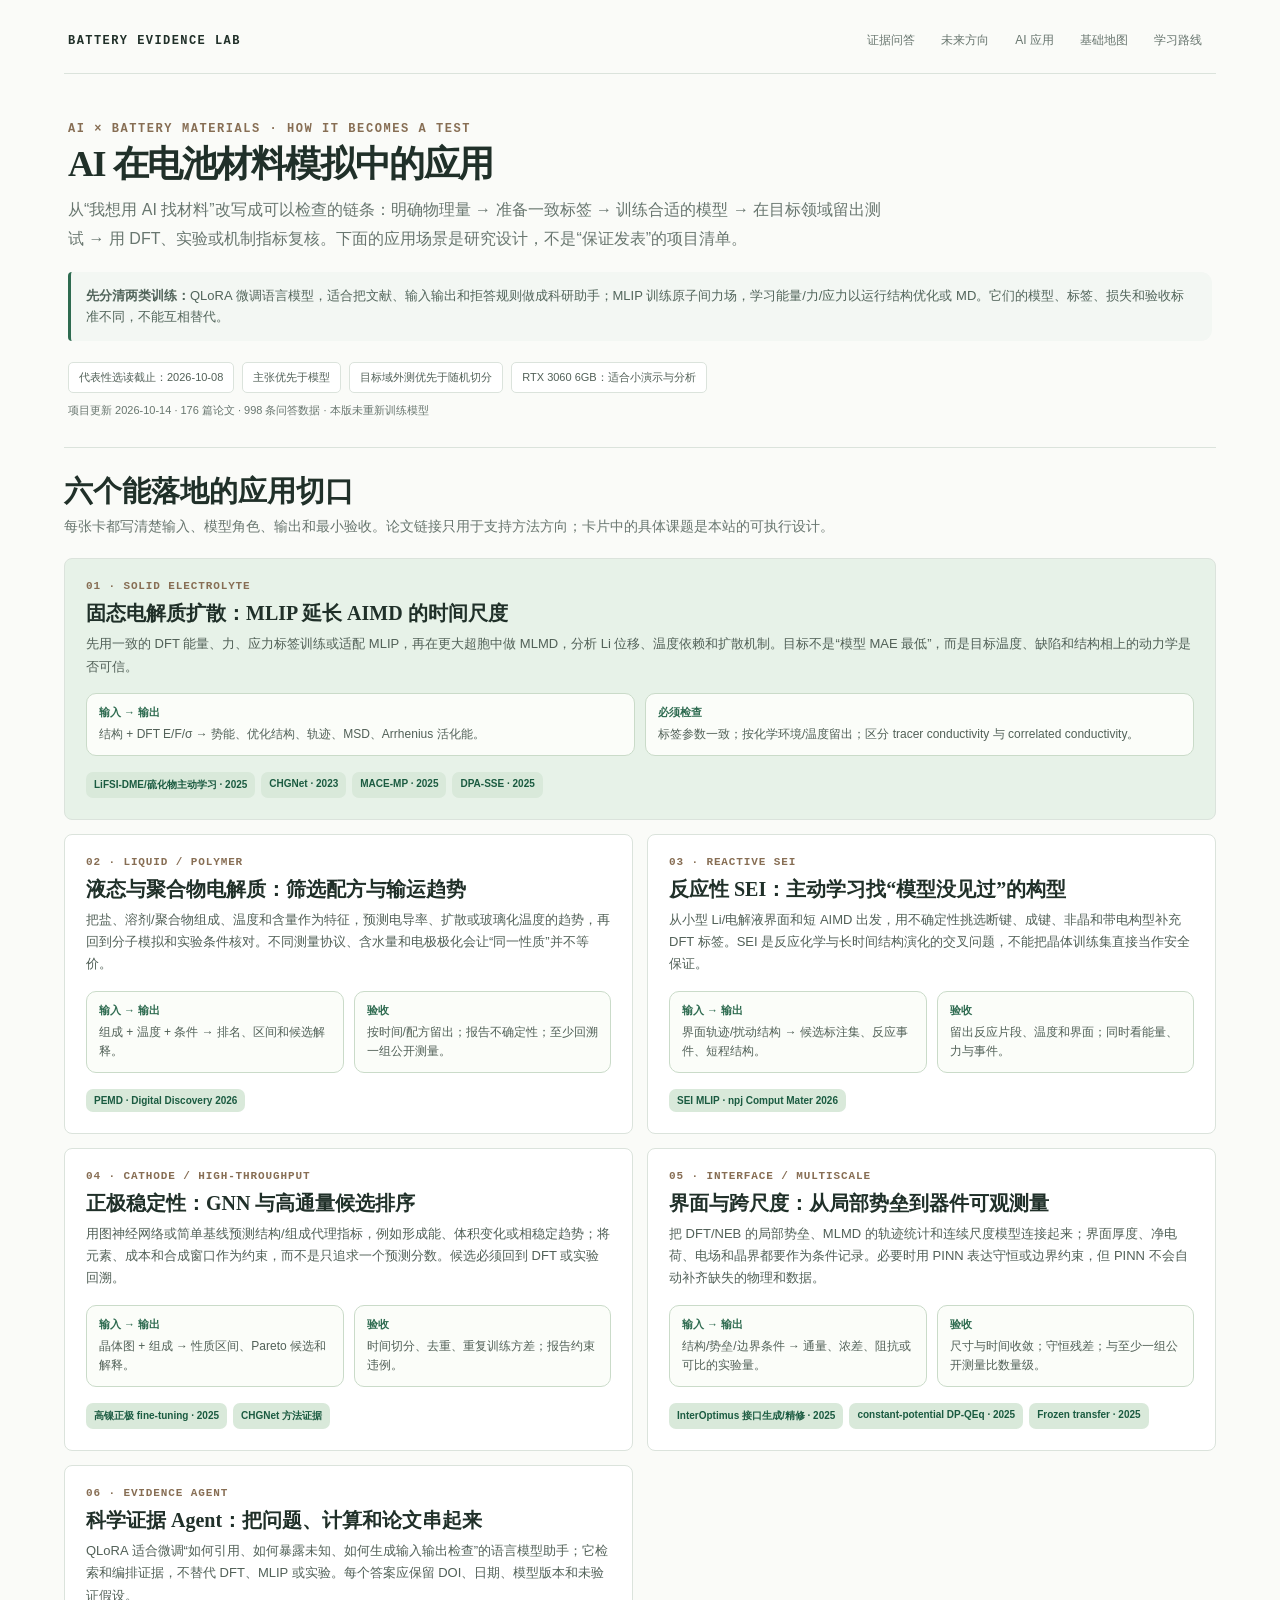
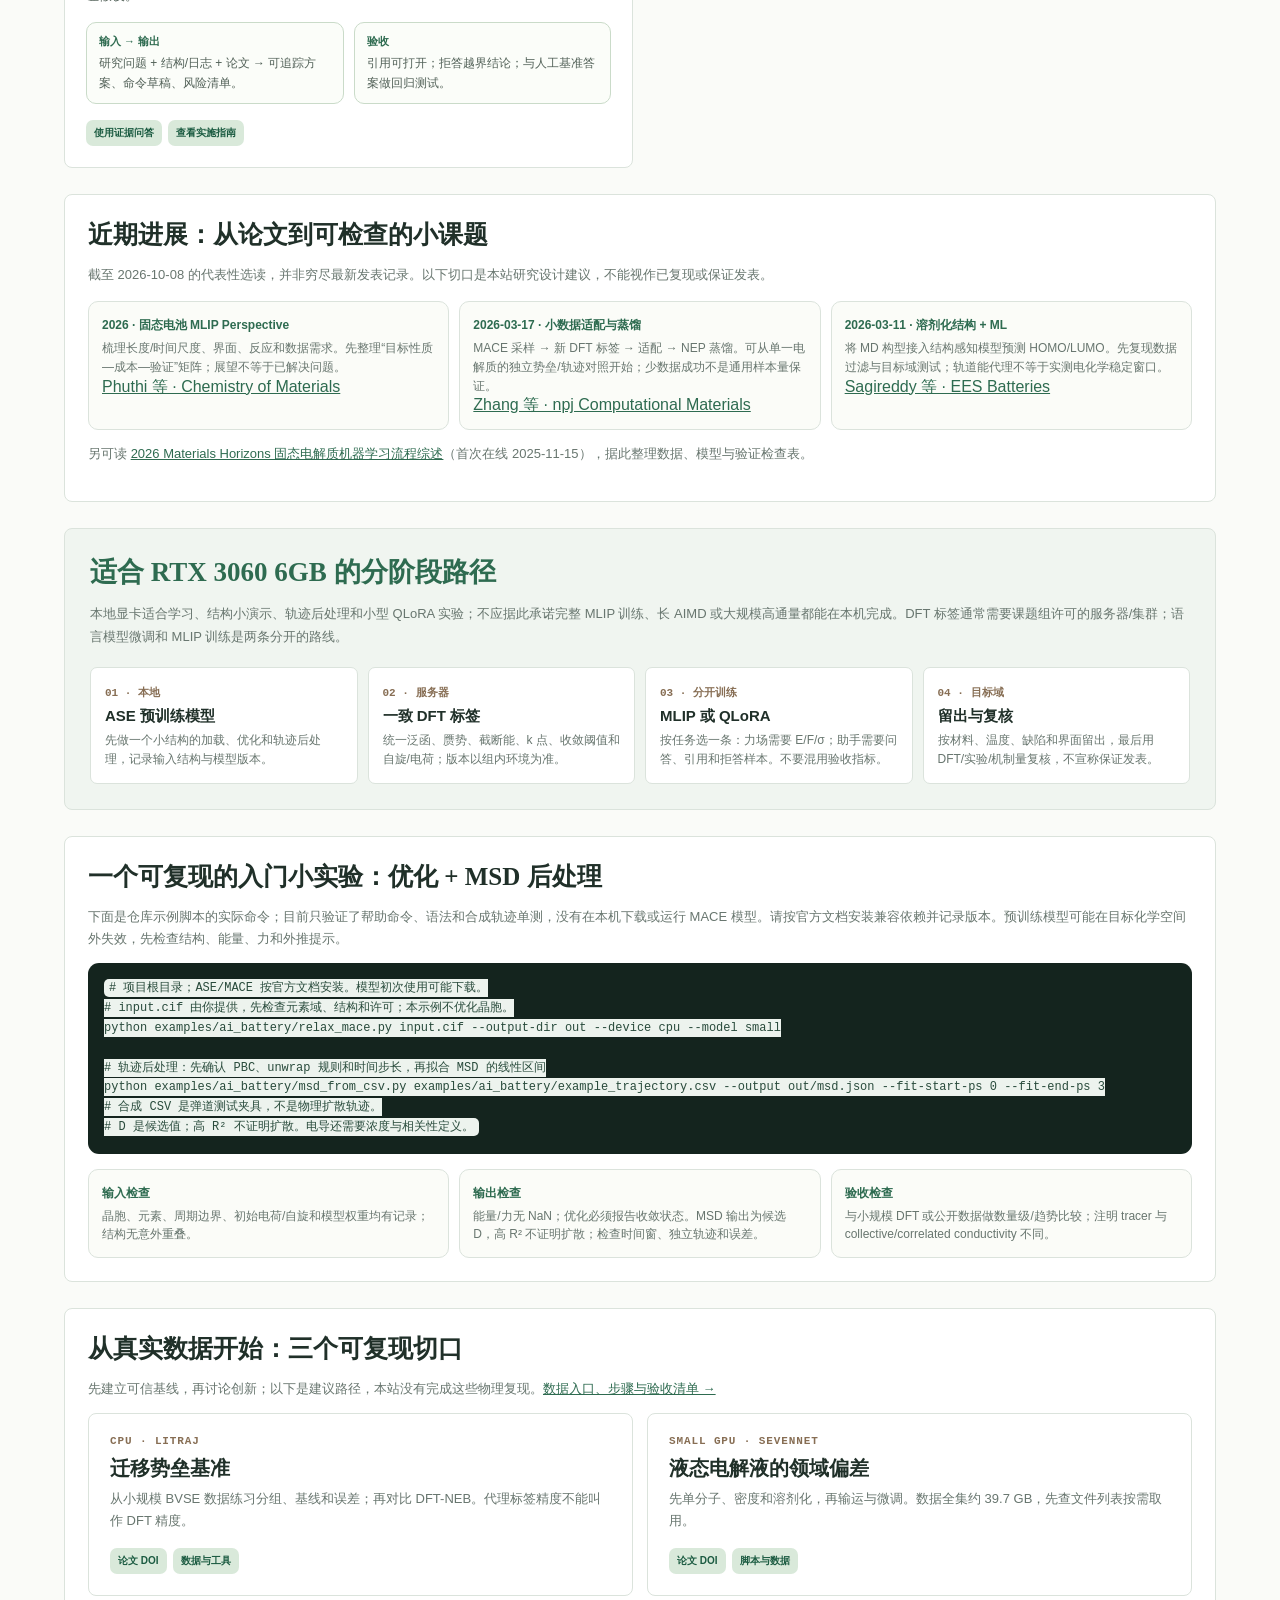
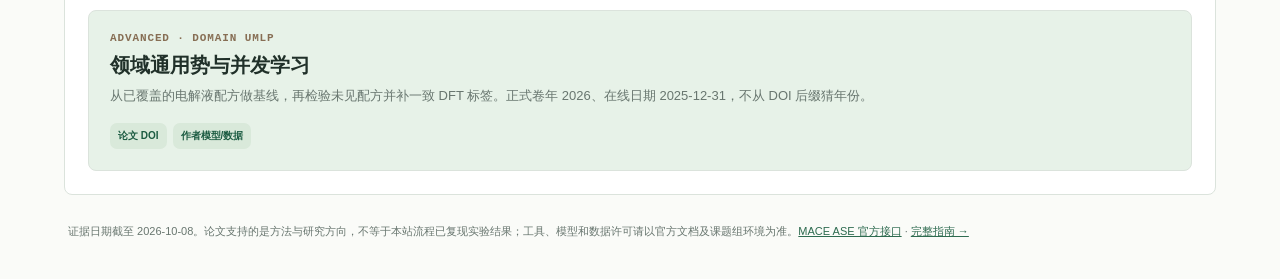
<file: static/ai-battery-applications.html>
<!doctype html>
<html lang="zh-CN">
<head>
  <meta charset="utf-8" />
  <meta name="viewport" content="width=device-width, initial-scale=1" />
  <title>AI在电池材料模拟中的应用 · Battery Evidence Lab</title>
  <style>
    :root{--ink:#172520;--muted:#64736b;--paper:#f6f4ee;--card:#fffefa;--line:#d9ded7;--green:#166647;--mint:#d9eee2;--orange:#c65f25;--blue:#245a8d;--shadow:0 18px 48px #1c352b1c}*{box-sizing:border-box}body{margin:0;color:var(--ink);background:var(--paper);font-family:Inter,"Noto Sans SC","Microsoft YaHei",sans-serif}body:before{content:"";position:fixed;inset:0;pointer-events:none;opacity:.4;background-image:radial-gradient(#294e3e18 1px,transparent 1px);background-size:22px 22px}.shell{position:relative;max-width:1240px;margin:auto;padding:30px}.site-nav{display:flex;align-items:center;justify-content:space-between;gap:18px;padding:0 4px 16px;border-bottom:1px solid var(--line)}.brand{color:var(--ink);font:700 12px/1 ui-monospace,monospace;letter-spacing:.12em;text-transform:uppercase;text-decoration:none}.site-nav-links{display:flex;gap:6px;flex-wrap:wrap;justify-content:flex-end}.site-nav-links a{padding:8px 10px;border-radius:999px;color:var(--muted);font-size:12px;text-decoration:none}.site-nav-links a:hover{background:var(--mint);color:var(--green)}header{padding:48px 4px 28px;border-bottom:1px solid var(--line)}.eyebrow{color:var(--orange);font:700 12px/1.2 ui-monospace,monospace;letter-spacing:.13em;text-transform:uppercase}h1{max-width:850px;margin:10px 0 12px;font:680 clamp(32px,5vw,62px)/1.05 Georgia,"Noto Serif SC",serif;letter-spacing:-.04em}.lede{max-width:820px;color:var(--muted);line-height:1.8;margin:0}.notice{margin-top:18px;padding:13px 15px;border-left:3px solid var(--orange);background:#fff3e9;border-radius:4px 11px 11px 4px;color:#744324;font-size:13px;line-height:1.65}.meta{display:flex;flex-wrap:wrap;gap:8px;margin-top:21px}.meta span{padding:7px 10px;border:1px solid var(--line);border-radius:999px;background:#fff;font-size:11px;color:#526158}main{padding-top:26px}.section-title{margin:0 0 7px;font:650 29px/1.2 Georgia,"Noto Serif SC",serif}.section-lede{margin:0 0 19px;color:var(--muted);line-height:1.7;font-size:14px}.cards{display:grid;grid-template-columns:repeat(2,minmax(0,1fr));gap:14px}.card{display:flex;flex-direction:column;padding:21px;background:var(--card);border:1px solid var(--line);border-radius:16px;box-shadow:var(--shadow)}.card.featured{grid-column:1/-1;background:#e7f2e8}.index{color:var(--orange);font:700 11px ui-monospace,monospace;letter-spacing:.08em}.card h3{margin:8px 0 7px;font:650 20px/1.3 Georgia,"Noto Serif SC",serif}.card p{margin:0;color:#526158;font-size:13px;line-height:1.72}.card .row{display:grid;grid-template-columns:1fr 1fr;gap:10px;margin-top:15px}.mini{padding:11px 12px;border:1px solid #cadbc9;border-radius:10px;background:#fbfdf9}.mini b{display:block;color:var(--green);font-size:11px;margin-bottom:4px}.mini span{color:#526158;font-size:12px;line-height:1.55}.links{display:flex;gap:6px;flex-wrap:wrap;margin-top:auto;padding-top:16px}.links a{padding:6px 8px;border-radius:7px;background:#d9e9da;color:#1b5b41;font-size:10px;font-weight:750;text-decoration:none}.links a:hover{background:#c5dec9}.band{margin-top:26px;padding:25px;background:#18382e;color:#edf7ef;border:1px solid #2c5c49;border-radius:18px}.band h2{margin:0 0 8px;color:#fff;font:650 27px Georgia,"Noto Serif SC",serif}.band p{color:#c7ded0;line-height:1.75;font-size:13px}.steps{display:grid;grid-template-columns:repeat(4,1fr);gap:10px;margin-top:18px}.step{padding:14px;background:#f7fbf4;color:var(--ink);border-radius:12px}.step b{color:var(--orange);font:700 11px ui-monospace,monospace}.step h3{margin:7px 0 5px;font-size:15px}.step p{margin:0;color:#526158;font-size:12px;line-height:1.6}.code-section{margin-top:26px;padding:23px;background:#fff;border:1px solid var(--line);border-radius:16px}.code-section h2{margin:0 0 9px;font:650 25px Georgia,"Noto Serif SC",serif}.code-section p{color:var(--muted);font-size:13px;line-height:1.7}.code{overflow:auto;padding:16px;border-radius:11px;background:#14241e;color:#d8f1df;font:12px/1.65 ui-monospace,SFMono-Regular,Consolas,monospace}code{padding:2px 5px;border-radius:5px;background:#edf3ee;color:#294b3c}.checks{display:grid;grid-template-columns:repeat(3,1fr);gap:10px;margin-top:15px}.check{padding:13px;border:1px solid var(--line);border-radius:10px;background:#fbfcf8}.check b{font-size:12px;color:var(--green)}.check p{margin:5px 0 0;font-size:12px;line-height:1.55;color:var(--muted)}footer{padding:27px 4px 8px;color:var(--muted);font-size:11px;line-height:1.7}a{color:var(--green)}@media(max-width:760px){.shell{padding:18px}.site-nav{align-items:flex-start;flex-direction:column}.site-nav-links{justify-content:flex-start}header{padding-top:35px}.cards{grid-template-columns:1fr}.card.featured{grid-column:auto}.card .row,.checks{grid-template-columns:1fr}.steps{grid-template-columns:1fr 1fr}}@media(max-width:450px){.steps{grid-template-columns:1fr}}
  </style>
  <link rel="stylesheet" href="./lab-ui.css">
  <script src="./lab-ui.js"></script>
</head>
<body><div class="shell">
  <nav class="site-nav" aria-label="页面导航"><a class="brand" href="./index.html#top">Battery Evidence Lab</a><div class="site-nav-links"><a href="./index.html#research-question">证据问答</a><a href="./future-directions.html">未来方向</a><a href="./ai-battery-applications.html" aria-current="page">AI 应用</a><a href="./foundations.html">基础地图</a><a href="./learning-route.html">学习路线</a></div></nav>
  <header><div class="eyebrow">AI × BATTERY MATERIALS · HOW IT BECOMES A TEST</div><h1>AI 在电池材料模拟中的应用</h1><p class="lede">从“我想用 AI 找材料”改写成可以检查的链条：明确物理量 → 准备一致标签 → 训练合适的模型 → 在目标领域留出测试 → 用 DFT、实验或机制指标复核。下面的应用场景是研究设计，不是“保证发表”的项目清单。</p><div class="notice"><strong>先分清两类训练：</strong>QLoRA 微调语言模型，适合把文献、输入输出和拒答规则做成科研助手；MLIP 训练原子间力场，学习能量/力/应力以运行结构优化或 MD。它们的模型、标签、损失和验收标准不同，不能互相替代。</div><div class="meta"><span>代表性选读截止：2026-10-08</span><span>主张优先于模型</span><span>目标域外测优先于随机切分</span><span>RTX 3060 6GB：适合小演示与分析</span></div><p class="project-progress" data-project-progress>项目进度：读取中…</p></header>
  <main><section aria-labelledby="applications"><h2 id="applications" class="section-title">六个能落地的应用切口</h2><p class="section-lede">每张卡都写清楚输入、模型角色、输出和最小验收。论文链接只用于支持方法方向；卡片中的具体课题是本站的可执行设计。</p><div class="cards">
    <article class="card featured"><div class="index">01 · SOLID ELECTROLYTE</div><h3>固态电解质扩散：MLIP 延长 AIMD 的时间尺度</h3><p>先用一致的 DFT 能量、力、应力标签训练或适配 MLIP，再在更大超胞中做 MLMD，分析 Li 位移、温度依赖和扩散机制。目标不是“模型 MAE 最低”，而是目标温度、缺陷和结构相上的动力学是否可信。</p><div class="row"><div class="mini"><b>输入 → 输出</b><span>结构 + DFT E/F/σ → 势能、优化结构、轨迹、MSD、Arrhenius 活化能。</span></div><div class="mini"><b>必须检查</b><span>标签参数一致；按化学环境/温度留出；区分 tracer conductivity 与 correlated conductivity。</span></div></div><div class="links"><a href="https://doi.org/10.1038/s41524-025-01747-7" target="_blank" rel="noreferrer">LiFSI-DME/硫化物主动学习 · 2025</a><a href="https://doi.org/10.1038/s42256-023-00716-3" target="_blank" rel="noreferrer">CHGNet · 2023</a><a href="https://doi.org/10.1063/5.0297006" target="_blank" rel="noreferrer">MACE-MP · 2025</a><a href="https://doi.org/10.1038/s41524-025-01764-6" target="_blank" rel="noreferrer">DPA-SSE · 2025</a></div></article>
    <article class="card"><div class="index">02 · LIQUID / POLYMER</div><h3>液态与聚合物电解质：筛选配方与输运趋势</h3><p>把盐、溶剂/聚合物组成、温度和含量作为特征，预测电导率、扩散或玻璃化温度的趋势，再回到分子模拟和实验条件核对。不同测量协议、含水量和电极极化会让“同一性质”并不等价。</p><div class="row"><div class="mini"><b>输入 → 输出</b><span>组成 + 温度 + 条件 → 排名、区间和候选解释。</span></div><div class="mini"><b>验收</b><span>按时间/配方留出；报告不确定性；至少回溯一组公开测量。</span></div></div><div class="links"><a href="https://doi.org/10.1039/D5DD00454C" target="_blank" rel="noreferrer">PEMD · Digital Discovery 2026</a></div></article>
    <article class="card"><div class="index">03 · REACTIVE SEI</div><h3>反应性 SEI：主动学习找“模型没见过”的构型</h3><p>从小型 Li/电解液界面和短 AIMD 出发，用不确定性挑选断键、成键、非晶和带电构型补充 DFT 标签。SEI 是反应化学与长时间结构演化的交叉问题，不能把晶体训练集直接当作安全保证。</p><div class="row"><div class="mini"><b>输入 → 输出</b><span>界面轨迹/扰动结构 → 候选标注集、反应事件、短程结构。</span></div><div class="mini"><b>验收</b><span>留出反应片段、温度和界面；同时看能量、力与事件。</span></div></div><div class="links"><a href="https://doi.org/10.1038/s41524-026-02271-y" target="_blank" rel="noreferrer">SEI MLIP · npj Comput Mater 2026</a></div></article>
    <article class="card"><div class="index">04 · CATHODE / HIGH-THROUGHPUT</div><h3>正极稳定性：GNN 与高通量候选排序</h3><p>用图神经网络或简单基线预测结构/组成代理指标，例如形成能、体积变化或相稳定趋势；将元素、成本和合成窗口作为约束，而不是只追求一个预测分数。候选必须回到 DFT 或实验回溯。</p><div class="row"><div class="mini"><b>输入 → 输出</b><span>晶体图 + 组成 → 性质区间、Pareto 候选和解释。</span></div><div class="mini"><b>验收</b><span>时间切分、去重、重复训练方差；报告约束违例。</span></div></div><div class="links"><a href="https://doi.org/10.1016/j.mtener.2025.101841" target="_blank" rel="noreferrer">高镍正极 fine-tuning · 2025</a><a href="https://doi.org/10.1038/s42256-023-00716-3" target="_blank" rel="noreferrer">CHGNet 方法证据</a></div></article>
    <article class="card"><div class="index">05 · INTERFACE / MULTISCALE</div><h3>界面与跨尺度：从局部势垒到器件可观测量</h3><p>把 DFT/NEB 的局部势垒、MLMD 的轨迹统计和连续尺度模型连接起来；界面厚度、净电荷、电场和晶界都要作为条件记录。必要时用 PINN 表达守恒或边界约束，但 PINN 不会自动补齐缺失的物理和数据。</p><div class="row"><div class="mini"><b>输入 → 输出</b><span>结构/势垒/边界条件 → 通量、浓差、阻抗或可比的实验量。</span></div><div class="mini"><b>验收</b><span>尺寸与时间收敛；守恒残差；与至少一组公开测量比数量级。</span></div></div><div class="links"><a href="https://doi.org/10.1016/j.jechem.2025.03.007" target="_blank" rel="noreferrer">InterOptimus 接口生成/精修 · 2025</a><a href="https://doi.org/10.1038/s41467-025-62824-5" target="_blank" rel="noreferrer">constant-potential DP-QEq · 2025</a><a href="https://doi.org/10.1038/s41524-025-01727-x" target="_blank" rel="noreferrer">Frozen transfer · 2025</a></div></article>
    <article class="card"><div class="index">06 · EVIDENCE AGENT</div><h3>科学证据 Agent：把问题、计算和论文串起来</h3><p>QLoRA 适合微调“如何引用、如何暴露未知、如何生成输入输出检查”的语言模型助手；它检索和编排证据，不替代 DFT、MLIP 或实验。每个答案应保留 DOI、日期、模型版本和未验证假设。</p><div class="row"><div class="mini"><b>输入 → 输出</b><span>研究问题 + 结构/日志 + 论文 → 可追踪方案、命令草稿、风险清单。</span></div><div class="mini"><b>验收</b><span>引用可打开；拒答越界结论；与人工基准答案做回归测试。</span></div></div><div class="links"><a href="./index.html#research-question">使用证据问答</a><a href="./guides/AI_BATTERY_APPLICATIONS.md">查看实施指南</a></div></article>
  </div></section>
  <section class="code-section" aria-labelledby="recent"><h2 id="recent">近期进展：从论文到可检查的小课题</h2><p>截至 2026-10-08 的代表性选读，并非穷尽最新发表记录。以下切口是本站研究设计建议，不能视作已复现或保证发表。</p><div class="checks"><div class="check"><b>2026 · 固态电池 MLIP Perspective</b><p>梳理长度/时间尺度、界面、反应和数据需求。先整理“目标性质—成本—验证”矩阵；展望不等于已解决问题。</p><a href="https://doi.org/10.1021/acs.chemmater.6c01051" target="_blank" rel="noreferrer">Phuthi 等 · Chemistry of Materials</a></div><div class="check"><b>2026-03-17 · 小数据适配与蒸馏</b><p>MACE 采样 → 新 DFT 标签 → 适配 → NEP 蒸馏。可从单一电解质的独立势垒/轨迹对照开始；少数据成功不是通用样本量保证。</p><a href="https://doi.org/10.1038/s41524-026-02023-y" target="_blank" rel="noreferrer">Zhang 等 · npj Computational Materials</a></div><div class="check"><b>2026-03-11 · 溶剂化结构 + ML</b><p>将 MD 构型接入结构感知模型预测 HOMO/LUMO。先复现数据过滤与目标域测试；轨道能代理不等于实测电化学稳定窗口。</p><a href="https://doi.org/10.1039/d6eb00024j" target="_blank" rel="noreferrer">Sagireddy 等 · EES Batteries</a></div></div><p>另可读 <a href="https://doi.org/10.1039/d5mh01525a" target="_blank" rel="noreferrer">2026 Materials Horizons 固态电解质机器学习流程综述</a>（首次在线 2025-11-15），据此整理数据、模型与验证检查表。</p></section>
  <section class="band" aria-labelledby="path"><h2 id="path">适合 RTX 3060 6GB 的分阶段路径</h2><p>本地显卡适合学习、结构小演示、轨迹后处理和小型 QLoRA 实验；不应据此承诺完整 MLIP 训练、长 AIMD 或大规模高通量都能在本机完成。DFT 标签通常需要课题组许可的服务器/集群；语言模型微调和 MLIP 训练是两条分开的路线。</p><div class="steps"><div class="step"><b>01 · 本地</b><h3>ASE 预训练模型</h3><p>先做一个小结构的加载、优化和轨迹后处理，记录输入结构与模型版本。</p></div><div class="step"><b>02 · 服务器</b><h3>一致 DFT 标签</h3><p>统一泛函、赝势、截断能、k 点、收敛阈值和自旋/电荷；版本以组内环境为准。</p></div><div class="step"><b>03 · 分开训练</b><h3>MLIP 或 QLoRA</h3><p>按任务选一条：力场需要 E/F/σ；助手需要问答、引用和拒答样本。不要混用验收指标。</p></div><div class="step"><b>04 · 目标域</b><h3>留出与复核</h3><p>按材料、温度、缺陷和界面留出，最后用 DFT/实验/机制量复核，不宣称保证发表。</p></div></div></section>
  <section class="code-section" aria-labelledby="demo"><h2 id="demo">一个可复现的入门小实验：优化 + MSD 后处理</h2><p>下面是仓库示例脚本的实际命令；目前只验证了帮助命令、语法和合成轨迹单测，没有在本机下载或运行 MACE 模型。请按官方文档安装兼容依赖并记录版本。预训练模型可能在目标化学空间外失效，先检查结构、能量、力和外推提示。</p><pre class="code"><code># 项目根目录；ASE/MACE 按官方文档安装。模型初次使用可能下载。
# input.cif 由你提供，先检查元素域、结构和许可；本示例不优化晶胞。
python examples/ai_battery/relax_mace.py input.cif --output-dir out --device cpu --model small

# 轨迹后处理：先确认 PBC、unwrap 规则和时间步长，再拟合 MSD 的线性区间
python examples/ai_battery/msd_from_csv.py examples/ai_battery/example_trajectory.csv --output out/msd.json --fit-start-ps 0 --fit-end-ps 3
# 合成 CSV 是弹道测试夹具，不是物理扩散轨迹。
# D 是候选值；高 R² 不证明扩散。电导还需要浓度与相关性定义。</code></pre><div class="checks"><div class="check"><b>输入检查</b><p>晶胞、元素、周期边界、初始电荷/自旋和模型权重均有记录；结构无意外重叠。</p></div><div class="check"><b>输出检查</b><p>能量/力无 NaN；优化必须报告收敛状态。MSD 输出为候选 D，高 R² 不证明扩散；检查时间窗、独立轨迹和误差。</p></div><div class="check"><b>验收检查</b><p>与小规模 DFT 或公开数据做数量级/趋势比较；注明 tracer 与 collective/correlated conductivity 不同。</p></div></div></section>
  <section class="code-section" aria-labelledby="benchmarks"><h2 id="benchmarks">从真实数据开始：三个可复现切口</h2><p>先建立可信基线，再讨论创新；以下是建议路径，本站没有完成这些物理复现。<a href="./guides/REPRODUCIBLE_BATTERY_AI_20261008.md">数据入口、步骤与验收清单 →</a></p><div class="cards"><article class="card"><span class="index">CPU · LITRAJ</span><h3>迁移势垒基准</h3><p>从小规模 BVSE 数据练习分组、基线和误差；再对比 DFT-NEB。代理标签精度不能叫作 DFT 精度。</p><div class="links"><a href="https://doi.org/10.1038/s41524-025-01571-z" target="_blank" rel="noreferrer">论文 DOI</a><a href="https://github.com/AIRI-Institute/LiTraj" target="_blank" rel="noreferrer">数据与工具</a></div></article><article class="card"><span class="index">SMALL GPU · SEVENNET</span><h3>液态电解液的领域偏差</h3><p>先单分子、密度和溶剂化，再输运与微调。数据全集约 39.7 GB，先查文件列表按需取用。</p><div class="links"><a href="https://doi.org/10.1039/D5DD00025D" target="_blank" rel="noreferrer">论文 DOI</a><a href="https://zenodo.org/records/15205477" target="_blank" rel="noreferrer">脚本与数据</a></div></article><article class="card featured"><span class="index">ADVANCED · DOMAIN UMLP</span><h3>领域通用势与并发学习</h3><p>从已覆盖的电解液配方做基线，再检验未见配方并补一致 DFT 标签。正式卷年 2026、在线日期 2025-12-31，不从 DOI 后缀猜年份。</p><div class="links"><a href="https://doi.org/10.1038/s41467-025-67982-0" target="_blank" rel="noreferrer">论文 DOI</a><a href="https://doi.org/10.12463/AI4EC/QZCYP1" target="_blank" rel="noreferrer">作者模型/数据</a></div></article></div></section></main>
  <footer>证据日期截至 2026-10-08。论文支持的是方法与研究方向，不等于本站流程已复现实验结果；工具、模型和数据许可请以官方文档及课题组环境为准。<a href="https://mace-docs.readthedocs.io/en/latest/guide/ase.html" target="_blank" rel="noreferrer">MACE ASE 官方接口</a> · <a href="./guides/AI_BATTERY_APPLICATIONS.md">完整指南 →</a></footer>
</div></body></html>
</file>
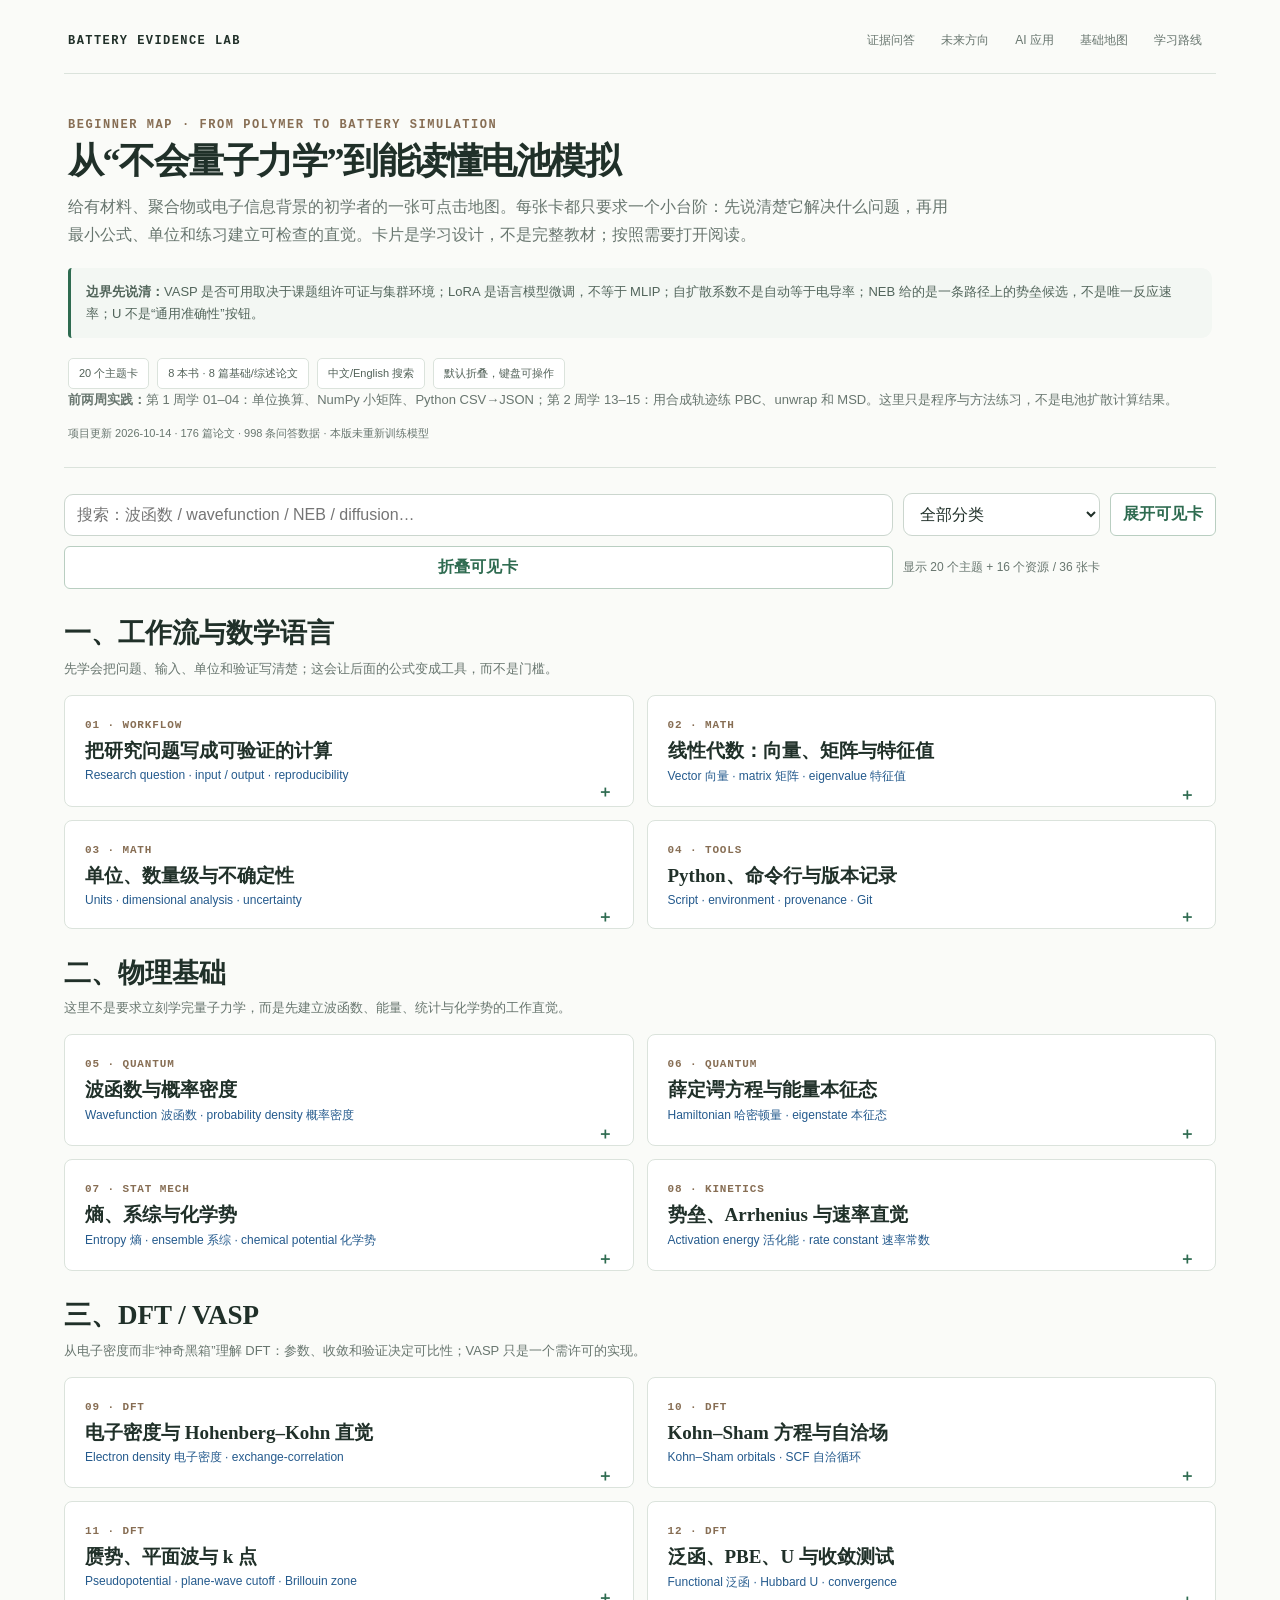
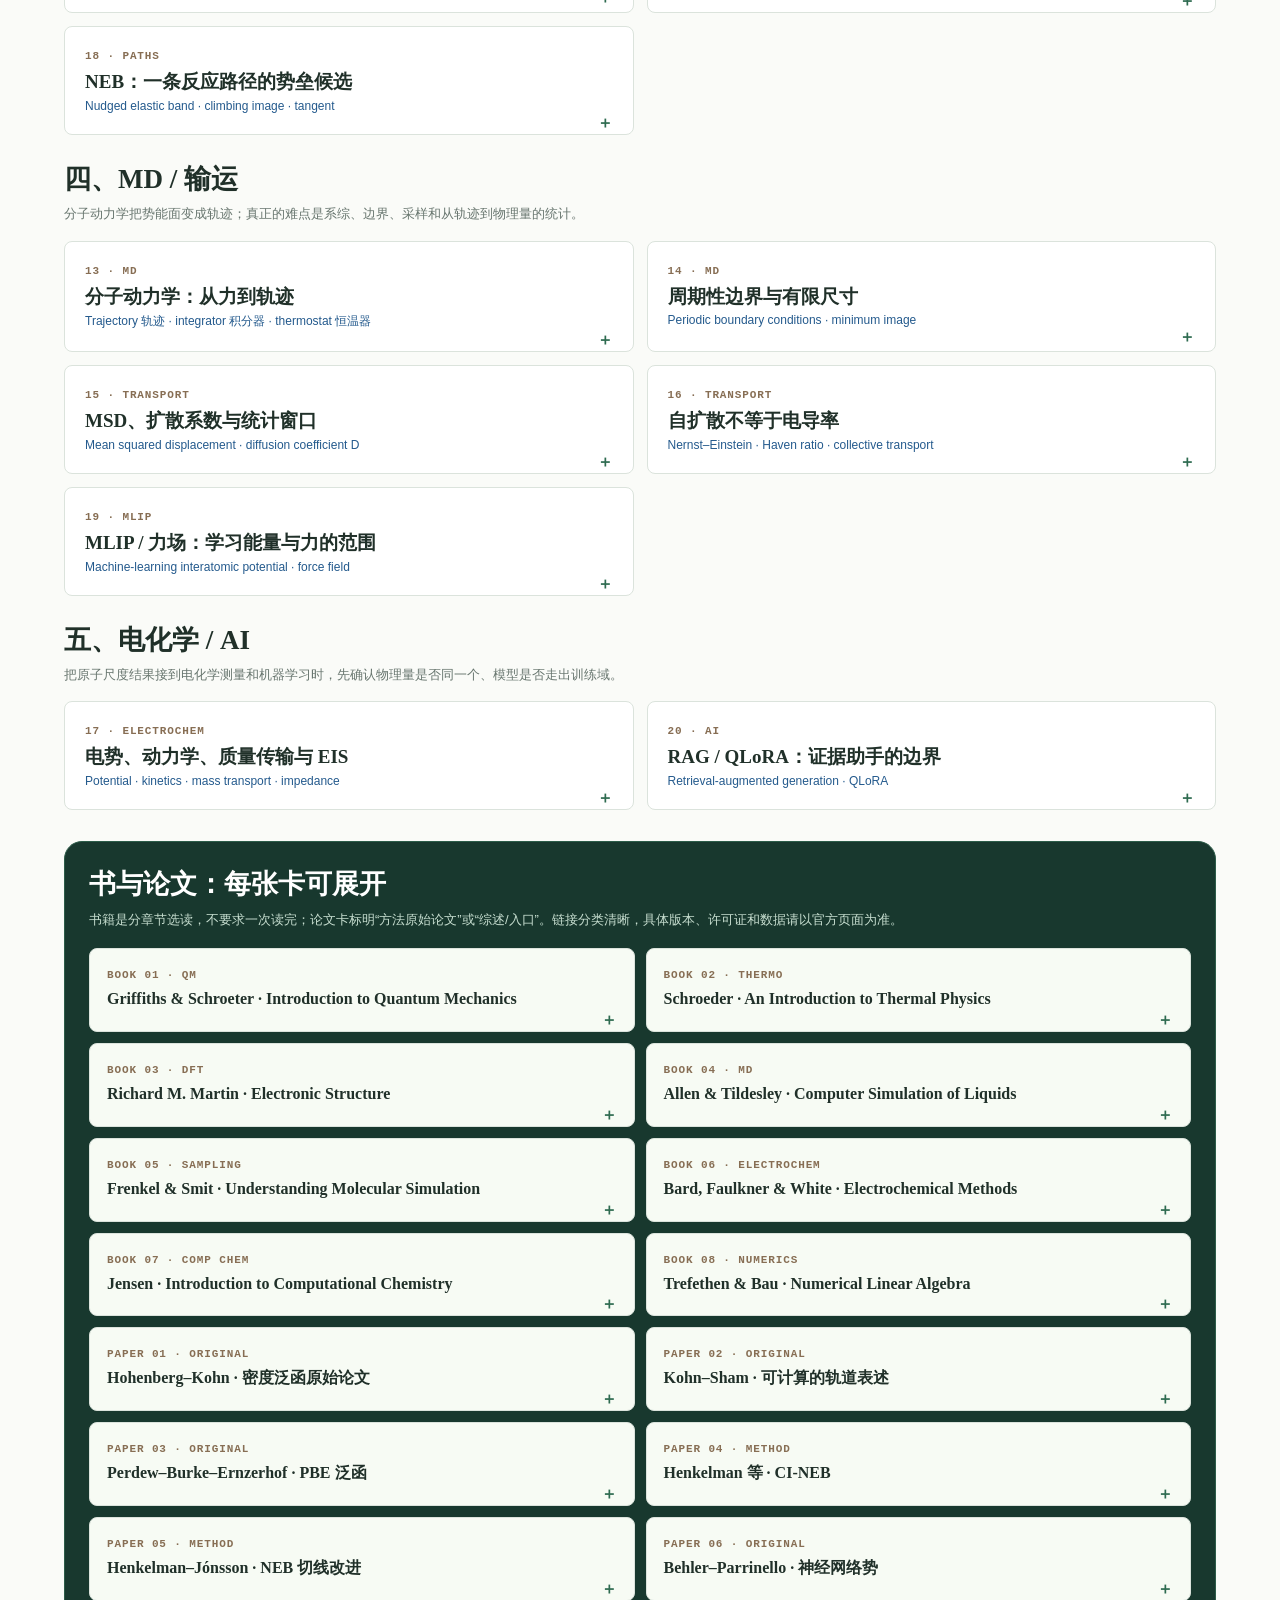
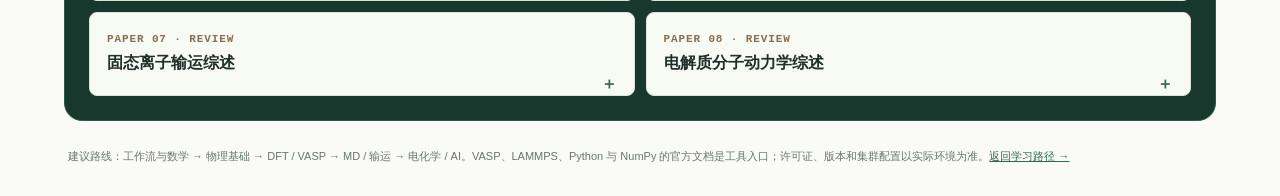
<file: static/foundations.html>
<!doctype html>
<html lang="zh-CN">
<head>
  <meta charset="utf-8">
  <meta name="viewport" content="width=device-width, initial-scale=1">
  <title>基础知识地图 · Battery Evidence Lab</title>
  <style>
    :root{--ink:#172520;--muted:#65736c;--paper:#f6f4ee;--card:#fffefa;--line:#d9ded7;--green:#166647;--mint:#d9eee2;--orange:#c65f25;--blue:#245a8d;--shadow:0 15px 40px #1c352b16}*{box-sizing:border-box}body{margin:0;color:var(--ink);background:var(--paper);font-family:Inter,"Noto Sans SC","Microsoft YaHei",sans-serif}body:before{content:"";position:fixed;inset:0;pointer-events:none;opacity:.4;background-image:radial-gradient(#294e3e18 1px,transparent 1px);background-size:22px 22px}.shell{position:relative;max-width:1240px;margin:auto;padding:30px}.site-nav{display:flex;align-items:center;justify-content:space-between;gap:18px;padding:0 4px 16px;border-bottom:1px solid var(--line)}.brand{color:var(--ink);font:700 12px/1 ui-monospace,monospace;letter-spacing:.12em;text-transform:uppercase;text-decoration:none}.site-nav-links{display:flex;gap:6px;flex-wrap:wrap;justify-content:flex-end}.site-nav-links a{padding:8px 10px;border-radius:999px;color:var(--muted);font-size:12px;text-decoration:none}.site-nav-links a:hover,.site-nav-links a:focus-visible{background:var(--mint);color:var(--green);outline:none}header{padding:44px 4px 25px;border-bottom:1px solid var(--line)}.eyebrow{color:var(--orange);font:700 12px/1.2 ui-monospace,monospace;letter-spacing:.13em;text-transform:uppercase}h1{max-width:880px;margin:10px 0 12px;font:680 clamp(32px,5vw,60px)/1.06 Georgia,"Noto Serif SC",serif;letter-spacing:-.04em}.lede{max-width:880px;color:var(--muted);line-height:1.8;margin:0}.notice{margin-top:18px;padding:13px 15px;border-left:3px solid var(--orange);background:#fff3e9;border-radius:4px 11px 11px 4px;color:#744324;font-size:13px;line-height:1.7}.meta{display:flex;flex-wrap:wrap;gap:8px;margin-top:20px}.meta span{padding:7px 10px;border:1px solid var(--line);border-radius:999px;background:#fff;font-size:11px;color:#526158}main{padding-top:25px}.controls{display:grid;grid-template-columns:minmax(240px,1fr) auto auto;gap:10px;align-items:center;margin-bottom:22px}.controls label{position:absolute;width:1px;height:1px;overflow:hidden;clip:rect(0,0,0,0)}input,select,button{font:inherit}input,select{width:100%;padding:11px 12px;border:1px solid #cbd6ce;border-radius:9px;background:#fff;color:var(--ink)}button{padding:10px 12px;border:1px solid #b9cec1;border-radius:9px;background:#fff;color:var(--green);cursor:pointer;font-weight:700}button:hover,button:focus-visible{background:var(--mint);outline:2px solid #94bba5;outline-offset:1px}.count{color:var(--muted);font-size:12px;white-space:nowrap}.group{margin:28px 0 0}.group h2{margin:0 0 7px;font:650 27px/1.25 Georgia,"Noto Serif SC",serif}.group-lede{margin:0 0 15px;color:var(--muted);font-size:13px;line-height:1.7}.cards{display:grid;grid-template-columns:repeat(2,minmax(0,1fr));gap:13px}.topic,.resource{background:var(--card);border:1px solid var(--line);border-radius:15px;box-shadow:var(--shadow);overflow:hidden}.topic[hidden],.resource[hidden]{display:none}.topic summary,.resource summary{display:block;cursor:pointer;padding:18px 20px;list-style:none}.topic summary::-webkit-details-marker,.resource summary::-webkit-details-marker{display:none}.topic summary:after,.resource summary:after{content:"＋";float:right;color:var(--green);font-weight:700}.topic[open] summary:after,.resource[open] summary:after{content:"−"}.topic summary:hover,.topic summary:focus-visible,.resource summary:hover,.resource summary:focus-visible{background:#f1f8f1;outline:none}.num{color:var(--orange);font:700 11px ui-monospace,monospace;letter-spacing:.08em}.topic h3,.resource h3{margin:7px 28px 0 0;font:650 19px/1.3 Georgia,"Noto Serif SC",serif}.terms{margin:4px 28px 0 0;color:var(--blue);font-size:12px}.topic-body,.resource-body{padding:0 20px 20px;border-top:1px solid #edf0ea}.topic-body p,.resource-body p{margin:13px 0 0;color:#526158;font-size:12px;line-height:1.7}.topic-body strong,.resource-body strong{color:var(--green)}.glossary{display:grid;grid-template-columns:max-content 1fr;gap:4px 10px;margin:13px 0 0;padding:10px 11px;border:1px solid #d5e1d5;border-radius:9px;background:#fbfdf9;font-size:12px;line-height:1.5}.glossary dt{color:var(--green);font-weight:750}.glossary dd{margin:0;color:#526158}.facts{display:grid;grid-template-columns:1fr 1fr;gap:9px;margin-top:13px}.fact{padding:10px 11px;border:1px solid #d5e1d5;border-radius:9px;background:#fbfdf9}.fact b{display:block;color:var(--green);font-size:11px;margin-bottom:3px}.fact span{display:block;color:#526158;font-size:12px;line-height:1.55}.links{display:flex;flex-wrap:wrap;gap:6px;margin-top:13px}.links a{padding:6px 8px;border-radius:7px;background:#dcebdd;color:#1b5b41;font-size:10px;font-weight:750;text-decoration:none}.links a:hover{background:#c5dec9}.empty{display:none;margin:18px 0;padding:20px;border:1px dashed #c6d1c8;border-radius:12px;background:#fff;color:var(--muted);text-align:center}.empty.show{display:block}.resources{margin-top:31px;padding:24px;background:#18382e;color:#edf7ef;border:1px solid #2c5c49;border-radius:18px}.resources h2{margin:0 0 7px;color:#fff;font:650 27px Georgia,"Noto Serif SC",serif}.resources>p{margin:0;color:#c7ded0;line-height:1.7;font-size:13px}.resource-grid{display:grid;grid-template-columns:repeat(2,minmax(0,1fr));gap:11px;margin-top:17px}.resource{box-shadow:none;background:#f7fbf4;color:var(--ink)}.resource summary{padding:15px 17px}.resource-body{padding:0 17px 17px}.resource h3{font-size:16px}.resource .links a{background:#d9e9da}.footer{padding:26px 4px 7px;color:var(--muted);font-size:11px;line-height:1.7}.footer a{color:var(--green)}
    @media(max-width:760px){.shell{padding:18px}.site-nav{align-items:flex-start;flex-direction:column}.site-nav-links{justify-content:flex-start}header{padding-top:34px}.controls{grid-template-columns:1fr 1fr}.controls input{grid-column:1/-1}.count{grid-column:1/-1}.cards,.resource-grid{grid-template-columns:1fr}.facts{grid-template-columns:1fr}}
  </style>
  <link rel="stylesheet" href="./lab-ui.css">
  <script src="./lab-ui.js"></script>
</head>
<body><div class="shell">
  <nav class="site-nav" aria-label="页面导航"><a class="brand" href="./index.html#top">Battery Evidence Lab</a><div class="site-nav-links"><a href="./index.html#research-question">证据问答</a><a href="./future-directions.html">未来方向</a><a href="./ai-battery-applications.html">AI 应用</a><a href="./foundations.html" aria-current="page">基础地图</a><a href="./learning-route.html">学习路线</a></div></nav>
  <header><div class="eyebrow">BEGINNER MAP · FROM POLYMER TO BATTERY SIMULATION</div><h1>从“不会量子力学”到能读懂电池模拟</h1><p class="lede">给有材料、聚合物或电子信息背景的初学者的一张可点击地图。每张卡都只要求一个小台阶：先说清楚它解决什么问题，再用最小公式、单位和练习建立可检查的直觉。卡片是学习设计，不是完整教材；按照需要打开阅读。</p><div class="notice"><strong>边界先说清：</strong>VASP 是否可用取决于课题组许可证与集群环境；LoRA 是语言模型微调，不等于 MLIP；自扩散系数不是自动等于电导率；NEB 给的是一条路径上的势垒候选，不是唯一反应速率；U 不是“通用准确性”按钮。</div><div class="meta"><span>20 个主题卡</span><span>8 本书 · 8 篇基础/综述论文</span><span>中文/English 搜索</span><span>默认折叠，键盘可操作</span></div><p class="group-lede"><strong>前两周实践：</strong>第 1 周学 01–04：单位换算、NumPy 小矩阵、Python CSV→JSON；第 2 周学 13–15：用合成轨迹练 PBC、unwrap 和 MSD。这里只是程序与方法练习，不是电池扩散计算结果。</p><p class="project-progress" data-project-progress>项目进度：读取中…</p></header>
  <main><div class="controls"><label for="search">搜索知识与资源</label><input id="search" type="search" placeholder="搜索：波函数 / wavefunction / NEB / diffusion…" autocomplete="off"><label for="category">筛选分类</label><select id="category"><option value="all">全部分类</option><option value="workflow">工作流与数学</option><option value="physics">物理基础</option><option value="dft">DFT / VASP</option><option value="md">MD / 输运</option><option value="electrochem">电化学 / AI</option></select><button id="expand" type="button">展开可见卡</button><button id="collapse" type="button">折叠可见卡</button><span class="count" id="count" role="status" aria-live="polite">显示 20 个主题 + 16 个资源 / 36 张卡</span></div><div class="empty" id="empty">没有匹配的主题。试试中文、English、缩短关键词，或清除筛选。</div>
    <section class="group" data-group="workflow" aria-labelledby="workflow-title"><h2 id="workflow-title">一、工作流与数学语言</h2><p class="group-lede">先学会把问题、输入、单位和验证写清楚；这会让后面的公式变成工具，而不是门槛。</p><div class="cards">
      <details class="topic" id="topic-question" data-category="workflow" data-search="研究问题 research question workflow reproducibility 可复现"><summary><span class="num">01 · WORKFLOW</span><h3>把研究问题写成可验证的计算</h3><div class="terms">Research question · input / output · reproducibility</div></summary><div class="topic-body"><dl class="glossary"><dt>Research question / 研究问题</dt><dd>可被输入、输出和基线检验的问题。</dd><dt>Reproducibility / 可复现</dt><dd>别人能用相同输入重跑并解释差异。</dd></dl><p><strong>为什么有用：</strong>避免“跑一个很大的模型”却不知道要支持哪条主张。先写材料、状态、观测量和比较基线。</p><div class="facts"><div class="fact"><b>前置</b><span>能读图表；知道长度、时间、温度单位。</span></div><div class="fact"><b>最小例子</b><span>问“升温是否加快 Li 扩散？”输入 T/K，输出 D/m²·s⁻¹。</span></div><div class="fact"><b>练习</b><span>把“找好电解质”改写成一个带测试集的句子。</span></div><div class="fact"><b>常见坑 / 完成</b><span>坑：把相关性叫因果。完成：一页纸含假设、输入、输出、基线、验收。</span></div></div><p><strong>选读：</strong>Python Tutorial；Trefethen &amp; Bau（数值语言）。</p><div class="links"><a href="https://docs.python.org/3/tutorial/" target="_blank" rel="noreferrer">官方 Python</a></div></div></details>
      <details class="topic" id="topic-linear-algebra" data-category="workflow" data-search="线性代数 linear algebra vector matrix eigenvalue QR 条件数"><summary><span class="num">02 · MATH</span><h3>线性代数：向量、矩阵与特征值</h3><div class="terms">Vector 向量 · matrix 矩阵 · eigenvalue 特征值</div></summary><div class="topic-body"><dl class="glossary"><dt>Eigenvalue / 特征值</dt><dd>矩阵作用后只改变大小、不改变方向的数。</dd><dt>Conditioning / 条件数</dt><dd>输入小误差可能被放大的敏感度。</dd></dl><p><strong>为什么有用：</strong>量子态、拟合参数和结构坐标都用向量表示；许多计算就是稳定地解矩阵问题。</p><div class="facts"><div class="fact"><b>前置</b><span>高中代数；会读坐标和求和符号。</span></div><div class="fact"><b>公式 / 单位</b><span>A v = λv；λ 的单位随 A 决定。</span></div><div class="fact"><b>练习</b><span>用 NumPy 求 2×2 矩阵的特征值并检查 Av−λv。</span></div><div class="fact"><b>常见坑 / 完成</b><span>坑：显式求逆放大误差。完成：解释条件数为何影响结果。</span></div></div><p><strong>选读：</strong>Trefethen &amp; Bau 的 QR、conditioning、eigen 章节。</p><div class="links"><a href="https://numpy.org/doc/stable/user/absolute_beginners.html" target="_blank" rel="noreferrer">NumPy 入门</a><a href="https://epubs.siam.org/doi/10.1137/1.9781611977165" target="_blank" rel="noreferrer">SIAM 书页</a></div></div></details>
      <details class="topic" id="topic-units" data-category="workflow" data-search="单位 units uncertainty 误差 dimension 无量纲"><summary><span class="num">03 · MATH</span><h3>单位、数量级与不确定性</h3><div class="terms">Units · dimensional analysis · uncertainty</div></summary><div class="topic-body"><dl class="glossary"><dt>Dimensional analysis / 量纲分析</dt><dd>用单位检查公式和数量级是否可能正确。</dd><dt>Uncertainty / 不确定性</dt><dd>来自采样、拟合或测量的结果范围。</dd></dl><p><strong>为什么有用：</strong>一处 Å/fs/eV 与 nm/ps/J 混用，就能让扩散、力或能垒错很多个数量级。</p><div class="facts"><div class="fact"><b>前置</b><span>基础物理量；会做科学计数法。</span></div><div class="fact"><b>公式 / 单位</b><span>1 eV = 1.602×10⁻¹⁹ J；D 的 SI 单位是 m²/s。</span></div><div class="fact"><b>练习</b><span>把 0.01 Å²/fs 转成 m²/s，并写转换链。</span></div><div class="fact"><b>常见坑 / 完成</b><span>坑：只报平均值。完成：结果带单位、误差、采样区间和转换说明。</span></div></div><p><strong>选读：</strong>Schroeder 的热物理章节帮助连接宏观量与微观统计。</p></div></details>
      <details class="topic" id="topic-linux-git" data-category="workflow" data-search="Linux Git Python version control 命令 行日志"><summary><span class="num">04 · TOOLS</span><h3>Python、命令行与版本记录</h3><div class="terms">Script · environment · provenance · Git</div></summary><div class="topic-body"><dl class="glossary"><dt>Provenance / 来源记录</dt><dd>输入、版本、参数和输出之间的可追踪链。</dd><dt>Environment / 环境</dt><dd>运行脚本所需的软件、库和版本集合。</dd></dl><p><strong>为什么有用：</strong>模拟不是一次性截图；脚本和日志要让未来的你重跑同一输入并找出差异。</p><div class="facts"><div class="fact"><b>前置</b><span>文件、文件夹和文本编辑；不要求编程基础。</span></div><div class="fact"><b>最小例子</b><span>读取 CSV → 计算均值 → 保存 JSON；记录 Python 和包版本。</span></div><div class="fact"><b>练习</b><span>写一个命令行脚本，输入文件名后输出行数和单位。</span></div><div class="fact"><b>常见坑 / 完成</b><span>坑：手改输出。完成：新环境能按 README 重现小结果。</span></div></div><p><strong>选读：</strong>官方 Python Tutorial；再为每个计算建立最小测试。</p><div class="links"><a href="https://docs.python.org/3/tutorial/" target="_blank" rel="noreferrer">Python 官方教程</a></div></div></details>
     </div></section>
    <section class="group" data-group="physics" aria-labelledby="physics-title"><h2 id="physics-title">二、物理基础</h2><p class="group-lede">这里不是要求立刻学完量子力学，而是先建立波函数、能量、统计与化学势的工作直觉。</p><div class="cards">
      <details class="topic" id="topic-wavefunction" data-category="physics" data-search="波函数 wavefunction quantum 量子 概率 density"><summary><span class="num">05 · QUANTUM</span><h3>波函数与概率密度</h3><div class="terms">Wavefunction 波函数 · probability density 概率密度</div></summary><div class="topic-body"><dl class="glossary"><dt>Wavefunction / 波函数</dt><dd>描述量子态的复数函数，不直接是概率。</dd><dt>Probability density / 概率密度</dt><dd>波函数模平方，表示在位置附近找到粒子的概率密度。</dd></dl><p><strong>为什么有用：</strong>电子结构计算的基本对象不是一条“电子轨迹”，而是可归一化的量子态。</p><div class="facts"><div class="fact"><b>前置</b><span>复数、积分和基本微积分；不要求先会算原子。</span></div><div class="fact"><b>公式 / 单位</b><span>ρ(r)=|ψ(r)|²；∫ρ(r)dr=1（无量纲概率）。</span></div><div class="fact"><b>练习</b><span>检查一维盒中归一化波函数的概率积分。</span></div><div class="fact"><b>常见坑 / 完成</b><span>坑：把 ψ 当概率。完成：能解释相位与 |ψ|² 的区别。</span></div></div><p><strong>选读：</strong>Griffiths &amp; Schroeter 第 1–2 章（选读波函数/薛定谔）。</p><div class="links"><a href="https://www.cambridge.org/highereducation/books/introduction-to-quantum-mechanics/990799CA07A83FC5312402AF6860311E/contents/449599D80F4A62F9EA44BF00F20A3A92" target="_blank" rel="noreferrer">出版社目录</a></div></div></details>
      <details class="topic" id="topic-schrodinger" data-category="physics" data-search="薛定谔 Schrödinger equation Hamiltonian 哈密顿量 energy 能量"><summary><span class="num">06 · QUANTUM</span><h3>薛定谔方程与能量本征态</h3><div class="terms">Hamiltonian 哈密顿量 · eigenstate 本征态</div></summary><div class="topic-body"><dl class="glossary"><dt>Hamiltonian / 哈密顿量</dt><dd>表示系统总能量的量子算符。</dd><dt>Eigenstate / 本征态</dt><dd>被算符作用后只乘一个本征值的状态。</dd></dl><p><strong>为什么有用：</strong>DFT 虽不直接求多电子波函数，但能量泛函与 Kohn–Sham 方程仍沿用这套语言。</p><div class="facts"><div class="fact"><b>前置</b><span>波函数、导数、线性代数。</span></div><div class="fact"><b>公式 / 单位</b><span>Ĥψ=Eψ；E 常以 eV 或 Hartree 报告。</span></div><div class="fact"><b>练习</b><span>以一维无限深势阱为例，推导边界条件如何得到离散能级；再说明自由粒子/散射态可具有连续能谱。</span></div><div class="fact"><b>常见坑 / 完成</b><span>坑：把轨道能级直接当实验电离能。完成：能区分算符、态和可观测量。</span></div></div><p><strong>选读：</strong>Griffiths 第 2–3 章；关注算符与线性代数，而非一次读完全书。</p></div></details>
      <details class="topic" id="topic-thermo" data-category="physics" data-search="热力学 thermodynamics entropy 熵 ensemble 系综 chemical potential 化学势"><summary><span class="num">07 · STAT MECH</span><h3>熵、系综与化学势</h3><div class="terms">Entropy 熵 · ensemble 系综 · chemical potential 化学势</div></summary><div class="topic-body"><dl class="glossary"><dt>Ensemble / 系综</dt><dd>满足同一宏观约束的一组可能微观状态。</dd><dt>Chemical potential / 化学势</dt><dd>增加一个粒子时自由能的变化倾向。</dd></dl><p><strong>为什么有用：</strong>温度、浓度和相平衡会改变材料中“最可能”的状态；这是理解输运与反应方向的桥梁。</p><div class="facts"><div class="fact"><b>前置</b><span>能量、温度、概率；会读偏导符号。</span></div><div class="fact"><b>公式 / 单位</b><span>β=1/(kBT)；μ 的单位是能量/粒子。</span></div><div class="fact"><b>练习</b><span>说明升温为何会提高跨越固定势垒的概率。</span></div><div class="fact"><b>常见坑 / 完成</b><span>坑：熵不是“混乱度”万能解释。完成：能说清 NVT 与 NPT 约束。</span></div></div><p><strong>选读：</strong>Schroeder《An Introduction to Thermal Physics》：熵、系综、化学势。</p><div class="links"><a href="https://libcat.weber.edu/bib/1022300" target="_blank" rel="noreferrer">图书馆记录</a></div></div></details>
      <details class="topic" id="topic-barrier" data-category="physics" data-search="势垒 barrier Arrhenius 过渡态 transition state rate 速率"><summary><span class="num">08 · KINETICS</span><h3>势垒、Arrhenius 与速率直觉</h3><div class="terms">Activation energy 活化能 · rate constant 速率常数</div></summary><div class="topic-body"><dl class="glossary"><dt>Activation energy / 活化能</dt><dd>从起点到过渡区域需要跨越的能量尺度。</dd><dt>Prefactor / 前因子</dt><dd>除指数势垒外还包含碰撞、振动等动力学因素。</dd></dl><p><strong>为什么有用：</strong>能量差只是机制的一部分；温度、前因子、熵和路径都会影响速率。</p><div class="facts"><div class="fact"><b>前置</b><span>指数函数、温度和能量单位。</span></div><div class="fact"><b>公式 / 单位</b><span>k≈A exp(−Ea/kBT)；k 的单位依反应级数而定。</span></div><div class="fact"><b>练习</b><span>计算 0.5 eV 势垒在 300/600 K 的 Boltzmann 因子比。</span></div><div class="fact"><b>常见坑 / 完成</b><span>坑：把 NEB 峰值直接称完整速率。完成：指出缺少的动力学信息。</span></div></div><p><strong>选读：</strong>Bard–Faulkner–White 的动力学章节；配合 CI-NEB 论文。</p></div></details>
    </div></section>
    <section class="group" data-group="dft" aria-labelledby="dft-title"><h2 id="dft-title">三、DFT / VASP</h2><p class="group-lede">从电子密度而非“神奇黑箱”理解 DFT：参数、收敛和验证决定可比性；VASP 只是一个需许可的实现。</p><div class="cards">
      <details class="topic" id="topic-density" data-category="dft" data-search="电子密度 electron density DFT Hohenberg Kohn HK"><summary><span class="num">09 · DFT</span><h3>电子密度与 Hohenberg–Kohn 直觉</h3><div class="terms">Electron density 电子密度 · exchange-correlation</div></summary><div class="topic-body"><dl class="glossary"><dt>Electron density / 电子密度</dt><dd>每个位置附近电子数的空间分布。</dd><dt>Exchange-correlation / 交换-相关</dt><dd>DFT 中描述电子交换与相关效应的近似项。</dd></dl><p><strong>为什么有用：</strong>DFT 把多电子问题改写为密度问题，但“原则上存在”不等于近似自动准确。</p><div class="facts"><div class="fact"><b>前置</b><span>波函数、概率密度、变分直觉。</span></div><div class="fact"><b>公式 / 单位</b><span>∫n(r)dr=N；n 常以 e/Å³ 表示。</span></div><div class="fact"><b>练习</b><span>解释电子数约束和交换-相关泛函各自做什么。</span></div><div class="fact"><b>常见坑 / 完成</b><span>坑：把 DFT 当实验真值。完成：写出泛函、赝势和收敛设置。</span></div></div><p><strong>选读：</strong>Hohenberg–Kohn 原论文；Martin《Electronic Structure》密度章节。</p><div class="links"><a href="https://doi.org/10.1103/PhysRev.136.B864" target="_blank" rel="noreferrer">HK DOI</a><a href="https://www.cambridge.org/core/books/abs/electronic-structure/contents/15C442DFCDE41359463BEF808D6F1B3F" target="_blank" rel="noreferrer">Martin 书页</a></div></div></details>
      <details class="topic" id="topic-ks" data-category="dft" data-search="Kohn Sham KS Kohn-Sham 轨道 self consistent field SCF"><summary><span class="num">10 · DFT</span><h3>Kohn–Sham 方程与自洽场</h3><div class="terms">Kohn–Sham orbitals · SCF 自洽循环</div></summary><div class="topic-body"><dl class="glossary"><dt>SCF / 自洽场</dt><dd>反复更新密度直到输入与输出一致的迭代。</dd><dt>Kohn–Sham orbital / KS 轨道</dt><dd>辅助非相互作用体系的轨道，不等同于实测轨道。</dd></dl><p><strong>为什么有用：</strong>你需要知道一次 DFT 计算如何从猜测密度迭代到收敛，才能读懂电子步和残差。</p><div class="facts"><div class="fact"><b>前置</b><span>矩阵本征值、密度与变分。</span></div><div class="fact"><b>公式 / 单位</b><span>[−∇²/2+Veff]ψi=εiψi；能量常用 eV。</span></div><div class="fact"><b>练习</b><span>画出“猜测密度→求轨道→更新密度→收敛”的流程。</span></div><div class="fact"><b>常见坑 / 完成</b><span>坑：电子步收敛不代表离子结构收敛。完成：分别报告两种收敛。</span></div></div><p><strong>选读：</strong>Kohn–Sham 论文；VASP 手册中的电子最小化页面。</p><div class="links"><a href="https://doi.org/10.1103/PhysRev.140.A1133" target="_blank" rel="noreferrer">KS DOI</a><a href="https://www.vasp.at/wiki/index.php/The_VASP_Manual" target="_blank" rel="noreferrer">VASP 官方手册</a></div></div></details>
      <details class="topic" id="topic-pseudopotential" data-category="dft" data-search="赝势 pseudopotential basis cutoff plane wave k point"><summary><span class="num">11 · DFT</span><h3>赝势、平面波与 k 点</h3><div class="terms">Pseudopotential · plane-wave cutoff · Brillouin zone</div></summary><div class="topic-body"><dl class="glossary"><dt>Pseudopotential / 赝势</dt><dd>用平滑有效势替代芯电子的计算近似。</dd><dt>k-point / k 点</dt><dd>对周期晶体倒易空间的离散采样点。</dd></dl><p><strong>为什么有用：</strong>芯电子的近似、基组截断和布里渊区采样决定计算成本与可比性。</p><div class="facts"><div class="fact"><b>前置</b><span>周期性、傅里叶级数和能量。</span></div><div class="fact"><b>公式 / 单位</b><span>Ecut 单位 eV；k 点是倒易空间采样，不是时间步。</span></div><div class="fact"><b>练习</b><span>对一个晶体逐步增加 Ecut，画总能量差。</span></div><div class="fact"><b>常见坑 / 完成</b><span>坑：不同赝势混算。完成：给出 cutoff/k 点收敛曲线。</span></div></div><p><strong>选读：</strong>Martin 的赝势章节；Jensen 的基组与 DFT 章节。</p><div class="links"><a href="https://www.wiley-vch.de/en/areas-interest/natural-sciences/introduction-to-computational-chemistry-978-1-118-82599-0" target="_blank" rel="noreferrer">Jensen 书页</a></div></div></details>
      <details class="topic" id="topic-convergence" data-category="dft" data-search="收敛 convergence functional PBE GGA U Hubbard spin"><summary><span class="num">12 · DFT</span><h3>泛函、PBE、U 与收敛测试</h3><div class="terms">Functional 泛函 · Hubbard U · convergence</div></summary><div class="topic-body"><dl class="glossary"><dt>Functional / 泛函</dt><dd>把电子密度映射到能量的近似规则。</dd><dt>Hubbard U / U</dt><dd>对特定局域电子相互作用的模型参数，不是通用精度开关。</dd></dl><p><strong>为什么有用：</strong>“算出来了”不等于“可比较”；体系、元素和目标性质会改变近似的风险。</p><div class="facts"><div class="fact"><b>前置</b><span>密度、赝势、总能量；知道自旋是自由度。</span></div><div class="fact"><b>公式 / 单位</b><span>ΔE = E(x)−E(reference)，常看 meV/atom。</span></div><div class="fact"><b>练习</b><span>为 cutoff、k 点、超胞尺寸各设计一个单变量测试。</span></div><div class="fact"><b>常见坑 / 完成</b><span>坑：U 是普适精度旋钮。完成：说明 U 来源、敏感性和适用域。</span></div></div><p><strong>选读：</strong>PBE 论文；VASP 手册；目标材料的基准文献。</p><div class="links"><a href="https://doi.org/10.1103/PhysRevLett.77.3865" target="_blank" rel="noreferrer">PBE DOI</a><a href="https://www.vasp.at/wiki/index.php/The_VASP_Manual" target="_blank" rel="noreferrer">官方手册</a></div></div></details>

      <details class="topic" id="topic-neb" data-category="dft" data-search="NEB nudged elastic band CI-NEB transition path 势垒 tangent 切线"><summary><span class="num">18 · PATHS</span><h3>NEB：一条反应路径的势垒候选</h3><div class="terms">Nudged elastic band · climbing image · tangent</div></summary><div class="topic-body"><dl class="glossary"><dt>NEB / nudged elastic band</dt><dd>用一串构型近似连接两个端点的反应路径。</dd><dt>Transition state / 过渡态</dt><dd>沿所选路径能量最高附近的构型候选。</dd></dl><p><strong>为什么有用：</strong>NEB 用一串图像寻找连接初态/终态的路径，可帮助比较迁移机制，但不能独自保证真实速率。</p><div class="facts"><div class="fact"><b>前置</b><span>势能面、优化、力与收敛。</span></div><div class="fact"><b>公式 / 单位</b><span>Ea≈ETS−Einitial，单位 eV；路径力按切线分解。</span></div><div class="fact"><b>练习</b><span>画 5 个图像的能量剖面，标出最高点和收敛残差。</span></div><div class="fact"><b>常见坑 / 完成</b><span>坑：初末态未优化、路径跳跃或把一条路径当唯一。完成：报告图像、切线、收敛及替代路径。</span></div></div><p><strong>选读：</strong>CI-NEB 与 improved tangent 论文；结合 VASP/ASE 文档。</p><div class="links"><a href="https://doi.org/10.1063/1.1329672" target="_blank" rel="noreferrer">CI-NEB</a><a href="https://doi.org/10.1063/1.1323224" target="_blank" rel="noreferrer">改进切线</a></div></div></details>
    </div></section>
    <section class="group" data-group="md" aria-labelledby="md-title"><h2 id="md-title">四、MD / 输运</h2><p class="group-lede">分子动力学把势能面变成轨迹；真正的难点是系综、边界、采样和从轨迹到物理量的统计。</p><div class="cards">
      <details class="topic" id="topic-md" data-category="md" data-search="分子动力学 molecular dynamics MD velocity Verlet thermostat"><summary><span class="num">13 · MD</span><h3>分子动力学：从力到轨迹</h3><div class="terms">Trajectory 轨迹 · integrator 积分器 · thermostat 恒温器</div></summary><div class="topic-body"><dl class="glossary"><dt>Ensemble / 系综</dt><dd>NVE 固定能量，NVT 固定温度，NPT 固定压力和温度。</dd><dt>Thermostat / 恒温器</dt><dd>控制温度分布的算法，不会修复错误的力。</dd></dl><p><strong>为什么有用：</strong>MD 让你观察热运动、局部重排和扩散，但轨迹质量取决于力、步长与系综。</p><div class="facts"><div class="fact"><b>前置</b><span>牛顿力学、势能和温度。</span></div><div class="fact"><b>公式 / 单位</b><span>F=−∇U；时间步 fs，速度 Å/fs。</span></div><div class="fact"><b>练习</b><span>比较 0.5 fs 与 2 fs 步长的能量漂移。</span></div><div class="fact"><b>常见坑 / 完成</b><span>坑：恒温器修复坏势能。完成：报告系综、步长、平衡和独立轨迹。</span></div></div><p><strong>选读：</strong>Allen–Tildesley；Frenkel–Smit；LAMMPS 官方手册。</p><div class="links"><a href="https://academic.oup.com/book/27866" target="_blank" rel="noreferrer">Allen–Tildesley</a><a href="https://docs.lammps.org/Manual.html" target="_blank" rel="noreferrer">LAMMPS 官方</a></div></div></details>
      <details class="topic" id="topic-pbc" data-category="md" data-search="周期性边界 periodic boundary PBC minimum image cutoff"><summary><span class="num">14 · MD</span><h3>周期性边界与有限尺寸</h3><div class="terms">Periodic boundary conditions · minimum image</div></summary><div class="topic-body"><dl class="glossary"><dt>Fractional coordinate / 分数坐标</dt><dd>用晶胞基矢系数表示的位置，如 (0.5,0.5,0)。</dd><dt>Unwrap / 展开坐标</dt><dd>把跨越周期边界的连续运动还原出来。</dd></dl><p><strong>为什么有用：</strong>小盒子模拟体相时会重复平铺；错误的 PBC/unwrap 会直接污染位移和扩散。</p><div class="facts"><div class="fact"><b>前置</b><span>晶胞、坐标、距离和向量。</span></div><div class="fact"><b>公式 / 单位</b><span>正交盒中，各位移分量映射到 [−Lᵢ/2, Lᵢ/2]。采用最小镜像的短程截断半径需小于最短盒边的一半；距离本身可更大。长度 Å 或 nm。</span></div><div class="fact"><b>练习</b><span>画 2D 小盒子和复制像，说明跨边界位移如何展开。</span></div><div class="fact"><b>常见坑 / 完成</b><span>坑：把 wrapped 坐标直接算 MSD。完成：用已知位移轨迹单测 unwrap。</span></div></div><p><strong>选读：</strong>Allen–Tildesley 的 PBC 与分析章节。</p></div></details>
      <details class="topic" id="topic-msd" data-category="md" data-search="MSD mean squared displacement 均方位移 diffusion coefficient 扩散系数"><summary><span class="num">15 · TRANSPORT</span><h3>MSD、扩散系数与统计窗口</h3><div class="terms">Mean squared displacement · diffusion coefficient D</div></summary><div class="topic-body"><dl class="glossary"><dt>MSD / 均方位移</dt><dd>一段时间内位移平方的平均值。</dd><dt>Diffusion coefficient / 扩散系数</dt><dd>MSD 线性区斜率换算出的输运尺度。</dd></dl><p><strong>为什么有用：</strong>这是把轨迹变成扩散候选值的第一步，但弹道、平台和相关性区间不能混为一谈。</p><div class="facts"><div class="fact"><b>前置</b><span>轨迹、线性拟合、单位转换。</span></div><div class="fact"><b>公式 / 单位</b><span>MSD≈2dDt；D 单位 Å²/ps 或 m²/s。</span></div><div class="fact"><b>练习</b><span>对合成线性 MSD 拟合 D，并改变拟合窗口看敏感性。</span></div><div class="fact"><b>常见坑 / 完成</b><span>坑：高 R² 就叫真实扩散。完成：报告窗口、块平均、误差和收敛。</span></div></div><p><strong>选读：</strong>Frenkel–Smit 的自由能与采样；输运综述作为方法背景。</p><div class="links"><a href="https://www.sciencedirect.com/book/monograph/9780122673511/understanding-molecular-simulation" target="_blank" rel="noreferrer">Frenkel–Smit</a></div></div></details>
      <details class="topic" id="topic-conductivity" data-category="md" data-search="电导率 conductivity Nernst Einstein Haven ratio correlated collective tracer"><summary><span class="num">16 · TRANSPORT</span><h3>自扩散不等于电导率</h3><div class="terms">Nernst–Einstein · Haven ratio · collective transport</div></summary><div class="topic-body"><dl class="glossary"><dt>Tracer diffusion / 示踪扩散</dt><dd>跟踪单个离子自相关运动得到的扩散。</dd><dt>Collective transport / 集体输运</dt><dd>把不同离子同时运动的相关性也算进去。</dd></dl><p><strong>为什么有用：</strong>离子一起移动时，相关性会让由自扩散估出的电导与真实集体输运不同。</p><div class="facts"><div class="fact"><b>前置</b><span>MSD、离子电荷、浓度和温度。</span></div><div class="fact"><b>公式 / 单位</b><span>σ_NE=Σ nᵢqᵢ²Dᵢ/(kBT)；σ 单位 S/m。</span></div><div class="fact"><b>练习</b><span>用两种离子浓度和 D 计算 σ_NE，并标注假设。</span></div><div class="fact"><b>常见坑 / 完成</b><span>坑：self-D=conductivity。完成：至少比较 collective/NE 与相关因子。</span></div></div><p><strong>选读：</strong>电解质 MD 综述；再看变温实验协议是否可比。</p><div class="links"><a href="https://doi.org/10.1002/ese3.1163" target="_blank" rel="noreferrer">输运综述</a><a href="https://doi.org/10.1021/acs.chemrev.1c00904" target="_blank" rel="noreferrer">电解质 MD 综述</a></div></div></details>

      <details class="topic" id="topic-mlip" data-category="md" data-search="MLIP machine learning interatomic potential force field 机器学习势 能量 力 应力"><summary><span class="num">19 · MLIP</span><h3>MLIP / 力场：学习能量与力的范围</h3><div class="terms">Machine-learning interatomic potential · force field</div></summary><div class="topic-body"><dl class="glossary"><dt>MLIP / 机器学习势</dt><dd>学习能量、力或应力以近似势能面的模型。</dd><dt>Force field / 力场</dt><dd>给定结构后计算能量和力的规则或模型。</dd></dl><p><strong>为什么有用：</strong>把昂贵的 DFT 力近似成可运行更长轨迹的模型，但只在覆盖的化学空间、温度和结构域内有依据。</p><dl class="glossary"><dt>MLIP / 机器学习势</dt><dd>学习能量、力或应力以近似势能面的模型。</dd><dt>Force field / 力场</dt><dd>给定结构后计算能量和力的规则或模型。</dd></dl><div class="facts"><div class="fact"><b>前置</b><span>势能、力、MD、训练/测试划分。</span></div><div class="fact"><b>最小例子</b><span>训练 E/F/σ 标签，输出短 MLMD 轨迹。</span></div><div class="fact"><b>练习</b><span>按元素环境和温度留出测试集，比较 E/F 误差。</span></div><div class="fact"><b>常见坑 / 完成</b><span>坑：把 MLIP 当普适真理。完成：目标域外测和 DFT 小基准通过。</span></div></div><p><strong>选读：</strong>Behler–Parrinello 原始论文；LAMMPS 官方文档。</p></div></details>
    </div></section>
    <section class="group" data-group="electrochem" aria-labelledby="electrochem-title"><h2 id="electrochem-title">五、电化学 / AI</h2><p class="group-lede">把原子尺度结果接到电化学测量和机器学习时，先确认物理量是否同一个、模型是否走出训练域。</p><div class="cards">
      <details class="topic" id="topic-electrochem" data-category="electrochem" data-search="电化学 electrochemistry potential 电势 kinetics EIS impedance 质量传输"><summary><span class="num">17 · ELECTROCHEM</span><h3>电势、动力学、质量传输与 EIS</h3><div class="terms">Potential · kinetics · mass transport · impedance</div></summary><div class="topic-body"><dl class="glossary"><dt>Impedance / 阻抗</dt><dd>交流电压与电流响应的复数比。</dd><dt>Overpotential / 过电位</dt><dd>实际电势与平衡电势之间的偏离。</dd></dl><p><strong>为什么有用：</strong>电池实验的电流、电压和阻抗来自多个过程叠加；模拟量要先找到对应的可观测量。</p><div class="facts"><div class="fact"><b>前置</b><span>电势差、浓度、扩散和基本微分方程。</span></div><div class="fact"><b>公式 / 单位</b><span>η=E−Eeq；阻抗 Z=Ṽ/Ĩ，单位 Ω。</span></div><div class="fact"><b>练习</b><span>为“扩散变快”选择 EIS、PFG-NMR 或循环哪个证据。</span></div><div class="fact"><b>常见坑 / 完成</b><span>坑：把 EIS 一个峰当单一机制。完成：列出等效电路假设与替代解释。</span></div></div><p><strong>选读：</strong>Bard–Faulkner–White《Electrochemical Methods》；EIS 综述。</p><div class="links"><a href="https://books.wiley.com/titles/9781119334064/" target="_blank" rel="noreferrer">Wiley 书页</a></div></div></details>

      <details class="topic" id="topic-rag" data-category="electrochem" data-search="RAG retrieval augmented generation QLoRA LoRA language model 检索 增强 生成"><summary><span class="num">20 · AI</span><h3>RAG / QLoRA：证据助手的边界</h3><div class="terms">Retrieval-augmented generation · QLoRA</div></summary><div class="topic-body"><dl class="glossary"><dt>RAG / 检索增强生成</dt><dd>先检索资料再生成回答，并保留来源。</dd><dt>QLoRA / 量化 LoRA</dt><dd>低显存微调语言模型的方法，不是原子间势。</dd></dl><p><strong>为什么有用：</strong>帮助整理论文、日志和输入检查；不能替代 DFT、MD 或实验。</p><div class="facts"><div class="fact"><b>前置</b><span>Python、文本检索、引用和基本模型概念。</span></div><div class="fact"><b>最小例子</b><span>回答附 DOI；QLoRA 只微调格式和拒答行为。</span></div><div class="fact"><b>练习</b><span>为 10 条问答建立引用/拒答回归测试。</span></div><div class="fact"><b>常见坑 / 完成</b><span>坑：LoRA=MLIP。完成：来源可打开，越界明确拒答。</span></div></div><p><strong>选读：</strong>AI 应用页的证据 Agent；Python 官方教程。</p></div></details>
    </div></section>
  <section class="resources" aria-labelledby="resources-title"><h2 id="resources-title">书与论文：每张卡可展开</h2><p>书籍是分章节选读，不要求一次读完；论文卡标明“方法原始论文”或“综述/入口”。链接分类清晰，具体版本、许可证和数据请以官方页面为准。</p><div class="resource-grid">
    <details class="resource" id="book-01"><summary><span class="num">BOOK 01 · QM</span><h3>Griffiths &amp; Schroeter · Introduction to Quantum Mechanics</h3></summary><div class="resource-body"><p><strong>版本：</strong>3rd ed. (2018), David J. Griffiths &amp; Darrell F. Schroeter</p><p><strong>选读：</strong>波函数、薛定谔方程、算符、线性代数；适合从零补量子语言。</p><div class="links"><a href="https://www.cambridge.org/highereducation/books/introduction-to-quantum-mechanics/990799CA07A83FC5312402AF6860311E/contents/449599D80F4A62F9EA44BF00F20A3A92" target="_blank" rel="noreferrer">出版社目录 · 书籍</a></div></div></details>
    <details class="resource" id="book-02"><summary><span class="num">BOOK 02 · THERMO</span><h3>Schroeder · An Introduction to Thermal Physics</h3></summary><div class="resource-body"><p><strong>版本：</strong>2000, Daniel V. Schroeder</p><p><strong>选读：</strong>熵、系综、化学势；链接是图书馆记录，不是出版社页面。</p><div class="links"><a href="https://libcat.weber.edu/bib/1022300" target="_blank" rel="noreferrer">图书馆记录 · 书籍</a></div></div></details>
    <details class="resource" id="book-03"><summary><span class="num">BOOK 03 · DFT</span><h3>Richard M. Martin · Electronic Structure</h3></summary><div class="resource-body"><p><strong>版本：</strong>2004, Richard M. Martin</p><p><strong>选读：</strong>密度、Kohn–Sham、赝势；用来连接量子基础与固体计算。</p><div class="links"><a href="https://www.cambridge.org/core/books/abs/electronic-structure/contents/15C442DFCDE41359463BEF808D6F1B3F" target="_blank" rel="noreferrer">Cambridge 书页 · 书籍</a></div></div></details>
    <details class="resource" id="book-04"><summary><span class="num">BOOK 04 · MD</span><h3>Allen &amp; Tildesley · Computer Simulation of Liquids</h3></summary><div class="resource-body"><p><strong>版本：</strong>2nd ed. (2017), Michael P. Allen &amp; Dominic J. Tildesley</p><p><strong>选读：</strong>MD、MC、PBC、轨迹分析；适合建立模拟检查习惯。</p><div class="links"><a href="https://academic.oup.com/book/27866" target="_blank" rel="noreferrer">Oxford 书页 · 书籍</a></div></div></details>
    <details class="resource" id="book-05"><summary><span class="num">BOOK 05 · SAMPLING</span><h3>Frenkel &amp; Smit · Understanding Molecular Simulation</h3></summary><div class="resource-body"><p><strong>版本：</strong>2nd ed. (2002), Daan Frenkel &amp; Berend Smit</p><p><strong>选读：</strong>系综、自由能和采样；理解“跑得久”不自动等于收敛。</p><div class="links"><a href="https://www.sciencedirect.com/book/monograph/9780122673511/understanding-molecular-simulation" target="_blank" rel="noreferrer">ScienceDirect 书页 · 书籍</a></div></div></details>
    <details class="resource" id="book-06"><summary><span class="num">BOOK 06 · ELECTROCHEM</span><h3>Bard, Faulkner &amp; White · Electrochemical Methods</h3></summary><div class="resource-body"><p><strong>版本：</strong>3rd ed. (2022), Allen J. Bard, Larry R. Faulkner &amp; Henry S. White</p><p><strong>选读：</strong>电势、动力学、质量传输、EIS；用于把模拟量对齐实验量。</p><div class="links"><a href="https://books.wiley.com/titles/9781119334064/" target="_blank" rel="noreferrer">Wiley 书页 · 书籍</a></div></div></details>
    <details class="resource" id="book-07"><summary><span class="num">BOOK 07 · COMP CHEM</span><h3>Jensen · Introduction to Computational Chemistry</h3></summary><div class="resource-body"><p><strong>版本：</strong>3rd ed. (2017), Frank Jensen</p><p><strong>选读：</strong>力、基组、DFT、优化；作为计算化学术语参考。</p><div class="links"><a href="https://www.wiley-vch.de/en/areas-interest/natural-sciences/introduction-to-computational-chemistry-978-1-118-82599-0" target="_blank" rel="noreferrer">Wiley-VCH 书页 · 书籍</a></div></div></details>
    <details class="resource" id="book-08"><summary><span class="num">BOOK 08 · NUMERICS</span><h3>Trefethen &amp; Bau · Numerical Linear Algebra</h3></summary><div class="resource-body"><p><strong>版本：</strong>25th anniversary ed. (2022), Lloyd N. Trefethen &amp; David Bau</p><p><strong>选读：</strong>QR、条件数、特征值；让数值稳定性成为日常检查。</p><div class="links"><a href="https://epubs.siam.org/doi/10.1137/1.9781611977165" target="_blank" rel="noreferrer">SIAM 书页 · 书籍</a></div></div></details>
    <details class="resource" id="paper-01"><summary><span class="num">PAPER 01 · ORIGINAL</span><h3>Hohenberg–Kohn · 密度泛函原始论文</h3></summary><div class="resource-body"><p>方法原始论文：理解密度与基态能量的理论地位，不是材料精度保证。</p><div class="links"><a href="https://doi.org/10.1103/PhysRev.136.B864" target="_blank" rel="noreferrer">DOI · 方法原始论文</a></div></div></details>
    <details class="resource" id="paper-02"><summary><span class="num">PAPER 02 · ORIGINAL</span><h3>Kohn–Sham · 可计算的轨道表述</h3></summary><div class="resource-body"><p>方法原始论文：理解自洽场和轨道辅助密度计算。</p><div class="links"><a href="https://doi.org/10.1103/PhysRev.140.A1133" target="_blank" rel="noreferrer">DOI · 方法原始论文</a></div></div></details>
    <details class="resource" id="paper-03"><summary><span class="num">PAPER 03 · ORIGINAL</span><h3>Perdew–Burke–Ernzerhof · PBE 泛函</h3></summary><div class="resource-body"><p>方法原始论文：了解常见 GGA 泛函的定义与适用边界。</p><div class="links"><a href="https://doi.org/10.1103/PhysRevLett.77.3865" target="_blank" rel="noreferrer">DOI · 方法原始论文</a></div></div></details>
    <details class="resource" id="paper-04"><summary><span class="num">PAPER 04 · METHOD</span><h3>Henkelman 等 · CI-NEB</h3></summary><div class="resource-body"><p>方法论文：用爬山图像更好定位路径最高点；仍需检查路径选择。</p><div class="links"><a href="https://doi.org/10.1063/1.1329672" target="_blank" rel="noreferrer">DOI · 方法论文</a></div></div></details>
    <details class="resource" id="paper-05"><summary><span class="num">PAPER 05 · METHOD</span><h3>Henkelman–Jónsson · NEB 切线改进</h3></summary><div class="resource-body"><p>方法论文：改善路径切线处理；适合与上一张配读。</p><div class="links"><a href="https://doi.org/10.1063/1.1323224" target="_blank" rel="noreferrer">DOI · 方法论文</a></div></div></details>
    <details class="resource" id="paper-06"><summary><span class="num">PAPER 06 · ORIGINAL</span><h3>Behler–Parrinello · 神经网络势</h3></summary><div class="resource-body"><p>方法原始论文：理解局部环境描述与机器学习势的起点，不等于当前模型全能。</p><div class="links"><a href="https://doi.org/10.1103/PhysRevLett.98.146401" target="_blank" rel="noreferrer">DOI · 方法原始论文</a></div></div></details>
    <details class="resource" id="paper-07"><summary><span class="num">PAPER 07 · REVIEW</span><h3>固态离子输运综述</h3></summary><div class="resource-body"><p>综述入口：从自扩散、相关性到电导率，适合配合第 16 卡。</p><div class="links"><a href="https://doi.org/10.1002/ese3.1163" target="_blank" rel="noreferrer">DOI · 综述</a></div></div></details>
    <details class="resource" id="paper-08"><summary><span class="num">PAPER 08 · REVIEW</span><h3>电解质分子动力学综述</h3></summary><div class="resource-body"><p>综述入口：比较 MD 中结构、扩散、离子关联与输运解释。</p><div class="links"><a href="https://doi.org/10.1021/acs.chemrev.1c00904" target="_blank" rel="noreferrer">DOI · 综述</a></div></div></details>
  </div></section></main>
  <footer class="footer">建议路线：工作流与数学 → 物理基础 → DFT / VASP → MD / 输运 → 电化学 / AI。VASP、LAMMPS、Python 与 NumPy 的官方文档是工具入口；许可证、版本和集群配置以实际环境为准。<a href="./index.html#tutorials">返回学习路径 →</a></footer>
</div>
<script>
  (function(){
    const search=document.querySelector('#search'), category=document.querySelector('#category'), count=document.querySelector('#count'), empty=document.querySelector('#empty');
    const resources=[...document.querySelectorAll('.resource')], groups=[...document.querySelectorAll('.group')];
    const allTopics=[...document.querySelectorAll('.topic')], allCards=[...allTopics,...resources];
    function normalize(value){return value.toLocaleLowerCase('zh-CN').trim()}
    function applyFilters(){
      const term=normalize(search.value), cat=category.value; let shown=0, resourceShown=0;
      allTopics.forEach(card=>{const hay=normalize(card.dataset.search+' '+card.textContent); const ok=(cat==='all'||card.dataset.category===cat)&&(!term||hay.includes(term)); card.hidden=!ok; if(ok) shown++});
      resources.forEach(card=>{const hay=normalize(card.textContent); const ok=cat==='all'&&(!term||hay.includes(term)); card.hidden=!ok; if(ok) resourceShown++});
      groups.forEach(group=>{group.hidden=!group.querySelector('.topic:not([hidden])')});
      document.querySelector('.resources').hidden=resourceShown===0;
      count.textContent='显示 '+shown+' 个主题 + '+resourceShown+' 个资源 / '+allCards.length+' 张卡'; empty.classList.toggle('show',shown===0&&resourceShown===0);
    }
    function setVisible(open){allCards.filter(card=>!card.hidden).forEach(card=>{card.open=open})}
    search.addEventListener('input',applyFilters); category.addEventListener('change',applyFilters); document.querySelector('#expand').addEventListener('click',()=>setVisible(true)); document.querySelector('#collapse').addEventListener('click',()=>setVisible(false));
    function openHash(){const raw=location.hash.slice(1); if(!raw)return; let id; try{id=decodeURIComponent(raw)}catch(e){return} const target=document.getElementById(id); if(target&&target.matches('details')){search.value=''; category.value='all'; applyFilters(); target.open=true; target.scrollIntoView({block:'center'}); target.querySelector('summary').focus({preventScroll:true})}}
    window.addEventListener('hashchange',openHash); applyFilters(); openHash();
    window.foundationsPage={applyFilters,normalize};
  }());
</script>
</body></html>
</file>
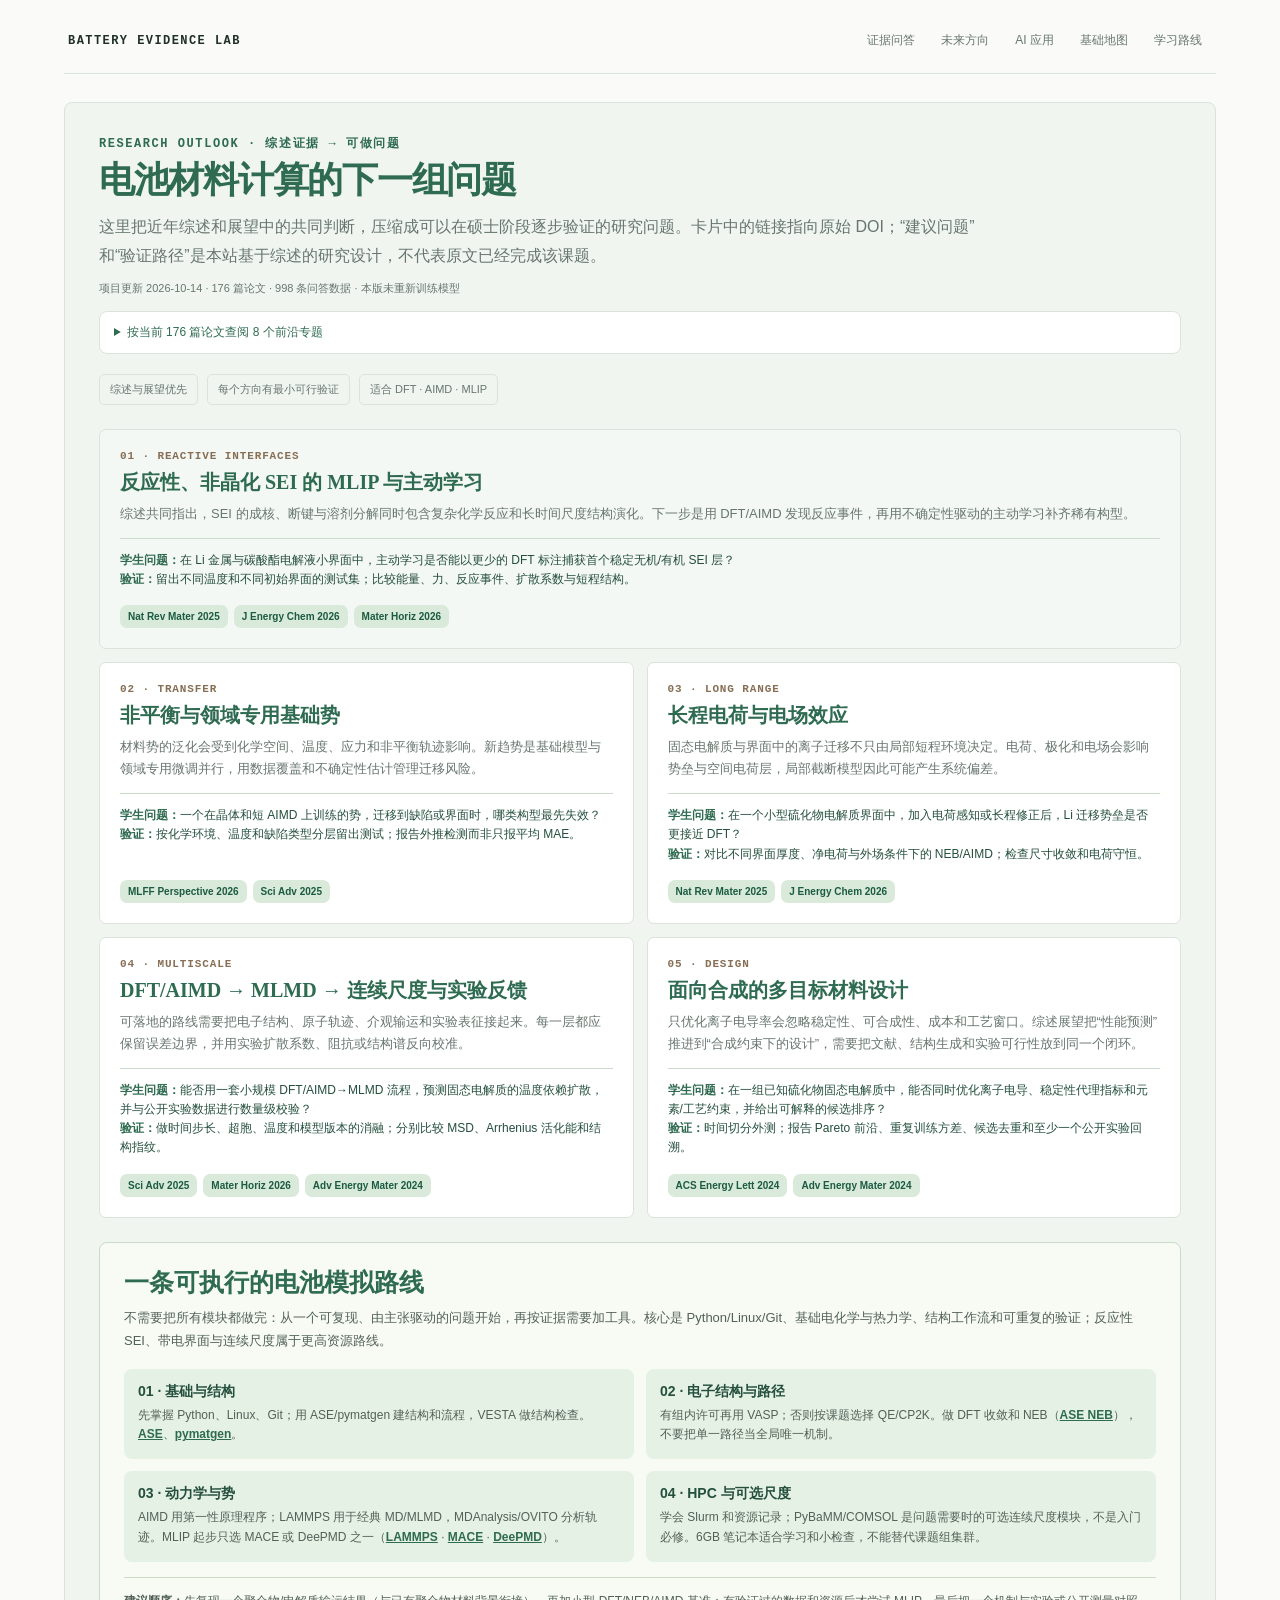
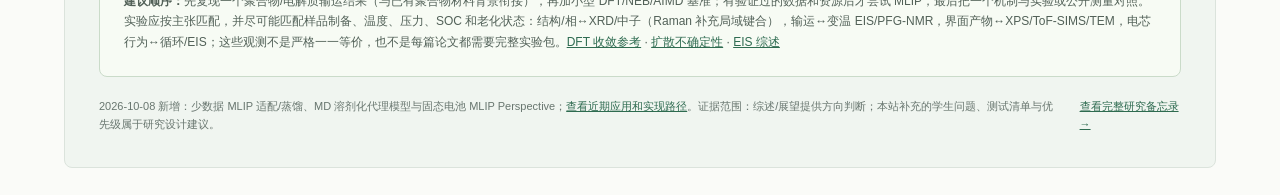
<file: static/future-directions.html>
<!doctype html>
<html lang="zh-CN">
<head>
  <meta charset="utf-8" />
  <meta name="viewport" content="width=device-width, initial-scale=1" />
  <title>未来方向 · Battery Evidence Lab</title>
  <style>
    :root { --ink:#172520; --muted:#67746f; --paper:#f6f4ee; --green:#166647; --orange:#c65f25; --line:#d9ded7; }
    * { box-sizing:border-box; }
    body { margin:0; color:var(--ink); background:var(--paper); font-family:Inter,"Noto Sans SC","Microsoft YaHei",sans-serif; }
    body::before { content:""; position:fixed; inset:0; pointer-events:none; opacity:.45; background-image:radial-gradient(#294e3e18 1px,transparent 1px); background-size:22px 22px; }
    a { color:var(--green); }
    .shell { position:relative; max-width:1200px; margin:0 auto; padding:34px; }
    .site-nav { display:flex; align-items:center; justify-content:space-between; gap:18px; padding:0 4px 16px; border-bottom:1px solid var(--line); }
    .brand { color:var(--ink); font:700 12px/1 ui-monospace,monospace; letter-spacing:.12em; text-transform:uppercase; text-decoration:none; }
    .site-nav-links { display:flex; gap:6px; flex-wrap:wrap; justify-content:flex-end; }
    .site-nav-links a { padding:8px 10px; border-radius:999px; color:var(--muted); font-size:12px; text-decoration:none; }
    .site-nav-links a:hover,.site-nav-links a:focus-visible { background:#d9eee2; color:var(--green); outline:none; }
    .future-section { margin-top:28px; padding:34px; background:#18382e; color:#edf7ef; border:1px solid #2c5c49; border-radius:20px; box-shadow:0 22px 58px rgba(28,53,43,.16); }
    .eyebrow { color:#e6ad70; font:700 12px/1.2 ui-monospace,monospace; letter-spacing:.13em; text-transform:uppercase; }
    h1 { max-width:800px; margin:10px 0 12px; color:#fff; font:650 clamp(31px,4vw,54px)/1.1 Georgia,"Noto Serif SC",serif; letter-spacing:-.035em; }
    .future-lede { max-width:880px; margin:0; color:#c7ded0; line-height:1.8; }
    .future-meta { display:flex; gap:9px; flex-wrap:wrap; margin:20px 0 24px; }
    .future-meta span { padding:7px 10px; border:1px solid #527866; border-radius:999px; color:#d3e8d8; font-size:11px; }
    .future-grid { display:grid; grid-template-columns:repeat(2,minmax(0,1fr)); gap:13px; }
    .future-card { display:flex; flex-direction:column; min-height:220px; padding:20px; background:#f7fbf4; color:var(--ink); border-radius:15px; }
    .future-card.featured { grid-column:1 / -1; background:#e5f1e5; }
    .future-index { color:var(--orange); font:700 11px ui-monospace,monospace; letter-spacing:.08em; }
    .future-card h2 { margin:7px 0 8px; font:650 20px/1.3 Georgia,"Noto Serif SC",serif; }
    .future-card p { margin:0; color:#526158; font-size:13px; line-height:1.7; }
    .future-question { margin-top:13px; padding-top:12px; border-top:1px solid #cadbc9; color:#244f3d; font-size:12px; line-height:1.6; }
    .future-question strong { color:var(--green); }
    .future-links { display:flex; gap:6px; flex-wrap:wrap; margin-top:auto; padding-top:16px; }
    .future-links a { display:inline-flex; padding:6px 8px; border-radius:7px; background:#d9e9da; color:#1b5b41; font-size:10px; font-weight:750; text-decoration:none; }
    .future-links a:hover { background:#c5dec9; }
    .future-bottom { display:flex; align-items:center; justify-content:space-between; gap:16px; margin-top:21px; color:#b8d1c0; font-size:11px; line-height:1.6; }
    .future-bottom a { color:#f0c487; }
    .roadmap { margin-top:24px; padding:24px; background:#f7fbf4; color:var(--ink); border:1px solid #cadbc9; border-radius:15px; }
    .roadmap h2 { margin:0 0 8px; font:650 25px/1.3 Georgia,"Noto Serif SC",serif; }
    .roadmap-lede { margin:0 0 16px; color:#526158; font-size:13px; line-height:1.75; }
    .roadmap-grid { display:grid; grid-template-columns:repeat(2,minmax(0,1fr)); gap:12px; }
    .roadmap-item { padding:14px; background:#e5f1e5; border-radius:11px; }
    .roadmap-item h3 { margin:0 0 5px; color:#244f3d; font-size:14px; }
    .roadmap-item p { margin:0; color:#526158; font-size:12px; line-height:1.65; }
    .roadmap-item a { font-weight:650; }
    .roadmap-note { margin:15px 0 0; padding-top:13px; border-top:1px solid #cadbc9; color:#526158; font-size:12px; line-height:1.7; }
    @media(max-width:720px) { .shell{padding:18px}.site-nav{align-items:flex-start;flex-direction:column}.site-nav-links{justify-content:flex-start}.future-section{padding:22px 18px}.future-grid{grid-template-columns:1fr}.future-card.featured{grid-column:auto}.roadmap{padding:18px}.roadmap-grid{grid-template-columns:1fr}.future-bottom{align-items:flex-start;flex-direction:column} }
  </style>
  <link rel="stylesheet" href="./lab-ui.css">
  <script src="./lab-ui.js"></script>
</head>
<body>

  <div class="shell">
    <nav class="site-nav" aria-label="页面导航">
      <a class="brand" href="./index.html#top">Battery Evidence Lab</a>
      <div class="site-nav-links">
        <a href="./index.html#research-question">证据问答</a>
        <a href="./future-directions.html" aria-current="page">未来方向</a>
        <a href="./ai-battery-applications.html">AI 应用</a>
        <a href="./foundations.html">基础地图</a>
        <a href="./learning-route.html">学习路线</a>
      </div>
    </nav>
    <main class="future-section" aria-labelledby="futureTitle">
      <div class="eyebrow">RESEARCH OUTLOOK · 综述证据 → 可做问题</div>
      <h1 id="futureTitle">电池材料计算的下一组问题</h1>
      <p class="future-lede">这里把近年综述和展望中的共同判断，压缩成可以在硕士阶段逐步验证的研究问题。卡片中的链接指向原始 DOI；“建议问题”和“验证路径”是本站基于综述的研究设计，不代表原文已经完成该课题。</p>
      <p class="project-progress" data-project-progress>项目进度：读取中…</p>
      <details class="route-shortcuts"><summary>按当前 176 篇论文查阅 8 个前沿专题</summary><p>本页概括研究切口；更细的论文分组、基础要求与验证清单见学习路线。分类是研究设计建议，不代表已完成复现。</p><div class="links"><a href="./learning-route.html#frontier-mlip_transport_and_sse">固态电解质与离子输运</a><a href="./learning-route.html#frontier-interfaces_sei_and_dendrites">界面与 SEI/CEI</a><a href="./learning-route.html#frontier-liquid_and_polymer_electrolytes">液态与聚合物电解质</a><a href="./learning-route.html#frontier-cathodes_defects_and_redox">正极、缺陷与氧化还原</a><a href="./learning-route.html#frontier-ai_screening_and_uq">AI 筛选与不确定性</a><a href="./learning-route.html#frontier-multiscale_and_validation">多尺度与实验验证</a><a href="./learning-route.html#frontier-mlip_reliability_and_data_efficiency">MLIP 可靠性与效率</a><a href="./learning-route.html#frontier-autonomous_workflows">可审计工作流与 AI 闭环</a></div></details>
      <div class="future-meta"><span>综述与展望优先</span><span>每个方向有最小可行验证</span><span>适合 DFT · AIMD · MLIP</span></div>
      <div class="future-grid">
        <article class="future-card featured">
          <div class="future-index">01 · REACTIVE INTERFACES</div>
          <h2>反应性、非晶化 SEI 的 MLIP 与主动学习</h2>
          <p>综述共同指出，SEI 的成核、断键与溶剂分解同时包含复杂化学反应和长时间尺度结构演化。下一步是用 DFT/AIMD 发现反应事件，再用不确定性驱动的主动学习补齐稀有构型。</p>
          <div class="future-question"><strong>学生问题：</strong>在 Li 金属与碳酸酯电解液小界面中，主动学习是否能以更少的 DFT 标注捕获首个稳定无机/有机 SEI 层？<br><strong>验证：</strong>留出不同温度和不同初始界面的测试集；比较能量、力、反应事件、扩散系数与短程结构。</div>
          <div class="future-links"><a href="https://doi.org/10.1038/s41578-025-00817-y" target="_blank" rel="noreferrer">Nat Rev Mater 2025</a><a href="https://doi.org/10.1016/j.jechem.2025.08.058" target="_blank" rel="noreferrer">J Energy Chem 2026</a><a href="https://doi.org/10.1039/D5MH01525A" target="_blank" rel="noreferrer">Mater Horiz 2026</a></div>
        </article>
        <article class="future-card">
          <div class="future-index">02 · TRANSFER</div>
          <h2>非平衡与领域专用基础势</h2>
          <p>材料势的泛化会受到化学空间、温度、应力和非平衡轨迹影响。新趋势是基础模型与领域专用微调并行，用数据覆盖和不确定性估计管理迁移风险。</p>
          <div class="future-question"><strong>学生问题：</strong>一个在晶体和短 AIMD 上训练的势，迁移到缺陷或界面时，哪类构型最先失效？<br><strong>验证：</strong>按化学环境、温度和缺陷类型分层留出测试；报告外推检测而非只报平均 MAE。</div>
          <div class="future-links"><a href="https://doi.org/10.1038/s44456-026-00014-4" target="_blank" rel="noreferrer">MLFF Perspective 2026</a><a href="https://doi.org/10.1126/sciadv.aea0638" target="_blank" rel="noreferrer">Sci Adv 2025</a></div>
        </article>
        <article class="future-card">
          <div class="future-index">03 · LONG RANGE</div>
          <h2>长程电荷与电场效应</h2>
          <p>固态电解质与界面中的离子迁移不只由局部短程环境决定。电荷、极化和电场会影响势垒与空间电荷层，局部截断模型因此可能产生系统偏差。</p>
          <div class="future-question"><strong>学生问题：</strong>在一个小型硫化物电解质界面中，加入电荷感知或长程修正后，Li 迁移势垒是否更接近 DFT？<br><strong>验证：</strong>对比不同界面厚度、净电荷与外场条件下的 NEB/AIMD；检查尺寸收敛和电荷守恒。</div>
          <div class="future-links"><a href="https://doi.org/10.1038/s41578-025-00817-y" target="_blank" rel="noreferrer">Nat Rev Mater 2025</a><a href="https://doi.org/10.1016/j.jechem.2025.08.058" target="_blank" rel="noreferrer">J Energy Chem 2026</a></div>
        </article>
        <article class="future-card">
          <div class="future-index">04 · MULTISCALE</div>
          <h2>DFT/AIMD → MLMD → 连续尺度与实验反馈</h2>
          <p>可落地的路线需要把电子结构、原子轨迹、介观输运和实验表征接起来。每一层都应保留误差边界，并用实验扩散系数、阻抗或结构谱反向校准。</p>
          <div class="future-question"><strong>学生问题：</strong>能否用一套小规模 DFT/AIMD→MLMD 流程，预测固态电解质的温度依赖扩散，并与公开实验数据进行数量级校验？<br><strong>验证：</strong>做时间步长、超胞、温度和模型版本的消融；分别比较 MSD、Arrhenius 活化能和结构指纹。</div>
          <div class="future-links"><a href="https://doi.org/10.1126/sciadv.aea0638" target="_blank" rel="noreferrer">Sci Adv 2025</a><a href="https://doi.org/10.1039/D5MH01525A" target="_blank" rel="noreferrer">Mater Horiz 2026</a><a href="https://doi.org/10.1002/aenm.202304480" target="_blank" rel="noreferrer">Adv Energy Mater 2024</a></div>
        </article>
        <article class="future-card">
          <div class="future-index">05 · DESIGN</div>
          <h2>面向合成的多目标材料设计</h2>
          <p>只优化离子电导率会忽略稳定性、可合成性、成本和工艺窗口。综述展望把“性能预测”推进到“合成约束下的设计”，需要把文献、结构生成和实验可行性放到同一个闭环。</p>
          <div class="future-question"><strong>学生问题：</strong>在一组已知硫化物固态电解质中，能否同时优化离子电导、稳定性代理指标和元素/工艺约束，并给出可解释的候选排序？<br><strong>验证：</strong>时间切分外测；报告 Pareto 前沿、重复训练方差、候选去重和至少一个公开实验回溯。</div>
          <div class="future-links"><a href="https://doi.org/10.1021/acsenergylett.4c00821" target="_blank" rel="noreferrer">ACS Energy Lett 2024</a><a href="https://doi.org/10.1002/aenm.202304480" target="_blank" rel="noreferrer">Adv Energy Mater 2024</a></div>
        </article>
      </div>
      <section class="roadmap" aria-labelledby="roadmapTitle">
        <h2 id="roadmapTitle">一条可执行的电池模拟路线</h2>
        <p class="roadmap-lede">不需要把所有模块都做完：从一个可复现、由主张驱动的问题开始，再按证据需要加工具。核心是 Python/Linux/Git、基础电化学与热力学、结构工作流和可重复的验证；反应性 SEI、带电界面与连续尺度属于更高资源路线。</p>
        <div class="roadmap-grid">
          <div class="roadmap-item"><h3>01 · 基础与结构</h3><p>先掌握 Python、Linux、Git；用 ASE/pymatgen 建结构和流程，VESTA 做结构检查。<a href="https://wiki.fysik.dtu.dk/ase/">ASE</a>、<a href="https://pymatgen.org/">pymatgen</a>。</p></div>
          <div class="roadmap-item"><h3>02 · 电子结构与路径</h3><p>有组内许可再用 VASP；否则按课题选择 QE/CP2K。做 DFT 收敛和 NEB（<a href="https://ase.gitlab.io/ase/ase/neb.html">ASE NEB</a>），不要把单一路径当全局唯一机制。</p></div>
          <div class="roadmap-item"><h3>03 · 动力学与势</h3><p>AIMD 用第一性原理程序；LAMMPS 用于经典 MD/MLMD，MDAnalysis/OVITO 分析轨迹。MLIP 起步只选 MACE 或 DeePMD 之一（<a href="https://docs.lammps.org/">LAMMPS</a> · <a href="https://mace-docs.readthedocs.io/en/latest/">MACE</a> · <a href="https://docs.deepmodeling.com/projects/deepmd/en/latest/">DeePMD</a>）。</p></div>
          <div class="roadmap-item"><h3>04 · HPC 与可选尺度</h3><p>学会 Slurm 和资源记录；PyBaMM/COMSOL 是问题需要时的可选连续尺度模块，不是入门必修。6GB 笔记本适合学习和小检查，不能替代课题组集群。</p></div>
        </div>
        <p class="roadmap-note"><strong>建议顺序：</strong>先复现一个聚合物/电解质输运结果（与已有聚合物材料背景衔接），再加小型 DFT/NEB/AIMD 基准；有验证过的数据和资源后才尝试 MLIP，最后把一个机制与实验或公开测量对照。实验应按主张匹配，并尽可能匹配样品制备、温度、压力、SOC 和老化状态：结构/相↔XRD/中子（Raman 补充局域键合），输运↔变温 EIS/PFG-NMR，界面产物↔XPS/ToF-SIMS/TEM，电芯行为↔循环/EIS；这些观测不是严格一一等价，也不是每篇论文都需要完整实验包。<a href="https://docs.materialsproject.org/methodology/materials-methodology/calculation-details/gga%2Bu-calculations/parameters-and-convergence">DFT 收敛参考</a> · <a href="https://doi.org/10.1002/jcc.27090">扩散不确定性</a> · <a href="https://doi.org/10.1002/celc.202100108">EIS 综述</a></p>
      </section>
      <div class="future-bottom"><span>2026-10-08 新增：少数据 MLIP 适配/蒸馏、MD 溶剂化代理模型与固态电池 MLIP Perspective；<a href="./ai-battery-applications.html#recent">查看近期应用和实现路径</a>。证据范围：综述/展望提供方向判断；本站补充的学生问题、测试清单与优先级属于研究设计建议。</span><a href="./guides/BATTERY_COMPUTATION_FUTURE_DIRECTIONS.md">查看完整研究备忘录 →</a></div>
    </main>
  </div>
</body>
</html>
</file>
<file: docs/tutorials.css>
.tutorials{margin-top:28px;padding:30px}.tutorials h2{font:650 32px Georgia,"Microsoft YaHei",serif;margin:10px 0}.tutorial-intro,.tutorial-footnote{color:var(--muted);line-height:1.8;max-width:860px}.tutorial-switch{display:flex;gap:10px;margin:22px 0;flex-wrap:wrap}.tutorial-switch button{min-height:44px;background:#e9eee8;color:#365747}.tutorial-switch button[aria-pressed=true]{background:var(--green);color:white}.tutorial-layout{display:grid;grid-template-columns:280px 1fr;gap:24px}.tutorial-nav{display:flex;flex-direction:column;gap:8px}.tutorial-nav button{text-align:left;padding:14px;line-height:1.5;background:#f1f3ed;color:#43534b;border:1px solid var(--line)}.tutorial-nav button[aria-current=step]{background:#d9eee2;border-color:#438866}.tutorial-stage{min-width:0}.tutorial-stage h3{font-size:23px;margin:0 0 12px}.tutorial-stage p,.tutorial-stage li{line-height:1.85}.tutorial-stage ol{padding-left:23px}.tutorial-art{width:100%;max-height:250px;background:#edf4ee;border-radius:14px;border:1px solid var(--line)}.tutorial-check{background:#e7f2e9;border-left:4px solid #40825d;padding:12px 16px;border-radius:8px;line-height:1.7}.tutorial-caution{color:#875025;font-size:13px}.tutorial-stage pre{padding:16px;background:#182e27;color:#e7f3eb;border-radius:12px;overflow:auto;line-height:1.65;font-size:13px}.tutorial-stage details{margin:14px 0;padding:12px;border:1px solid var(--line);border-radius:10px}.tutorial-stage summary{cursor:pointer;font-weight:700}.tutorial-stage a{overflow-wrap:anywhere}.tutorial-bottom{display:flex;justify-content:space-between;gap:12px;margin-top:20px}.tutorial-bottom button{min-height:40px}.tutorial-footnote{font-size:12px;margin-top:24px}.tutorial-stage .tutorial-label{color:var(--orange);font:700 12px monospace;margin-bottom:8px}@media(max-width:750px){.tutorials{padding:18px}.tutorial-layout{grid-template-columns:1fr}.tutorial-nav{display:grid;grid-template-columns:1fr 1fr}.tutorial-nav button{font-size:12px;padding:10px}.tutorials h2{font-size:26px}}
.lesson-progress{display:flex;align-items:center;gap:16px;margin-bottom:18px;font-size:12px;color:var(--green)}.lesson-progress progress{flex:1;max-width:220px;accent-color:var(--green)}.lesson-complete{display:flex;align-items:center;gap:10px;margin:20px 0;padding:14px;background:#edf4ee;border-radius:10px;line-height:1.6;font-size:13px}.lesson-complete input{width:18px;height:18px;accent-color:var(--green);flex-shrink:0}.lesson-download{min-height:40px;padding:10px 14px;line-height:1.5;background:#e5eee7;color:#28553e}.tutorial-stage dt{font-weight:700;margin-top:12px}.tutorial-stage dd{margin:5px 0 12px;color:var(--muted);line-height:1.7}.tutorial-nav{align-self:start}.tutorials button:focus-visible{outline:3px solid #ca7f39;outline-offset:3px}
.beginner-guide{border:1px solid #c7d9cd;border-radius:14px;padding:22px;margin:24px 0;background:#f6faf5}.beginner-guide .tutorial-label{font-size:14px;line-height:1.7}.beginner-actions li{padding:8px 0 8px 5px;border-bottom:1px solid #e0e8df}.beginner-actions li::marker{color:var(--green);font-weight:bold}.beginner-expected{padding:14px;background:#e9f1e7;border-radius:9px;line-height:1.8}.lesson-download{margin:4px 8px 4px 0}@media(max-width:620px){.beginner-guide{padding:14px}.beginner-actions{padding-left:20px}}
</file>
<file: docs/lab-ui.css>
/* Shared quiet visual baseline. Pages keep their existing structure/content. */
:root {
  --paper: #fafbf8;
  --ink: #203029;
  --muted: #68766f;
  --card: #ffffff;
  --line: #dbe3dc;
  --green: #2e6b50;
  --mint: #edf5ef;
  --orange: #876e54;
  --shadow: none;
}
body { background: var(--paper) !important; color: var(--ink) !important; }
body::before { display: none !important; }
.shell { max-width: 1200px !important; padding: 24px !important; }
.panel, .card, .topic, .resource, .paper-card, .e-card, .future-section,
.band, .code-section, .tutorials, .future-teaser, .modal-card { box-shadow: none !important; }
.panel, .card, .topic, .resource, .paper-card, .e-card, .code-section,
.tutorials, .future-teaser { border-radius: 8px !important; }
.future-section, .band { border-radius: 8px !important; background: #f0f5f0 !important; color: var(--ink) !important; border-color: var(--line) !important; }
.future-section h1, .future-section h2, .band h2, .future-section .eyebrow { color: var(--green) !important; }
.future-lede, .band p { color: var(--muted) !important; }
.future-card, .step { border: 1px solid var(--line); border-radius: 7px !important; background: #fff !important; }
.future-card.featured { background: #f4f8f4 !important; }
.future-card p, .step p { color: var(--muted) !important; }
.site-nav-links a, .filter-chip, .chip { border-radius: 5px !important; }
button { border-radius: 6px !important; }
.stat, .future-meta span, .meta span { border-radius: 5px !important; }
.future-meta span { color: var(--muted) !important; border-color: var(--line) !important; }
.future-bottom { color: var(--muted) !important; }
.future-bottom a { color: var(--green) !important; }
.roadmap, .roadmap-item { border-radius: 8px !important; }
.notice { background: #f3f7f3 !important; border-left-color: var(--green) !important; color: #52655b !important; }
.paper-title-zh { display: block; margin-top: 3px; color: var(--muted); font-size: .86em; font-weight: 400; line-height: 1.45; }
.paper-title-en { display: block; }
.paper-title-zh { font-size: 11px; }
.project-progress { margin: 10px 0 0; color: var(--muted); font-size: 11px; line-height: 1.45; }
.title-map-notice { margin: 5px 0 0; color: var(--muted); font-size: 11px; }
header h1 { font-size: clamp(28px, 4vw, 36px) !important; }
.future-section h1 { font-size: clamp(28px, 4vw, 36px) !important; }
header { align-items: flex-start !important; }
.service-details { max-width: 330px; color: var(--muted); font-size: 12px; text-align: right; }
.service-details summary { cursor: pointer; padding: 3px 0; }
.service-details .stats { margin-top: 10px; gap: 6px; }
.stat { font-size: 11px !important; padding: 7px 9px !important; }
.workspace .empty { min-height: 240px !important; }
.workspace .empty .mark { transform: none !important; width: 52px !important; height: 52px !important; border-radius: 8px !important; }
.examples { gap: 6px; }
.agent-trace { max-height: 120px; overflow: auto; }
.paper-tags { gap: 3px; }
.scope-note { margin-top: 14px; color: var(--muted); font-size: 12px; }
.scope-note summary { cursor: pointer; }
.route-shortcuts { margin: 14px 0 0; padding: 12px 14px; border: 1px solid var(--line); background: #fff; border-radius: 8px; font-size: 12px; }
.route-shortcuts summary { cursor: pointer; color: var(--green); }
.route-shortcuts p { color: var(--muted); line-height: 1.6; }
.route-shortcuts .links { display: flex; flex-wrap: wrap; gap: 9px 16px; }
@media (max-width: 700px) { .shell { padding: 16px !important; } }
</file>
<file: static/lab-ui.css>
/* Shared quiet visual baseline. Pages keep their existing structure/content. */
:root {
  --paper: #fafbf8;
  --ink: #203029;
  --muted: #68766f;
  --card: #ffffff;
  --line: #dbe3dc;
  --green: #2e6b50;
  --mint: #edf5ef;
  --orange: #876e54;
  --shadow: none;
}
body { background: var(--paper) !important; color: var(--ink) !important; }
body::before { display: none !important; }
.shell { max-width: 1200px !important; padding: 24px !important; }
.panel, .card, .topic, .resource, .paper-card, .e-card, .future-section,
.band, .code-section, .tutorials, .future-teaser, .modal-card { box-shadow: none !important; }
.panel, .card, .topic, .resource, .paper-card, .e-card, .code-section,
.tutorials, .future-teaser { border-radius: 8px !important; }
.future-section, .band { border-radius: 8px !important; background: #f0f5f0 !important; color: var(--ink) !important; border-color: var(--line) !important; }
.future-section h1, .future-section h2, .band h2, .future-section .eyebrow { color: var(--green) !important; }
.future-lede, .band p { color: var(--muted) !important; }
.future-card, .step { border: 1px solid var(--line); border-radius: 7px !important; background: #fff !important; }
.future-card.featured { background: #f4f8f4 !important; }
.future-card p, .step p { color: var(--muted) !important; }
.site-nav-links a, .filter-chip, .chip { border-radius: 5px !important; }
button { border-radius: 6px !important; }
.stat, .future-meta span, .meta span { border-radius: 5px !important; }
.future-meta span { color: var(--muted) !important; border-color: var(--line) !important; }
.future-bottom { color: var(--muted) !important; }
.future-bottom a { color: var(--green) !important; }
.roadmap, .roadmap-item { border-radius: 8px !important; }
.notice { background: #f3f7f3 !important; border-left-color: var(--green) !important; color: #52655b !important; }
.paper-title-zh { display: block; margin-top: 3px; color: var(--muted); font-size: .86em; font-weight: 400; line-height: 1.45; }
.paper-title-en { display: block; }
.paper-title-zh { font-size: 11px; }
.project-progress { margin: 10px 0 0; color: var(--muted); font-size: 11px; line-height: 1.45; }
.title-map-notice { margin: 5px 0 0; color: var(--muted); font-size: 11px; }
header h1 { font-size: clamp(28px, 4vw, 36px) !important; }
.future-section h1 { font-size: clamp(28px, 4vw, 36px) !important; }
header { align-items: flex-start !important; }
.service-details { max-width: 330px; color: var(--muted); font-size: 12px; text-align: right; }
.service-details summary { cursor: pointer; padding: 3px 0; }
.service-details .stats { margin-top: 10px; gap: 6px; }
.stat { font-size: 11px !important; padding: 7px 9px !important; }
.workspace .empty { min-height: 240px !important; }
.workspace .empty .mark { transform: none !important; width: 52px !important; height: 52px !important; border-radius: 8px !important; }
.examples { gap: 6px; }
.agent-trace { max-height: 120px; overflow: auto; }
.paper-tags { gap: 3px; }
.scope-note { margin-top: 14px; color: var(--muted); font-size: 12px; }
.scope-note summary { cursor: pointer; }
.route-shortcuts { margin: 14px 0 0; padding: 12px 14px; border: 1px solid var(--line); background: #fff; border-radius: 8px; font-size: 12px; }
.route-shortcuts summary { cursor: pointer; color: var(--green); }
.route-shortcuts p { color: var(--muted); line-height: 1.6; }
.route-shortcuts .links { display: flex; flex-wrap: wrap; gap: 9px 16px; }
@media (max-width: 700px) { .shell { padding: 16px !important; } }
</file>
